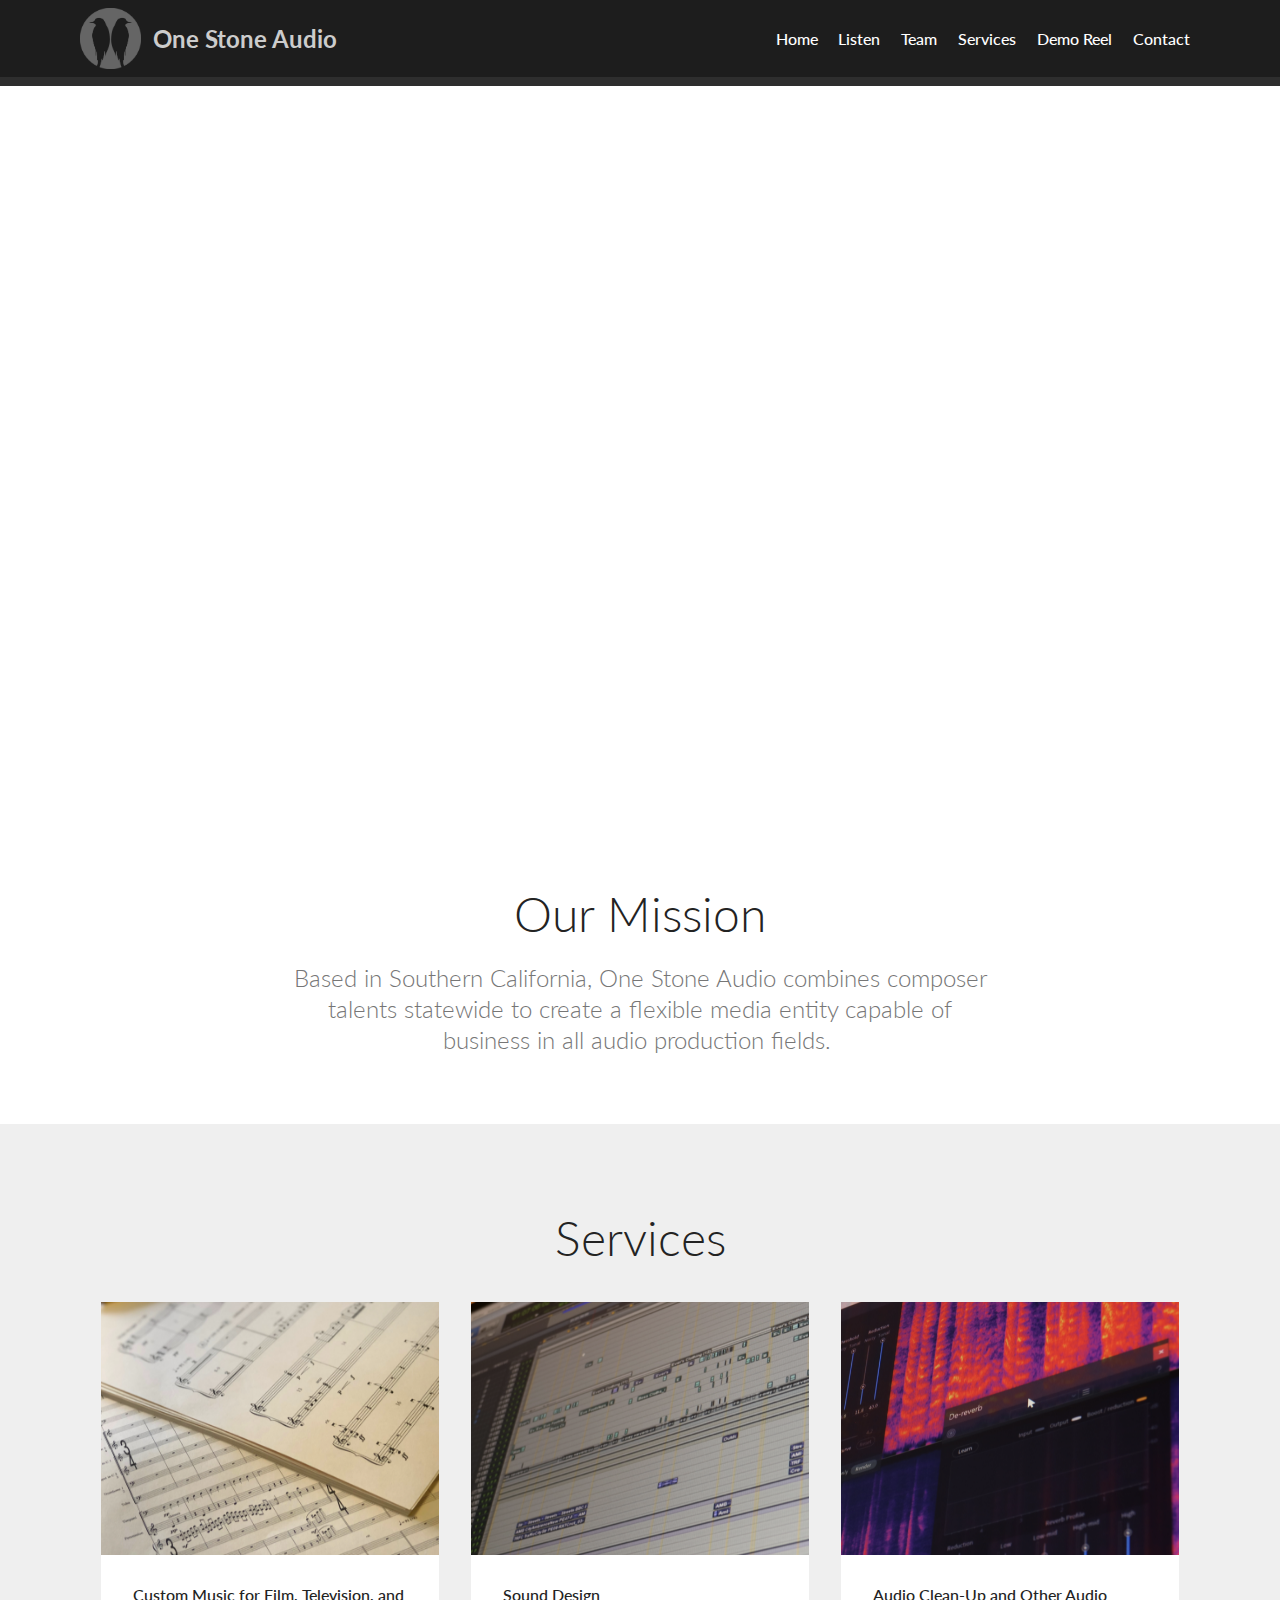
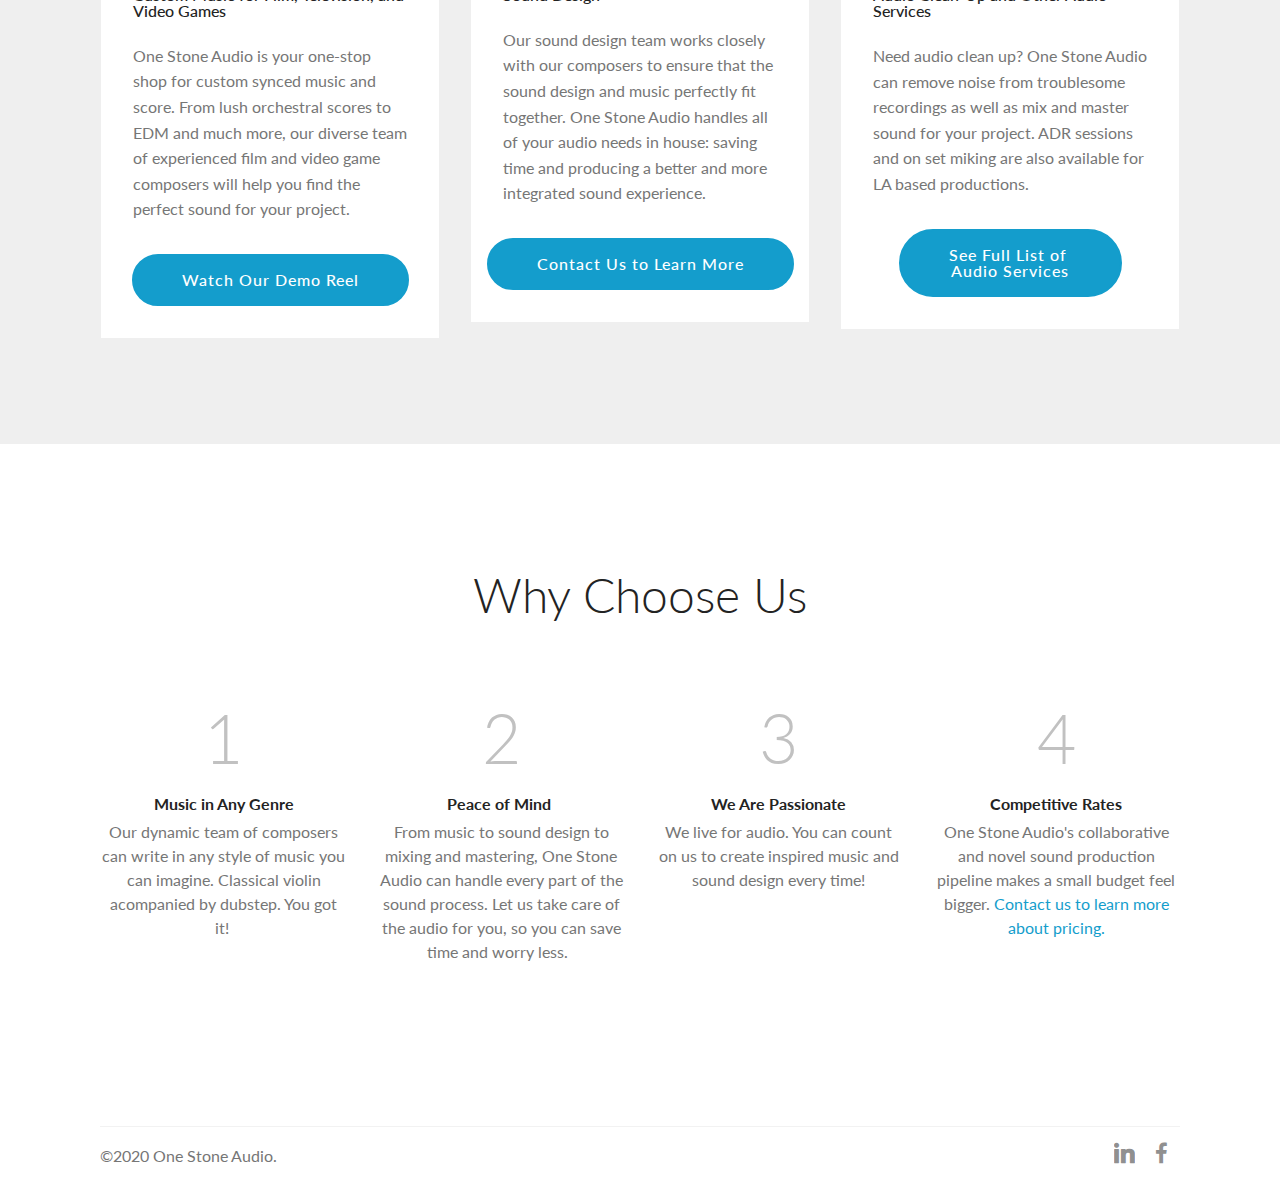
<file: index.html>
<!DOCTYPE html>
<html  >
<head>
  <!-- Site made with Mobirise Website Builder v4.12.4, https://mobirise.com -->
  <meta charset="UTF-8">
  <meta http-equiv="X-UA-Compatible" content="IE=edge">
  <meta name="generator" content="Mobirise v4.12.4, mobirise.com">
  <meta name="viewport" content="width=device-width, initial-scale=1, minimum-scale=1">
  <link rel="shortcut icon" href="assets/images/one-stone-logo.png" type="image/x-icon">
 
  <meta name="title" content="One Stone Audio Home - Music and Sound Design for Film and Video Games">
<meta name="description" content="One Stone Audio combines composer and sound designer talents to create a flexible media entity capable of business in all audio production fields. ">
<meta name="keywords" content="music, score, composer, film, video games, audio, sound design, composer">
<meta name="robots" content="index, follow">
<meta http-equiv="Content-Type" content="text/html; charset=utf-8">
<meta name="language" content="English">
<meta name="revisit-after" content="5 days">

  
  
  <title>Home</title>
  <link rel="stylesheet" href="assets/web/assets/mobirise-icons/mobirise-icons.css">
  <link rel="stylesheet" href="assets/bootstrap/css/bootstrap.min.css">
  <link rel="stylesheet" href="assets/bootstrap/css/bootstrap-grid.min.css">
  <link rel="stylesheet" href="assets/bootstrap/css/bootstrap-reboot.min.css">
  <link rel="stylesheet" href="assets/tether/tether.min.css">
  <link rel="stylesheet" href="assets/dropdown/css/style.css">
  <link rel="stylesheet" href="assets/socicon/css/styles.css">
  <link rel="stylesheet" href="assets/theme/css/style.css">
  <link rel="preload" as="style" href="assets/mobirise/css/mbr-additional.css"><link rel="stylesheet" href="assets/mobirise/css/mbr-additional.css" type="text/css">
  
  <!-- Global site tag (gtag.js) - Google Analytics -->
<script async src="https://www.googletagmanager.com/gtag/js?id=UA-174538775-1"></script>
<script>
  window.dataLayer = window.dataLayer || [];
  function gtag(){dataLayer.push(arguments);}
  gtag('js', new Date());

  gtag('config', 'UA-174538775-1');
</script>


  
</head>
<body>
  <section class="menu cid-s3xe0LIO3Q" once="menu" id="menu1-0">

    

    <nav class="navbar navbar-expand beta-menu navbar-dropdown align-items-center navbar-fixed-top navbar-toggleable-sm">
        <button class="navbar-toggler navbar-toggler-right" type="button" data-toggle="collapse" data-target="#navbarSupportedContent" aria-controls="navbarSupportedContent" aria-expanded="false" aria-label="Toggle navigation">
            <div class="hamburger">
                <span></span>
                <span></span>
                <span></span>
                <span></span>
            </div>
        </button>
        <div class="menu-logo">
            <div class="navbar-brand">
                <span class="navbar-logo">
                    <a href="index.html">
                         <img src="assets/images/one-stone-logo.png" alt="One Stone Audio" title="" style="height: 3.8rem;">
                    </a>
                </span>
                <span class="navbar-caption-wrap"><a class="navbar-caption text-danger display-5" href="index.html">
                        One Stone Audio</a></span>
            </div>
        </div>
        <div class="collapse navbar-collapse" id="navbarSupportedContent">
            <ul class="navbar-nav nav-dropdown nav-right" data-app-modern-menu="true"><li class="nav-item">
                    <a class="nav-link link text-white display-4" href="index.html">Home</a>
                </li><li class="nav-item"><a class="nav-link link text-white display-4" href="listen.html">Listen</a></li><li class="nav-item"><a class="nav-link link text-white display-4" href="team.html">Team</a></li>
                <li class="nav-item">
                    <a class="nav-link link text-white display-4" href="services.html">Services</a>
                </li>
              <li class="nav-item"><a class="nav-link link text-white display-4" href="demoreel.html">Demo Reel</a></li>
              <li class="nav-item"><a class="nav-link link text-white display-4" href="contact.html">Contact</a></li></ul>
            
        </div>
    </nav>
</section>

<section class="engine"><a href="">free css templates</a></section><section once="footers" class="cid-s3xeMlbqXs" id="footer6-1">

    

    

    <div class="container">
        <div class="media-container-row align-center mbr-white">
            <div class="col-12">
                <p class="mbr-text mb-0 mbr-fonts-style display-7">
                    one stone audio
                </p>
            </div>
        </div>
    </div>
</section>

<section class="cid-s4bJv3gTr4" id="video3-1o">

    
    
    <figure class="mbr-figure align-center container">
        <div class="video-block" style="width: 100%;">
            <div><iframe class="mbr-embedded-video" src="https://www.youtube.com/embed/HEeKEgPKRps?rel=0&amp;amp;showinfo=0&amp;autoplay=0&amp;loop=0" width="1280" height="720" frameborder="0" allowfullscreen></iframe></div>
        </div>
    </figure>
</section>

<section class="mbr-section content4 cid-s3xfy9XUdk" id="content4-3">

    

    <div class="container">
        <div class="media-container-row">
            <div class="title col-12 col-md-8">
                <h2 class="align-center pb-3 mbr-fonts-style display-2">
                    Our Mission</h2>
                <h3 class="mbr-section-subtitle align-center mbr-light mbr-fonts-style display-5">Based in Southern California, One Stone Audio combines composer talents statewide to create a flexible media entity capable of business in all audio production fields.&nbsp;</h3>
                
            </div>
        </div>
    </div>
</section>

<section class="features3 cid-s476IHUMYf" id="features3-1j">

    

    
    <div class="container">
            <h2 class="align-center pb-3 mbr-fonts-style display-2">
                    Services</h2>
        <div class="media-container-row">
            <div class="card p-3 col-12 col-md-6 col-lg-4">
                <div class="card-wrapper">
                    <div class="card-img">
                        <img src="assets/images/homephoto-3.png" alt="one stone audio" title="">
                    </div>
                    <div class="card-box">
                        <h4 class="card-title mbr-fonts-style display-7">Custom Music for Film, Television, and Video Games</h4>
                        <p class="mbr-text mbr-fonts-style display-7">
                            One Stone Audio is your one-stop shop for custom synced music and score. From lush orchestral scores to EDM and much more, our diverse team of experienced film and video game composers will help you find the perfect sound for your project.
                        </p>
                    </div>
                    <div class="mbr-section-btn text-center"><a href="demoreel.html" class="btn btn-primary display-4">
                            Watch Our Demo Reel</a></div>
                </div>
            </div>

            <div class="card p-3 col-12 col-md-6 col-lg-4">
                <div class="card-wrapper">
                    <div class="card-img">
                        <img src="assets/images/homephoto-4.png" alt="one stone audio" title="">
                    </div>
                    <div class="card-box">
                        <h4 class="card-title mbr-fonts-style display-7"><div><span style="color: inherit; font-size: 1rem;">Sound Design</span><br></div></h4>
                        <p class="mbr-text mbr-fonts-style display-7">
                            Our sound design team works closely with our composers to ensure that the sound design and music perfectly fit together. One Stone Audio handles all of your audio needs in house: saving time and producing a better and more integrated sound experience. 
                        </p>
                    </div>
                    <div class="mbr-section-btn text-center"><a href="contact.html" class="btn btn-primary display-4">Contact Us to Learn More
                        </a></div>
                </div>
            </div>

            <div class="card p-3 col-12 col-md-6 col-lg-4">
                <div class="card-wrapper">
                    <div class="card-img">
                        <img src="assets/images/homephoto-5.png" alt="one stone audio" title="">
                    </div>
                    <div class="card-box">
                        <h4 class="card-title mbr-fonts-style display-7"><div><span style="color: inherit; font-size: 1rem;">Audio Clean-Up and Other Audio Services</span><br></div></h4>
                        <p class="mbr-text mbr-fonts-style display-7">Need audio clean up? One Stone Audio can remove noise from troublesome recordings as well as mix and master sound for your project. ADR sessions and on set miking are also available for LA based productions.
                        </p>
                    </div>
                    <div class="mbr-section-btn text-center"><a href="services.html" class="btn btn-primary display-4">
                            See Full List of&nbsp;<br>Audio Services</a></div>
                </div>
            </div>

            
        </div>
    </div>
</section>

<section class="counters6 counters cid-s476b4HI2S" id="counters6-1h">

    

    

    <div class="container pt-4 mt-2">
        <h2 class="mbr-section-title pb-3 align-center mbr-fonts-style display-2">Why Choose Us</h2>
        <h3 class="mbr-section-subtitle pb-5 align-center mbr-fonts-style display-5"></h3>
        <div>
                <div class="cards-container">
                    <div class="card col-12 col-md-6 col-lg-3 pb-md-4">
                        <div class="panel-item align-center">
                            <div class="card-img pb-3">
                                <h3 class="img-text mbr-fonts-style display-1">1</h3>
                            </div>
                            <div class="card-text">
                                <h4 class="mbr-content-title mbr-bold mbr-fonts-style display-7">Music in Any Genre</h4>
                                <p class="mbr-content-text mbr-fonts-style display-7">
                                    Our dynamic team of composers can write in any style of music you can imagine. Classical violin acompanied by dubstep. You got it!&nbsp;</p>
                            </div>
                        </div>
                    </div>
                    <div class="card col-12 col-md-6 col-lg-3 pb-md-4">
                        <div class="panel-item align-center">
                            <div class="card-img pb-3">
                                <h3 class="img-text mbr-fonts-style display-1">2</h3>
                            </div>
                            <div class="card-text">
                                <h4 class="mbr-content-title mbr-bold mbr-fonts-style display-7">Peace of Mind&nbsp;</h4>
                                <p class="mbr-content-text mbr-fonts-style display-7">From music to sound design to mixing and mastering, One Stone Audio can handle every part of the sound process. Let us take care of the audio for you, so you can save time and worry less. &nbsp;</p>
                            </div>
                        </div>
                    </div>
                    <div class="card col-12 col-md-6 col-lg-3">
                        <div class="panel-item align-center">
                            <div class="card-img pb-3">
                                <h3 class="img-text mbr-fonts-style display-1">3</h3>
                            </div>
                            <div class="card-text">
                                <h4 class="mbr-content-title mbr-bold mbr-fonts-style display-7">We Are Passionate</h4>
                                <p class="mbr-content-text mbr-fonts-style display-7">
                                        We live for audio. You can count on us to create inspired music and sound design every time!</p>
                            </div>
                        </div>
                    </div>
                    <div class="card col-12 col-md-6 col-lg-3 last-child">
                        <div class="panel-item align-center">
                            <div class="card-img pb-3">
                                <h3 class="img-text mbr-fonts-style display-1">4</h3>
                            </div>
                            <div class="card-texts">
                                <h4 class="mbr-content-title mbr-bold mbr-fonts-style display-7">
                                    Competitive Rates</h4>
                                <p class="mbr-content-text mbr-fonts-style display-7">One Stone Audio's collaborative and novel sound production pipeline makes a small budget feel bigger. <a href="contact.html">Contact us to learn more about pricing.</a></p>
                            </div>
                        </div>
                    </div>
                </div>
            </div>
    </div>
</section>

<section class="cid-s3xeOrlrfE" id="footer5-2">

    

    

    <div class="container">
        <div class="media-container-row">
            <div class="col-md-3">
                
            </div>
            <div class="col-md-9">
                <p class="mbr-text align-right links mbr-fonts-style display-7"></p>
            </div>
        </div>
        <div class="footer-lower">
            <div class="media-container-row">
                <div class="col-md-12">
                    <hr>
                </div>
            </div>
            <div class="media-container-row mbr-white">
                <div class="col-md-6 copyright">
                    <p class="mbr-text mbr-fonts-style display-7">
                        ©2020 One Stone Audio.
                    </p>
                </div>
                <div class="col-md-6">
                    <div class="social-list align-right">
                        <div class="soc-item">
                            <a href="https://www.linkedin.com/company/one-stone-audio/" target="_blank">
                                <span class="mbr-iconfont mbr-iconfont-social socicon-linkedin socicon"></span>
                            </a>
                        </div>
                        <div class="soc-item">
                            <a href="https://www.facebook.com/onestoneaudio" target="_blank">
                                <span class="mbr-iconfont mbr-iconfont-social socicon-facebook socicon"></span>
                            </a>
                        </div>
                        
                        
                        
                        
                    </div>
                </div>
            </div>
        </div>
    </div>
</section>


  <script src="assets/web/assets/jquery/jquery.min.js"></script>
  <script src="assets/popper/popper.min.js"></script>
  <script src="assets/bootstrap/js/bootstrap.min.js"></script>
  <script src="assets/tether/tether.min.js"></script>
  <script src="assets/smoothscroll/smooth-scroll.js"></script>
  <script src="assets/dropdown/js/nav-dropdown.js"></script>
  <script src="assets/dropdown/js/navbar-dropdown.js"></script>
  <script src="assets/touchswipe/jquery.touch-swipe.min.js"></script>
  <script src="assets/theme/js/script.js"></script>
  
  
</body>
</html>
</file>
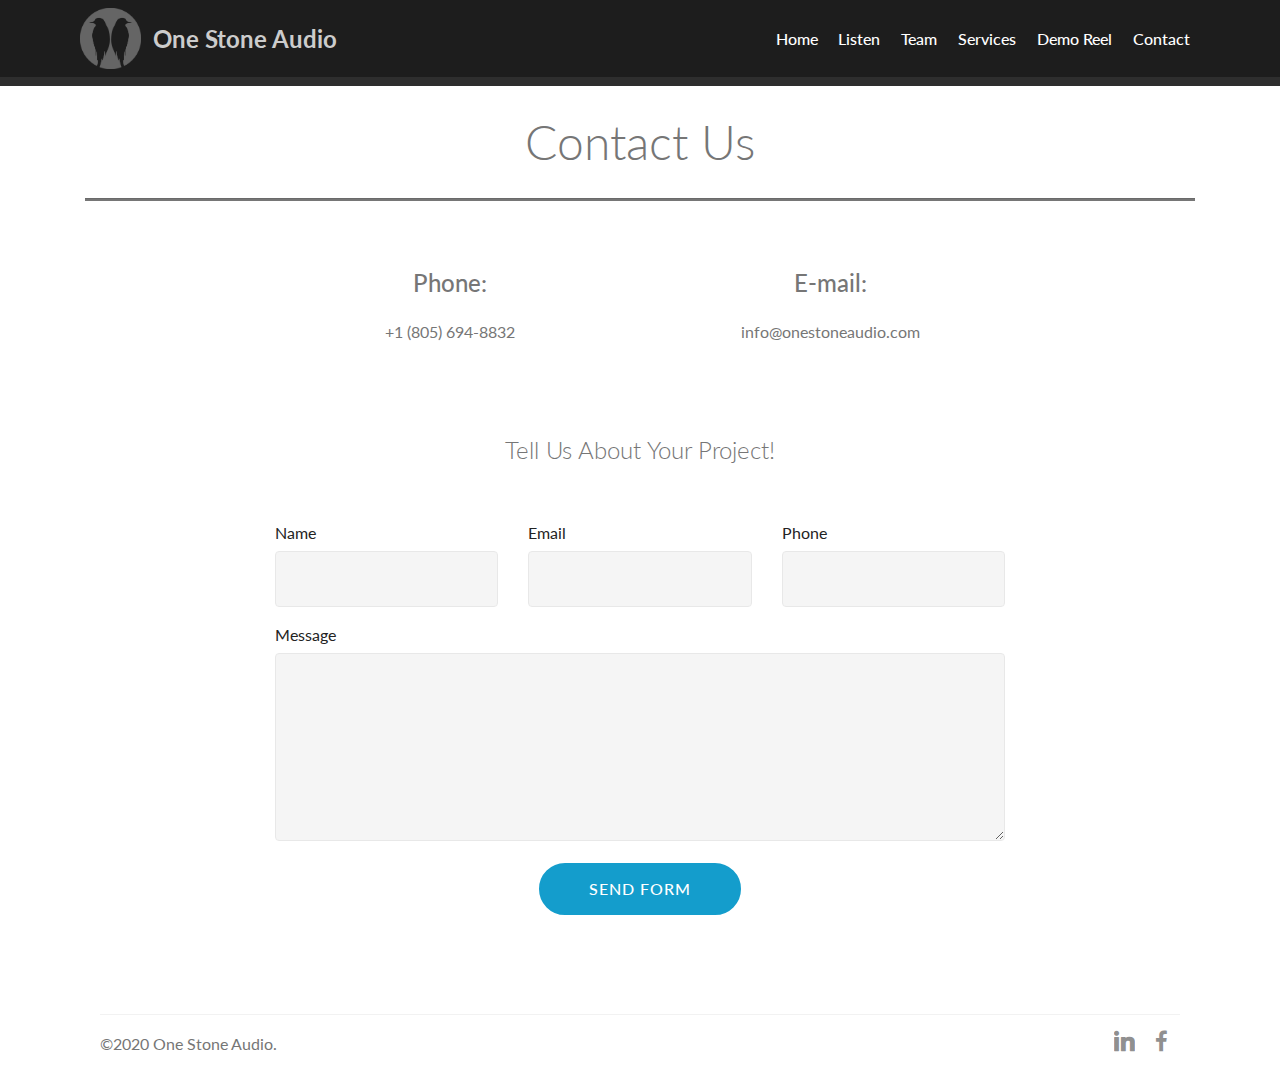
<file: contact.html>
<!DOCTYPE html>
<html  >
<head>
  <!-- Site made with Mobirise Website Builder v4.12.4, https://mobirise.com -->
  <meta charset="UTF-8">
  <meta http-equiv="X-UA-Compatible" content="IE=edge">
  <meta name="generator" content="Mobirise v4.12.4, mobirise.com">
  <meta name="viewport" content="width=device-width, initial-scale=1, minimum-scale=1">
  <link rel="shortcut icon" href="assets/images/one-stone-logo.png" type="image/x-icon">
  <meta name="description" content="Web Creator Description">
  
  
  <title>Contact</title>
  <link rel="stylesheet" href="assets/web/assets/mobirise-icons/mobirise-icons.css">
  <link rel="stylesheet" href="assets/bootstrap/css/bootstrap.min.css">
  <link rel="stylesheet" href="assets/bootstrap/css/bootstrap-grid.min.css">
  <link rel="stylesheet" href="assets/bootstrap/css/bootstrap-reboot.min.css">
  <link rel="stylesheet" href="assets/socicon/css/styles.css">
  <link rel="stylesheet" href="assets/dropdown/css/style.css">
  <link rel="stylesheet" href="assets/tether/tether.min.css">
  <link rel="stylesheet" href="assets/theme/css/style.css">
  <link rel="preload" as="style" href="assets/mobirise/css/mbr-additional.css"><link rel="stylesheet" href="assets/mobirise/css/mbr-additional.css" type="text/css">
  
  <!-- Global site tag (gtag.js) - Google Analytics -->
<script async src="https://www.googletagmanager.com/gtag/js?id=UA-174538775-1"></script>
<script>
  window.dataLayer = window.dataLayer || [];
  function gtag(){dataLayer.push(arguments);}
  gtag('js', new Date());

  gtag('config', 'UA-174538775-1');
</script>


  
</head>
<body>
  <section class="menu cid-s3CsjUuFHe" once="menu" id="menu1-i">

    

    <nav class="navbar navbar-expand beta-menu navbar-dropdown align-items-center navbar-fixed-top navbar-toggleable-sm">
        <button class="navbar-toggler navbar-toggler-right" type="button" data-toggle="collapse" data-target="#navbarSupportedContent" aria-controls="navbarSupportedContent" aria-expanded="false" aria-label="Toggle navigation">
            <div class="hamburger">
                <span></span>
                <span></span>
                <span></span>
                <span></span>
            </div>
        </button>
        <div class="menu-logo">
            <div class="navbar-brand">
                <span class="navbar-logo">
                    <a href="index.html">
                         <img src="assets/images/one-stone-logo.png" alt="One Stone Audio" title="" style="height: 3.8rem;">
                    </a>
                </span>
                <span class="navbar-caption-wrap"><a class="navbar-caption text-danger display-5" href="index.html">
                        One Stone Audio</a></span>
            </div>
        </div>
        <div class="collapse navbar-collapse" id="navbarSupportedContent">
            <ul class="navbar-nav nav-dropdown nav-right" data-app-modern-menu="true"><li class="nav-item">
                    <a class="nav-link link text-white display-4" href="index.html">Home</a>
                </li><li class="nav-item"><a class="nav-link link text-white display-4" href="listen.html">Listen</a></li><li class="nav-item"><a class="nav-link link text-white display-4" href="team.html">Team</a></li>
                <li class="nav-item">
                    <a class="nav-link link text-white display-4" href="services.html">Services</a>
                </li>
              <li class="nav-item"><a class="nav-link link text-white display-4" href="demoreel.html">Demo Reel</a></li>
              <li class="nav-item"><a class="nav-link link text-white display-4" href="contact.html">Contact</a></li></ul>
            
        </div>
    </nav>
</section>

<section class="engine"><a href="https://mobirise.info/x">free css templates</a></section><section once="footers" class="cid-s3xeMlbqXs" id="footer6-1">

    

    

    <div class="container">
        <div class="media-container-row align-center mbr-white">
            <div class="col-12">
                <p class="mbr-text mb-0 mbr-fonts-style display-7">
                    one stone audio
                </p>
            </div>
        </div>
    </div>
</section>

<section class="mbr-section article content9 cid-s3CElwEc18" id="content9-1d">
    
     

    <div class="container">
        <div class="inner-container" style="width: 100%;">
           
            <div class="section-text align-center mbr-fonts-style display-2">
                    Contact Us</div>
            <hr class="line" style="width: 100%;">
        </div>
        </div>
</section>

<section class="mbr-section contacts2 cid-s3CD25SFJi" id="contacts2-1b">
    <!---->
    
    <!---->
    <!--Overlay-->
    
    <!--Container-->
    <div class="container">
        <div class="row">
            <!--Titles-->
            <div class="title col-12">
                <h2 class="align-left mbr-fonts-style display-1"></h2>
                
            </div>
            <div class="col-12">
                <div class="row justify-content-center">
                    
                    <div class="col-12 col-md-4">
                        <div class="b b-phone">
                            <h5 class="align-left mbr-fonts-style m-0 display-5">
                                Phone:
                            </h5>
                            <p class="mbr-text align-left mbr-fonts-style display-7">
                                +1 (805)&nbsp;694-8832‬ </p>
                        </div>
                    </div>
                    <div class="col-12 col-md-4">
                        <div class="b b-mail">
                            <h5 class="align-left mbr-fonts-style m-0 display-5">
                                E-mail:
                            </h5>
                            <p class="mbr-text align-left mbr-fonts-style display-7">
                                info@onestoneaudio.com</p>
                        </div>
                    </div>
                </div>
            </div>
        </div>
    </div>
</section>

<section class="mbr-section form1 cid-s3CDkIY4MM" id="form1-1c">

    

    
    <div class="container">
        <div class="row justify-content-center">
            <div class="title col-12 col-lg-8">
               
                <h3 class="mbr-section-subtitle align-center mbr-light pb-3 mbr-fonts-style display-5">
                    Tell Us About Your Project!</h3>
            </div>
        </div>
    </div>
    <div class="container">
        <div class="row justify-content-center">
            <div class="media-container-column col-lg-8" data-form-type="formoid">
                <!---Formbuilder Form--->
                <form action="https://mobirise.com/" method="POST" class="mbr-form form-with-styler" data-form-title="Contact Form"><input type="hidden" name="email" data-form-email="true" value="bPii3XL6jHsGyL2GfAzNxYeBqKlLCXoi++2OzRmc9p4AAELZjzjegXC5SWPah8dfvHbnWX7i9bZkCqzILYYDKbL1pETbg/YksvIavgWlyQ9l59aos7IVVmhiFazzgCKn">
                    <div class="row">
                        <div hidden="hidden" data-form-alert="" class="alert alert-success col-12">Thanks for filling out the form!</div>
                        <div hidden="hidden" data-form-alert-danger="" class="alert alert-danger col-12">
                        </div>
                    </div>
                    <div class="dragArea row">
                        <div class="col-md-4  form-group" data-for="name">
                            <label for="name-form1-1c" class="form-control-label mbr-fonts-style display-7">Name</label>
                            <input type="text" name="name" data-form-field="Name" required="required" class="form-control display-7" id="name-form1-1c">
                        </div>
                        <div class="col-md-4  form-group" data-for="email">
                            <label for="email-form1-1c" class="form-control-label mbr-fonts-style display-7">Email</label>
                            <input type="email" name="email" data-form-field="Email" required="required" class="form-control display-7" id="email-form1-1c">
                        </div>
                        <div data-for="phone" class="col-md-4  form-group">
                            <label for="phone-form1-1c" class="form-control-label mbr-fonts-style display-7">Phone</label>
                            <input type="tel" name="phone" data-form-field="Phone" class="form-control display-7" id="phone-form1-1c">
                        </div>
                        <div data-for="message" class="col-md-12 form-group">
                            <label for="message-form1-1c" class="form-control-label mbr-fonts-style display-7">Message</label>
                            <textarea name="message" data-form-field="Message" class="form-control display-7" id="message-form1-1c"></textarea>
                        </div>
                        <div class="col-md-12 input-group-btn align-center">
                            <button type="submit" class="btn btn-primary btn-form display-4">SEND FORM</button>
                        </div>
                    </div>
                </form><!---Formbuilder Form--->
            </div>
        </div>
    </div>
</section>

<section class="cid-s3CsjVdwCB" id="footer5-l">

    

    

    <div class="container">
        <div class="media-container-row">
            <div class="col-md-3">
                
            </div>
            <div class="col-md-9">
                <p class="mbr-text align-right links mbr-fonts-style display-7"></p>
            </div>
        </div>
        <div class="footer-lower">
            <div class="media-container-row">
                <div class="col-md-12">
                    <hr>
                </div>
            </div>
            <div class="media-container-row mbr-white">
                <div class="col-md-6 copyright">
                    <p class="mbr-text mbr-fonts-style display-7">
                        ©2020 One Stone Audio.
                    </p>
                </div>
                <div class="col-md-6">
                    <div class="social-list align-right">
                        <div class="soc-item">
                            <a href="https://www.linkedin.com/company/one-stone-audio/" target="_blank">
                                <span class="mbr-iconfont mbr-iconfont-social socicon-linkedin socicon"></span>
                            </a>
                        </div>
                        <div class="soc-item">
                            <a href="https://www.facebook.com/onestoneaudio" target="_blank">
                                <span class="mbr-iconfont mbr-iconfont-social socicon-facebook socicon"></span>
                            </a>
                        </div>
                        
                        
                        
                        
                    </div>
                </div>
            </div>
        </div>
    </div>
</section>


  <script src="assets/web/assets/jquery/jquery.min.js"></script>
  <script src="assets/popper/popper.min.js"></script>
  <script src="assets/bootstrap/js/bootstrap.min.js"></script>
  <script src="assets/smoothscroll/smooth-scroll.js"></script>
  <script src="assets/dropdown/js/nav-dropdown.js"></script>
  <script src="assets/dropdown/js/navbar-dropdown.js"></script>
  <script src="assets/touchswipe/jquery.touch-swipe.min.js"></script>
  <script src="assets/tether/tether.min.js"></script>
  <script src="assets/theme/js/script.js"></script>
  <script src="assets/formoid/formoid.min.js"></script>
  
  
</body>
</html>
</file>
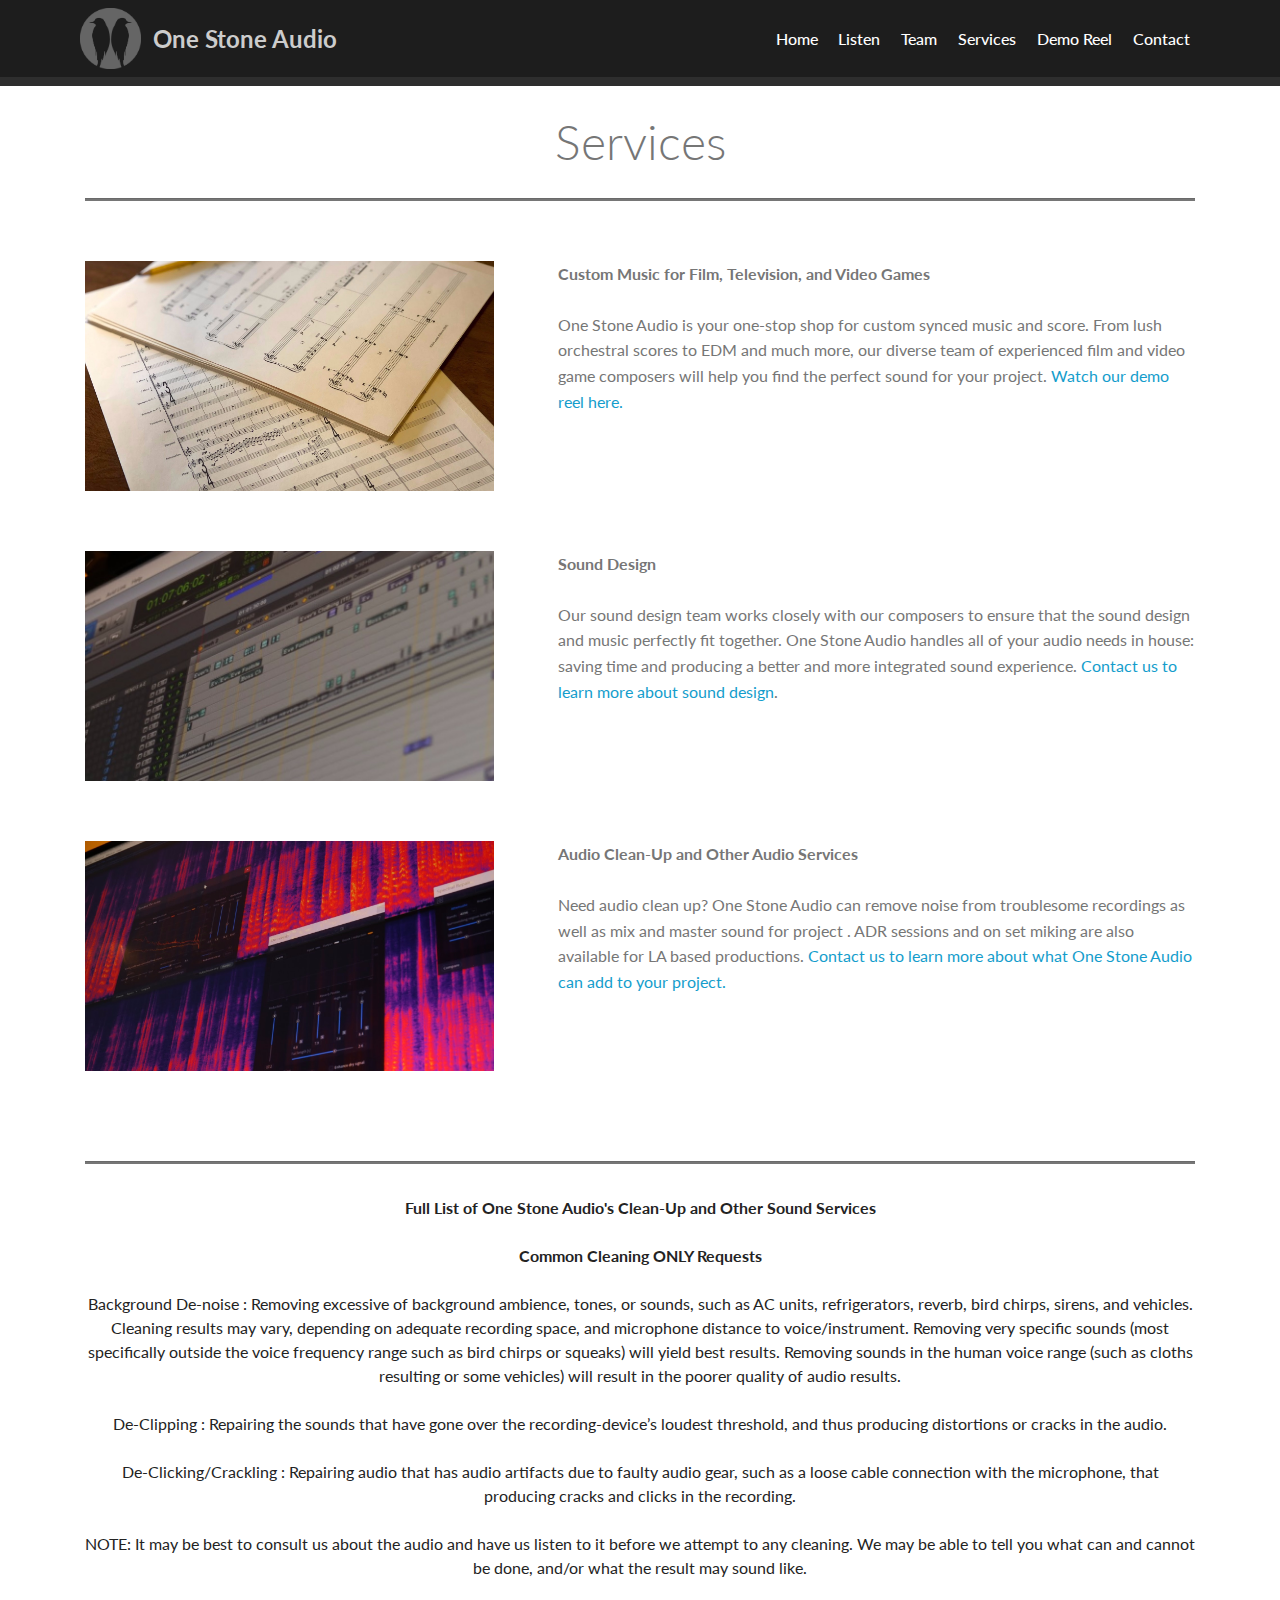
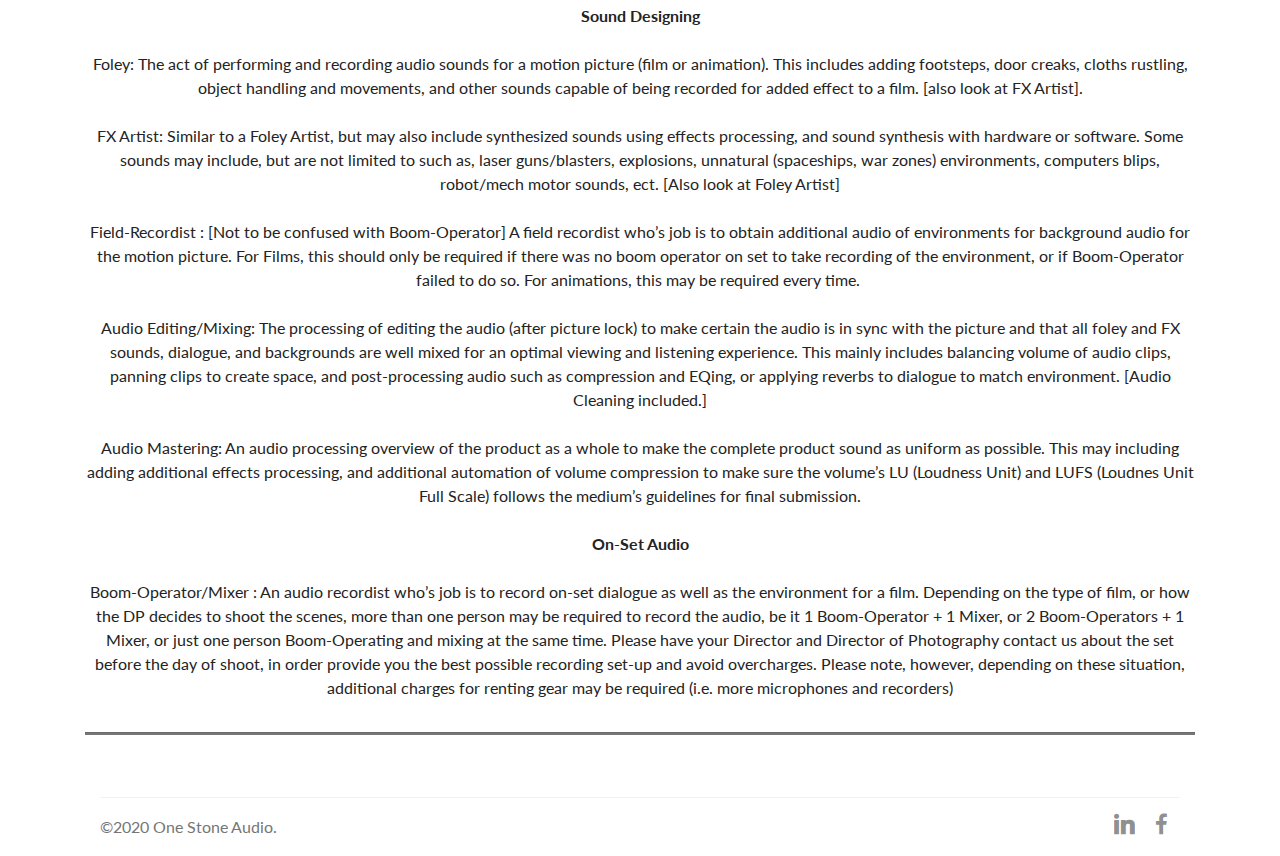
<file: services.html>
<!DOCTYPE html>
<html  >
<head>
  <!-- Site made with Mobirise Website Builder v4.12.4, https://mobirise.com -->
  <meta charset="UTF-8">
  <meta http-equiv="X-UA-Compatible" content="IE=edge">
  <meta name="generator" content="Mobirise v4.12.4, mobirise.com">
  <meta name="viewport" content="width=device-width, initial-scale=1, minimum-scale=1">
  <link rel="shortcut icon" href="assets/images/one-stone-logo.png" type="image/x-icon">
  <meta name="description" content="Web Creator Description">
  
  
  <title>Services</title>
  <link rel="stylesheet" href="assets/web/assets/mobirise-icons/mobirise-icons.css">
  <link rel="stylesheet" href="assets/bootstrap/css/bootstrap.min.css">
  <link rel="stylesheet" href="assets/bootstrap/css/bootstrap-grid.min.css">
  <link rel="stylesheet" href="assets/bootstrap/css/bootstrap-reboot.min.css">
  <link rel="stylesheet" href="assets/tether/tether.min.css">
  <link rel="stylesheet" href="assets/dropdown/css/style.css">
  <link rel="stylesheet" href="assets/socicon/css/styles.css">
  <link rel="stylesheet" href="assets/theme/css/style.css">
  <link rel="preload" as="style" href="assets/mobirise/css/mbr-additional.css"><link rel="stylesheet" href="assets/mobirise/css/mbr-additional.css" type="text/css">
  
  
  
</head>
<body>
  <section class="menu cid-s3CshxAkSa" once="menu" id="menu1-e">

    

    <nav class="navbar navbar-expand beta-menu navbar-dropdown align-items-center navbar-fixed-top navbar-toggleable-sm">
        <button class="navbar-toggler navbar-toggler-right" type="button" data-toggle="collapse" data-target="#navbarSupportedContent" aria-controls="navbarSupportedContent" aria-expanded="false" aria-label="Toggle navigation">
            <div class="hamburger">
                <span></span>
                <span></span>
                <span></span>
                <span></span>
            </div>
        </button>
        <div class="menu-logo">
            <div class="navbar-brand">
                <span class="navbar-logo">
                    <a href="index.html">
                         <img src="assets/images/one-stone-logo.png" alt="One Stone Audio" title="" style="height: 3.8rem;">
                    </a>
                </span>
                <span class="navbar-caption-wrap"><a class="navbar-caption text-danger display-5" href="index.html">
                        One Stone Audio</a></span>
            </div>
        </div>
        <div class="collapse navbar-collapse" id="navbarSupportedContent">
            <ul class="navbar-nav nav-dropdown nav-right" data-app-modern-menu="true"><li class="nav-item">
                    <a class="nav-link link text-white display-4" href="index.html">Home</a>
                </li><li class="nav-item"><a class="nav-link link text-white display-4" href="listen.html">Listen</a></li><li class="nav-item"><a class="nav-link link text-white display-4" href="team.html">Team</a></li>
                <li class="nav-item">
                    <a class="nav-link link text-white display-4" href="services.html">Services</a>
                </li>
              <li class="nav-item"><a class="nav-link link text-white display-4" href="demoreel.html">Demo Reel</a></li>
              <li class="nav-item"><a class="nav-link link text-white display-4" href="contact.html">Contact</a></li></ul>
            
        </div>
    </nav>
</section>

<section class="engine"><a href="https://mobirise.info/x">free css templates</a></section><section once="footers" class="cid-s3xeMlbqXs" id="footer6-1">

    

    

    <div class="container">
        <div class="media-container-row align-center mbr-white">
            <div class="col-12">
                <p class="mbr-text mb-0 mbr-fonts-style display-7">
                    one stone audio
                </p>
            </div>
        </div>
    </div>
</section>

<section class="mbr-section article content9 cid-s3CyHITXFV" id="content9-15">
    
     

    <div class="container">
        <div class="inner-container" style="width: 100%;">
            
            <div class="section-text align-center mbr-fonts-style display-2">
                    Services</div>
            <hr class="line" style="width: 100%;">
        </div>
        </div>
</section>

<section class="mbr-section content6 cid-s3CyLP4myx" id="content6-16">
    
     
    
    <div class="container">
        <div class="media-container-row">
            <div >
                <div class="media-container-row">
                    <div class="mbr-figure" style="width: 70%;">
                      <img src="assets/images/custommusci-1.jpeg" alt="One Stone Audio" title="">  
                    </div>
                    <div class="media-content">
                        <div class="mbr-section-text">
                            <p class="mbr-text mb-0 mbr-fonts-style display-7"><strong>Custom Music for Film, Television, and Video Games</strong><br><br>One Stone Audio is your one-stop shop for custom synced music and score. From lush orchestral scores to EDM and much more, our diverse team of experienced film and video game composers will help you find the perfect sound for your project. <a href="demoreel.html">Watch our demo reel here.</a><br></p>
                        </div>
                    </div>
                </div>
            </div>
        </div>
    </div>
</section>

<section class="mbr-section content6 cid-s3Czo460h4" id="content6-17">
    
     
    
    <div class="container">
        <div class="media-container-row">
            <div >
                <div class="media-container-row">
                    <div class="mbr-figure" style="width: 70%;">
                      <img src="assets/images/sounddesign.jpeg" alt="One Stone Audio" title="">  
                    </div>
                    <div class="media-content">
                        <div class="mbr-section-text">
                            <p class="mbr-text mb-0 mbr-fonts-style display-7"><strong>Sound Design</strong><br><br>Our sound design team works closely with our composers to ensure that the sound design and music perfectly fit together. One Stone Audio handles all of your audio needs in house: saving time and producing a better and more integrated sound experience. <a href="contact.html">Contact us to learn more about sound design</a>.<br></p>
                        </div>
                    </div>
                </div>
            </div>
        </div>
    </div>
</section>

<section class="mbr-section content6 cid-s3CAS7hpSb" id="content6-18">
    
     
    
    <div class="container">
        <div class="media-container-row">
            <div >
                <div class="media-container-row">
                    <div class="mbr-figure" style="width: 70%;">
                      <img src="assets/images/cleanup.jpeg" alt="One Stone Audio" title="">  
                    </div>
                    <div class="media-content">
                        <div class="mbr-section-text">
                            <p class="mbr-text mb-0 mbr-fonts-style display-7"><strong>Audio Clean-Up and Other Audio Services<br></strong><br>Need audio clean up? One Stone Audio can remove noise from troublesome recordings as well as mix and master sound for project . ADR sessions and on set miking are also available for LA based productions. <a href="contact.html">Contact us to learn more about what One Stone Audio can add to your project.</a><br></p>
                        </div>
                    </div>
                </div>
            </div>
        </div>
    </div>
</section>

<section class="mbr-section article content9 cid-s3CC6JAqcp" id="content9-1a">
    
     

    <div class="container">
        <div class="inner-container" style="width: 100%;">
            <hr class="line" style="width: 100%;">
            <div class="section-text align-center mbr-fonts-style display-7"><strong>Full List of One Stone Audio's Clean-Up and Other Sound Services</strong><div><strong><br></strong></div><div><strong>Common Cleaning ONLY Requests</strong></div><div><br></div><div>Background De-noise : Removing excessive of background ambience, tones, or sounds, such as AC units, refrigerators, reverb, bird chirps, sirens, and vehicles. Cleaning results may vary, depending on adequate recording space, and microphone distance to voice/instrument. Removing very specific sounds (most specifically outside the voice frequency range such as bird chirps or squeaks) will yield best results. Removing sounds in the human voice range (such as cloths resulting or some vehicles) will result in the poorer quality of audio results.</div><div><br></div><div>De-Clipping : Repairing the sounds that have gone over the recording-device’s loudest threshold, and thus producing distortions or cracks in the audio.</div><div><br></div><div>De-Clicking/Crackling : Repairing audio that has audio artifacts due to faulty audio gear, such as a loose cable connection with the microphone, that producing cracks and clicks in the recording.</div><div><br></div><div>NOTE: It may be best to consult us about the audio and have us listen to it before we attempt to any cleaning. We may be able to tell you what can and cannot be done, and/or what the result may sound like.</div><div><br></div><div><strong>Sound Designing</strong></div><div><br></div><div>Foley: The act of performing and recording audio sounds for a motion picture (film or animation). This includes adding footsteps, door creaks, cloths rustling, object handling and movements, and other sounds capable of being recorded for added effect to a film. [also look at FX Artist].</div><div><br></div><div>FX Artist: Similar to a Foley Artist, but may also include synthesized sounds using effects processing, and sound synthesis with hardware or software. Some sounds may include, but are not limited to such as, laser guns/blasters, explosions, unnatural (spaceships, war zones) environments, computers blips, robot/mech motor sounds, ect. [Also look at Foley Artist]</div><div><br></div><div>Field-Recordist : [Not to be confused with Boom-Operator] A field recordist who’s job is to obtain additional audio of environments for background audio for the motion picture. For Films, this should only be required if there was no boom operator on set to take recording of the environment, or if Boom-Operator failed to do so. For animations, this may be required every time.&nbsp;</div><div><br></div><div>Audio Editing/Mixing: The processing of editing the audio (after picture lock) to make certain the audio is in sync with the picture and that all foley and FX sounds, dialogue, and backgrounds are well mixed for an optimal viewing and listening experience. This mainly includes balancing volume of audio clips, panning clips to create space, and post-processing audio such as compression and EQing, or applying reverbs to dialogue to match environment. [Audio Cleaning included.]</div><div><br></div><div>Audio Mastering: An audio processing overview of the product as a whole to make the complete product sound as uniform as possible. This may including adding additional effects processing, and additional automation of volume compression to make sure the volume’s LU (Loudness Unit) and LUFS (Loudnes Unit Full Scale) follows the medium’s guidelines for final submission.</div><div><br></div><div><strong>On-Set Audio</strong></div><div><br></div><div>Boom-Operator/Mixer : An audio recordist who’s job is to record on-set dialogue as well as the environment for a film. Depending on the type of film, or how the DP decides to shoot the scenes, more than one person may be required to record the audio, be it 1 Boom-Operator + 1 Mixer, or 2 Boom-Operators + 1 Mixer, or just one person Boom-Operating and mixing at the same time. Please have your Director and Director of Photography contact us about the set before the day of shoot, in order provide you the best possible recording set-up and avoid overcharges. Please note, however, depending on these situation, additional charges for renting gear may be required (i.e. more microphones and recorders)</div></div>
            <hr class="line" style="width: 100%;">
        </div>
        </div>
</section>

<section class="cid-s3CshyfpnT" id="footer5-h">

    

    

    <div class="container">
        <div class="media-container-row">
            <div class="col-md-3">
                
            </div>
            <div class="col-md-9">
                <p class="mbr-text align-right links mbr-fonts-style display-7"></p>
            </div>
        </div>
        <div class="footer-lower">
            <div class="media-container-row">
                <div class="col-md-12">
                    <hr>
                </div>
            </div>
            <div class="media-container-row mbr-white">
                <div class="col-md-6 copyright">
                    <p class="mbr-text mbr-fonts-style display-7">
                        ©2020 One Stone Audio.
                    </p>
                </div>
                <div class="col-md-6">
                    <div class="social-list align-right">
                        <div class="soc-item">
                            <a href="https://www.linkedin.com/company/one-stone-audio/" target="_blank">
                                <span class="mbr-iconfont mbr-iconfont-social socicon-linkedin socicon"></span>
                            </a>
                        </div>
                        <div class="soc-item">
                            <a href="https://www.facebook.com/onestoneaudio" target="_blank">
                                <span class="mbr-iconfont mbr-iconfont-social socicon-facebook socicon"></span>
                            </a>
                        </div>
                        
                        
                        
                        
                    </div>
                </div>
            </div>
        </div>
    </div>
</section>


  <script src="assets/web/assets/jquery/jquery.min.js"></script>
  <script src="assets/popper/popper.min.js"></script>
  <script src="assets/bootstrap/js/bootstrap.min.js"></script>
  <script src="assets/tether/tether.min.js"></script>
  <script src="assets/smoothscroll/smooth-scroll.js"></script>
  <script src="assets/dropdown/js/nav-dropdown.js"></script>
  <script src="assets/dropdown/js/navbar-dropdown.js"></script>
  <script src="assets/touchswipe/jquery.touch-swipe.min.js"></script>
  <script src="assets/theme/js/script.js"></script>
  
  
</body>
</html>
</file>
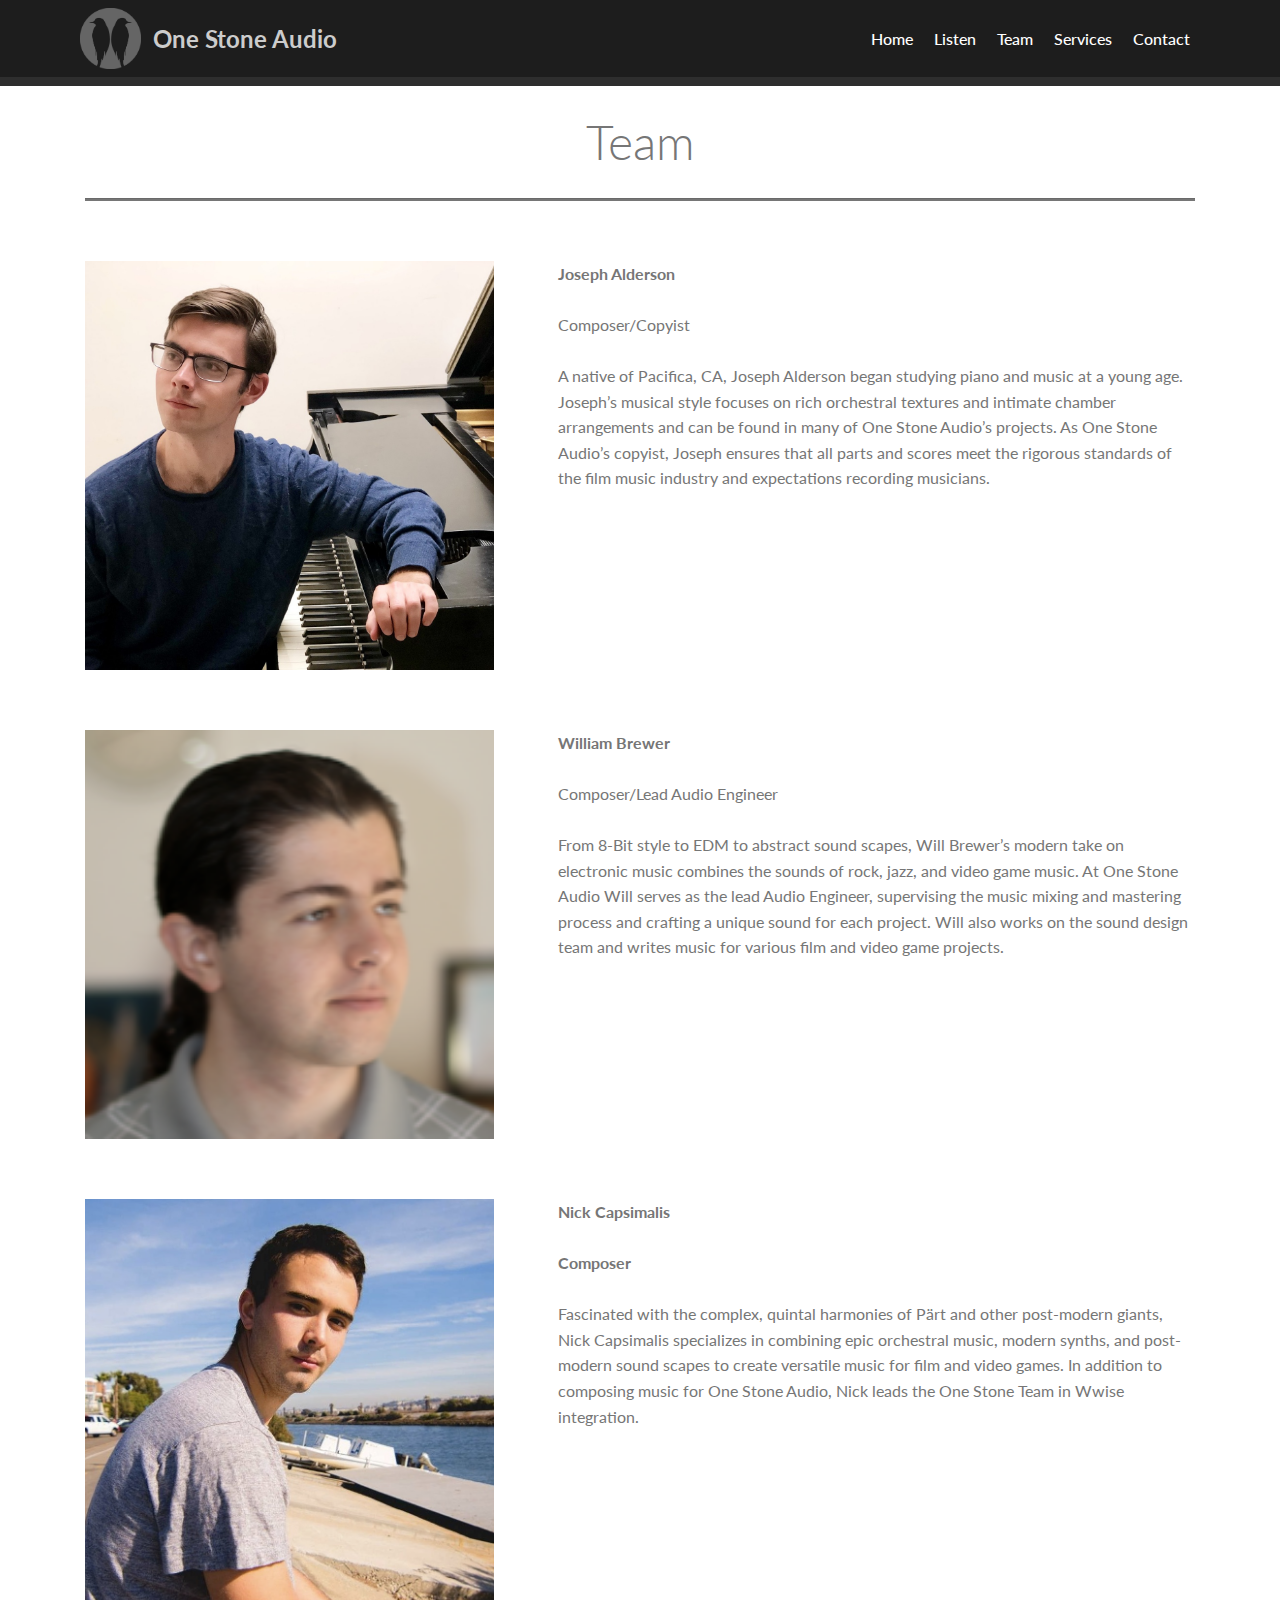
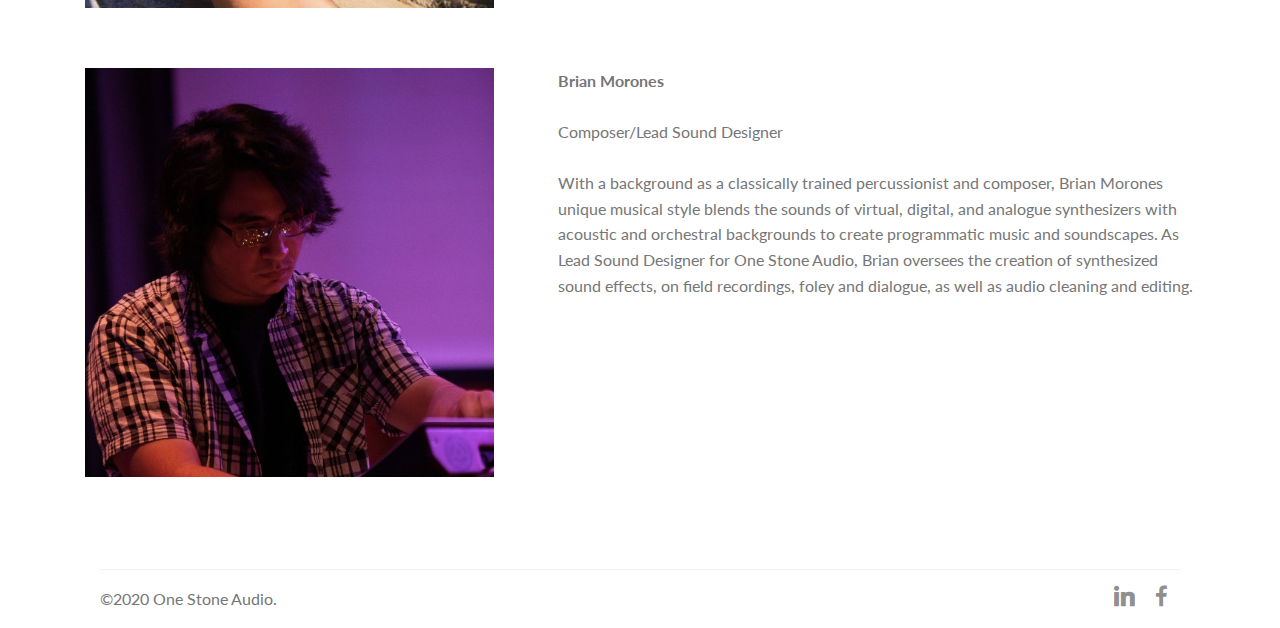
<file: Team.html>
<!DOCTYPE html>
<html  >
<head>
  <!-- Site made with Mobirise Website Builder v4.12.4, https://mobirise.com -->
  <meta charset="UTF-8">
  <meta http-equiv="X-UA-Compatible" content="IE=edge">
  <meta name="generator" content="Mobirise v4.12.4, mobirise.com">
  <meta name="viewport" content="width=device-width, initial-scale=1, minimum-scale=1">
  <link rel="shortcut icon" href="assets/images/one-stone-logo.png" type="image/x-icon">
  <meta name="description" content="Web Creator Description">
  
  
  
  <title>Team</title>
  <link rel="stylesheet" href="assets/web/assets/mobirise-icons/mobirise-icons.css">
  <link rel="stylesheet" href="assets/bootstrap/css/bootstrap.min.css">
  <link rel="stylesheet" href="assets/bootstrap/css/bootstrap-grid.min.css">
  <link rel="stylesheet" href="assets/bootstrap/css/bootstrap-reboot.min.css">
  <link rel="stylesheet" href="assets/tether/tether.min.css">
  <link rel="stylesheet" href="assets/dropdown/css/style.css">
  <link rel="stylesheet" href="assets/socicon/css/styles.css">
  <link rel="stylesheet" href="assets/theme/css/style.css">
  <link rel="preload" as="style" href="assets/mobirise/css/mbr-additional.css"><link rel="stylesheet" href="assets/mobirise/css/mbr-additional.css" type="text/css">
  
  
  
</head>
<body>
  <section class="menu cid-s3Csg70Oy6" once="menu" id="menu1-a">

    

    <nav class="navbar navbar-expand beta-menu navbar-dropdown align-items-center navbar-fixed-top navbar-toggleable-sm">
        <button class="navbar-toggler navbar-toggler-right" type="button" data-toggle="collapse" data-target="#navbarSupportedContent" aria-controls="navbarSupportedContent" aria-expanded="false" aria-label="Toggle navigation">
            <div class="hamburger">
                <span></span>
                <span></span>
                <span></span>
                <span></span>
            </div>
        </button>
        <div class="menu-logo">
            <div class="navbar-brand">
                <span class="navbar-logo">
                    <a href="index.html">
                         <img src="assets/images/one-stone-logo.png" alt="One Stone Audio" title="" style="height: 3.8rem;">
                    </a>
                </span>
                <span class="navbar-caption-wrap"><a class="navbar-caption text-danger display-5" href="index.html">
                        One Stone Audio</a></span>
            </div>
        </div>
        <div class="collapse navbar-collapse" id="navbarSupportedContent">
            <ul class="navbar-nav nav-dropdown nav-right" data-app-modern-menu="true"><li class="nav-item">
                    <a class="nav-link link text-white display-4" href="index.html">Home</a>
                </li><li class="nav-item"><a class="nav-link link text-white display-4" href="listen.html">Listen</a></li><li class="nav-item"><a class="nav-link link text-white display-4" href="team.html">Team</a></li>
                <li class="nav-item">
                    <a class="nav-link link text-white display-4" href="services.html">Services</a>
                </li><li class="nav-item"><a class="nav-link link text-white display-4" href="contact.html">Contact</a></li></ul>
            
        </div>
    </nav>
</section>

<section class="engine"><a href="https://mobirise.info/y">free html site templates</a></section><section once="footers" class="cid-s3Csg7sBmV" id="footer6-b">

    

    

    <div class="container">
        <div class="media-container-row align-center mbr-white">
            <div class="col-12">
                <p class="mbr-text mb-0 mbr-fonts-style display-7">
                    one stone audio
                </p>
            </div>
        </div>
    </div>
</section>

<section class="mbr-section article content9 cid-s3CxBncy62" id="content9-14">
    
     

    <div class="container">
        <div class="inner-container" style="width: 100%;">
            
            <div class="section-text align-center mbr-fonts-style display-2">
                    Team</div>
            <hr class="line" style="width: 100%;">
        </div>
        </div>
</section>

<section class="mbr-section content6 cid-s3CugPbCYm" id="content6-w">
    
     
    
    <div class="container">
        <div class="media-container-row">
            <div >
                <div class="media-container-row">
                    <div class="mbr-figure" style="width: 70%;">
                      <img src="assets/images/josephheadshot.jpeg" alt="One Stone Audio" title="">  
                    </div>
                    <div class="media-content">
                        <div class="mbr-section-text">
                            <p class="mbr-text mb-0 mbr-fonts-style display-7"><strong>Joseph Alderson</strong><br><br>Composer/Copyist<br><br>A native of Pacifica, CA, Joseph Alderson began studying piano and music at a young age. Joseph’s musical style focuses on rich orchestral textures and intimate chamber arrangements and can be found in many of One Stone Audio’s projects. As One Stone Audio’s copyist, Joseph ensures that all parts and scores meet the rigorous standards of the film music industry and expectations recording musicians.&nbsp;<br></p>
                        </div>
                    </div>
                </div>
            </div>
        </div>
    </div>
</section>

<section class="mbr-section content6 cid-s3CvsaIeHI" id="content6-x">
    
     
    
    <div class="container">
        <div class="media-container-row">
            <div >
                <div class="media-container-row">
                    <div class="mbr-figure" style="width: 70%;">
                      <img src="assets/images/willheadshot.png" alt="One Stone Audio" title="">  
                    </div>
                    <div class="media-content">
                        <div class="mbr-section-text">
                            <p class="mbr-text mb-0 mbr-fonts-style display-7"><strong>William Brewer</strong><br><br>Composer/Lead Audio Engineer<br><br>From 8-Bit style to EDM to abstract sound scapes, Will Brewer’s modern take on electronic music combines the sounds of rock, jazz, and video game music. At One Stone Audio Will serves as the lead Audio Engineer, supervising the music mixing and mastering process and crafting a unique sound for each project. Will also works on the sound design team and writes music for various film and video game projects.<br></p>
                        </div>
                    </div>
                </div>
            </div>
        </div>
    </div>
</section>

<section class="mbr-section content6 cid-s3CwqGkJWX" id="content6-y">
    
     
    
    <div class="container">
        <div class="media-container-row">
            <div >
                <div class="media-container-row">
                    <div class="mbr-figure" style="width: 70%;">
                      <img src="assets/images/nickheadshot.jpeg" alt="One Stone Audio" title="">  
                    </div>
                    <div class="media-content">
                        <div class="mbr-section-text">
                            <p class="mbr-text mb-0 mbr-fonts-style display-7"><strong>Nick Capsimalis</strong><br><br><strong>Composer<br></strong><br>Fascinated with the complex, quintal harmonies of Pärt and other post-modern giants, Nick Capsimalis specializes in combining epic orchestral music, modern synths, and post-modern sound scapes to create versatile music for film and video games. In addition to composing music for One Stone Audio, Nick leads the One Stone Team in Wwise integration.<br></p>
                        </div>
                    </div>
                </div>
            </div>
        </div>
    </div>
</section>

<section class="mbr-section content6 cid-s3CwqUMX7e" id="content6-z">
    
     
    
    <div class="container">
        <div class="media-container-row">
            <div >
                <div class="media-container-row">
                    <div class="mbr-figure" style="width: 70%;">
                      <img src="assets/images/brianheadshot.jpeg" alt="One Stone Audio" title="">  
                    </div>
                    <div class="media-content">
                        <div class="mbr-section-text">
                            <p class="mbr-text mb-0 mbr-fonts-style display-7"><strong>Brian Morones</strong><br><br>Composer/Lead Sound Designer<strong><br></strong><br>With a background as a classically trained percussionist and composer, Brian Morones unique musical style blends the sounds of virtual, digital, and analogue synthesizers with acoustic and orchestral backgrounds to create programmatic music and soundscapes. As Lead Sound Designer for One Stone Audio, Brian oversees the creation of synthesized sound effects, on field recordings, foley and dialogue, as well as audio cleaning and editing.<br></p>
                        </div>
                    </div>
                </div>
            </div>
        </div>
    </div>
</section>

<section class="cid-s3Csg7XyEd" id="footer5-d">

    

    

    <div class="container">
        <div class="media-container-row">
            <div class="col-md-3">
                
            </div>
            <div class="col-md-9">
                <p class="mbr-text align-right links mbr-fonts-style display-7"></p>
            </div>
        </div>
        <div class="footer-lower">
            <div class="media-container-row">
                <div class="col-md-12">
                    <hr>
                </div>
            </div>
            <div class="media-container-row mbr-white">
                <div class="col-md-6 copyright">
                    <p class="mbr-text mbr-fonts-style display-7">
                        ©2020 One Stone Audio.
                    </p>
                </div>
                <div class="col-md-6">
                    <div class="social-list align-right">
                        <div class="soc-item">
                            <a href="https://www.linkedin.com/company/one-stone-audio/" target="_blank">
                                <span class="mbr-iconfont mbr-iconfont-social socicon-linkedin socicon"></span>
                            </a>
                        </div>
                        <div class="soc-item">
                            <a href="https://www.facebook.com/onestoneaudio" target="_blank">
                                <span class="mbr-iconfont mbr-iconfont-social socicon-facebook socicon"></span>
                            </a>
                        </div>
                        
                        
                        
                        
                    </div>
                </div>
            </div>
        </div>
    </div>
</section>


  <script src="assets/web/assets/jquery/jquery.min.js"></script>
  <script src="assets/popper/popper.min.js"></script>
  <script src="assets/bootstrap/js/bootstrap.min.js"></script>
  <script src="assets/tether/tether.min.js"></script>
  <script src="assets/smoothscroll/smooth-scroll.js"></script>
  <script src="assets/dropdown/js/nav-dropdown.js"></script>
  <script src="assets/dropdown/js/navbar-dropdown.js"></script>
  <script src="assets/touchswipe/jquery.touch-swipe.min.js"></script>
  <script src="assets/theme/js/script.js"></script>
  
  
</body>
</html>
</file>
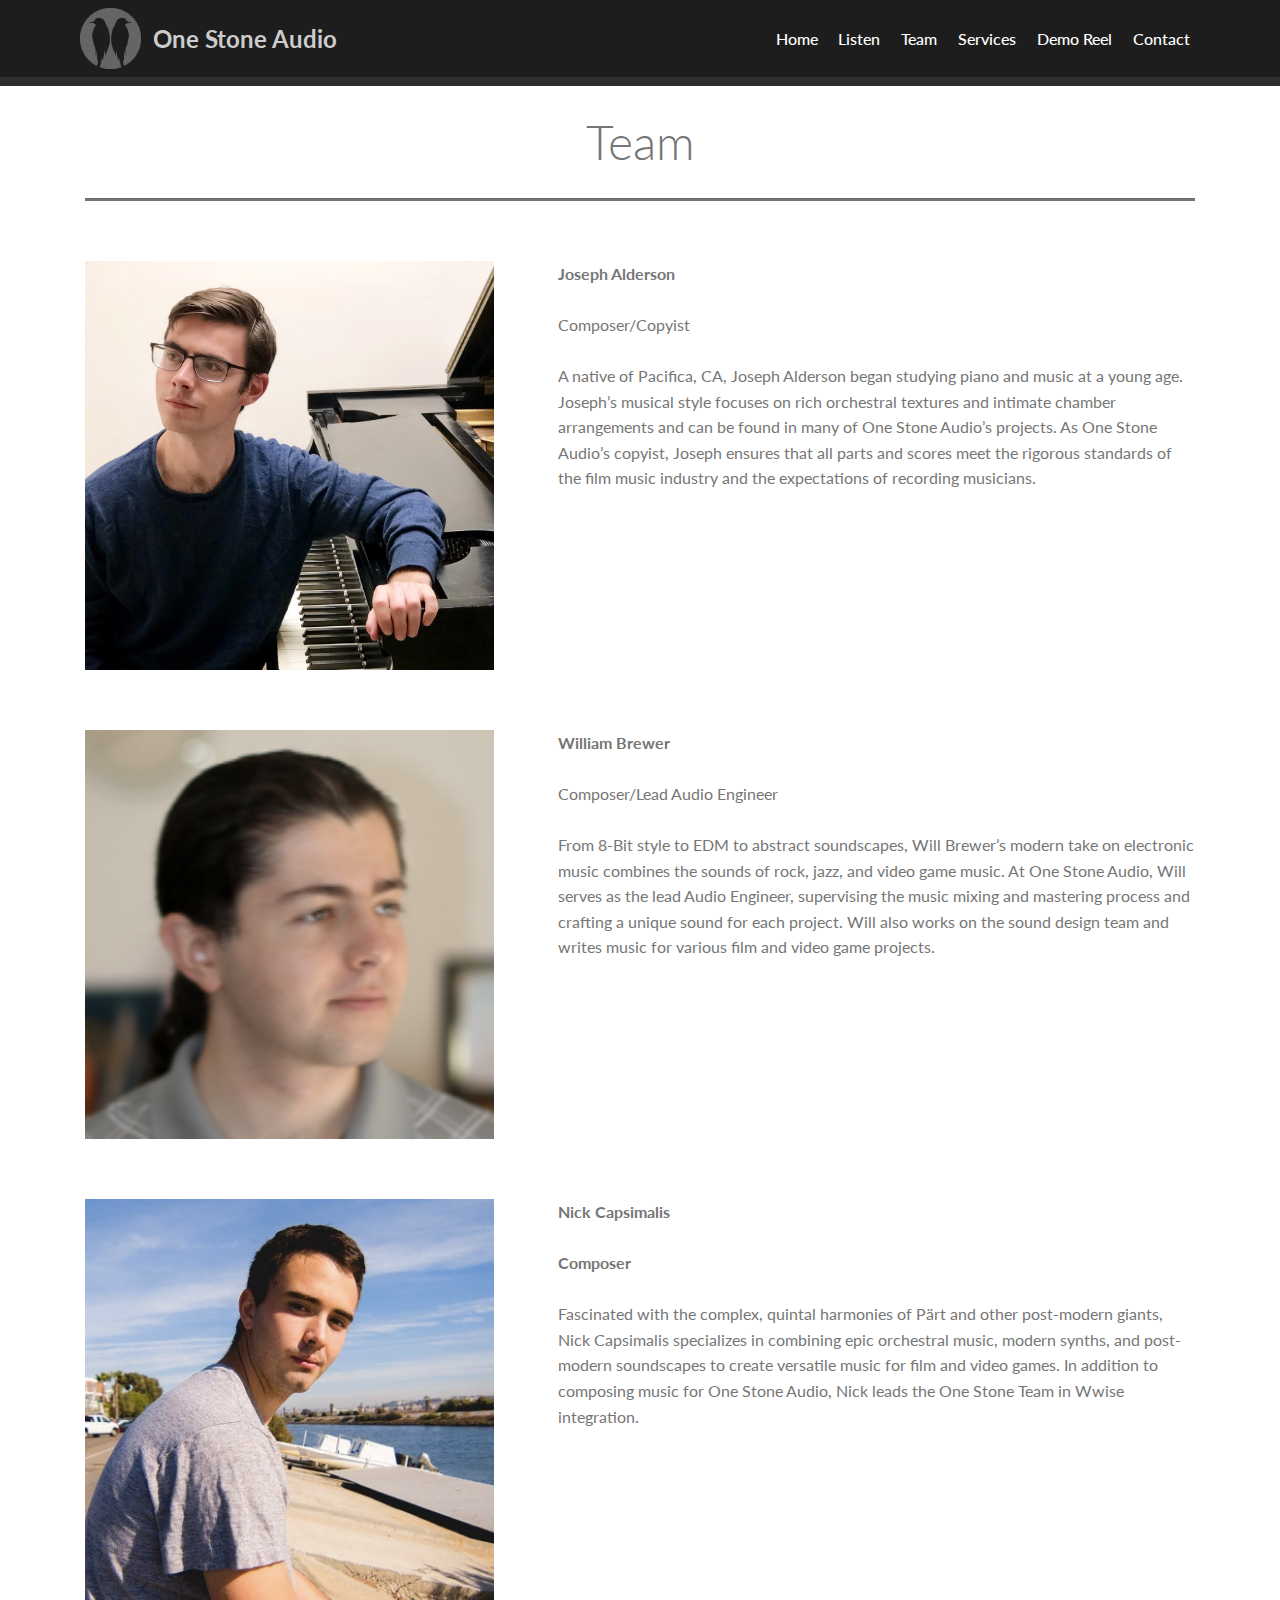
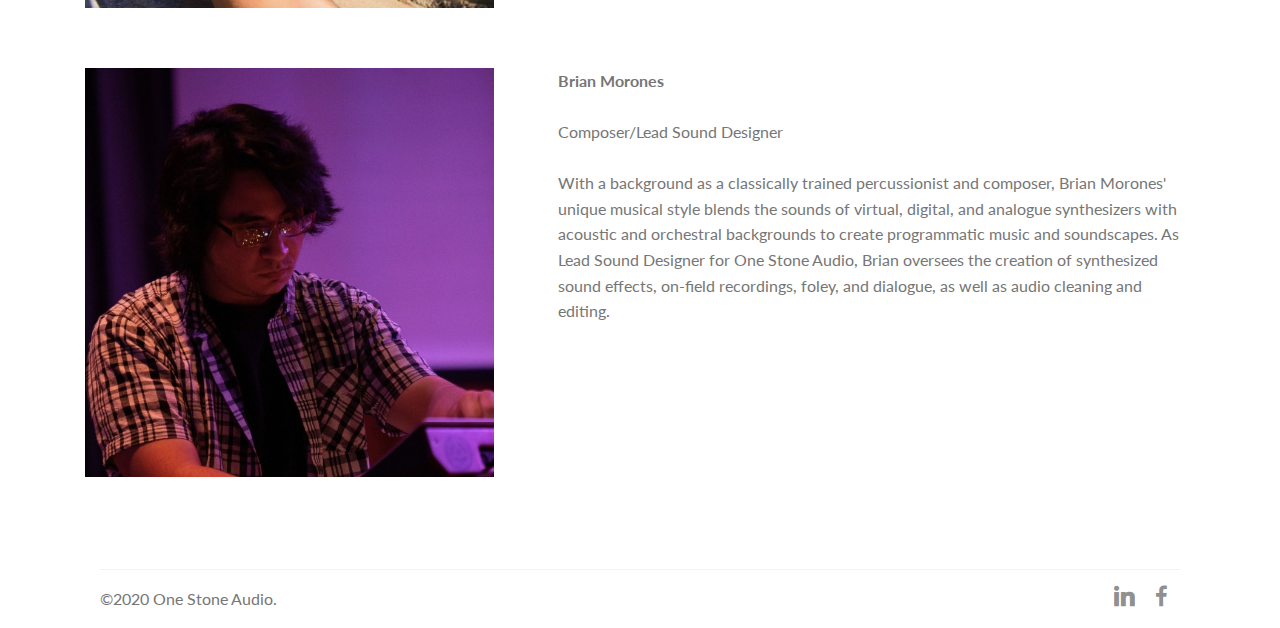
<file: team.html>
<!DOCTYPE html>
<html  >
<head>
  <!-- Site made with Mobirise Website Builder v4.12.4, https://mobirise.com -->
  <meta charset="UTF-8">
  <meta http-equiv="X-UA-Compatible" content="IE=edge">
  <meta name="generator" content="Mobirise v4.12.4, mobirise.com">
  <meta name="viewport" content="width=device-width, initial-scale=1, minimum-scale=1">
  <link rel="shortcut icon" href="assets/images/one-stone-logo.png" type="image/x-icon">
  <meta name="description" content="Web Creator Description">
  
  
  
  <title>Team</title>
  <link rel="stylesheet" href="assets/web/assets/mobirise-icons/mobirise-icons.css">
  <link rel="stylesheet" href="assets/bootstrap/css/bootstrap.min.css">
  <link rel="stylesheet" href="assets/bootstrap/css/bootstrap-grid.min.css">
  <link rel="stylesheet" href="assets/bootstrap/css/bootstrap-reboot.min.css">
  <link rel="stylesheet" href="assets/tether/tether.min.css">
  <link rel="stylesheet" href="assets/dropdown/css/style.css">
  <link rel="stylesheet" href="assets/socicon/css/styles.css">
  <link rel="stylesheet" href="assets/theme/css/style.css">
  <link rel="preload" as="style" href="assets/mobirise/css/mbr-additional.css"><link rel="stylesheet" href="assets/mobirise/css/mbr-additional.css" type="text/css">
  
  <!-- Global site tag (gtag.js) - Google Analytics -->
<script async src="https://www.googletagmanager.com/gtag/js?id=UA-174538775-1"></script>
<script>
  window.dataLayer = window.dataLayer || [];
  function gtag(){dataLayer.push(arguments);}
  gtag('js', new Date());

  gtag('config', 'UA-174538775-1');
</script>


  
</head>
<body>
  <section class="menu cid-s3Csg70Oy6" once="menu" id="menu1-a">

    

    <nav class="navbar navbar-expand beta-menu navbar-dropdown align-items-center navbar-fixed-top navbar-toggleable-sm">
        <button class="navbar-toggler navbar-toggler-right" type="button" data-toggle="collapse" data-target="#navbarSupportedContent" aria-controls="navbarSupportedContent" aria-expanded="false" aria-label="Toggle navigation">
            <div class="hamburger">
                <span></span>
                <span></span>
                <span></span>
                <span></span>
            </div>
        </button>
        <div class="menu-logo">
            <div class="navbar-brand">
                <span class="navbar-logo">
                    <a href="index.html">
                         <img src="assets/images/one-stone-logo.png" alt="One Stone Audio" title="" style="height: 3.8rem;">
                    </a>
                </span>
                <span class="navbar-caption-wrap"><a class="navbar-caption text-danger display-5" href="index.html">
                        One Stone Audio</a></span>
            </div>
        </div>
        <div class="collapse navbar-collapse" id="navbarSupportedContent">
            <ul class="navbar-nav nav-dropdown nav-right" data-app-modern-menu="true"><li class="nav-item">
                    <a class="nav-link link text-white display-4" href="index.html">Home</a>
                </li><li class="nav-item"><a class="nav-link link text-white display-4" href="listen.html">Listen</a></li><li class="nav-item"><a class="nav-link link text-white display-4" href="team.html">Team</a></li>
                <li class="nav-item">
                    <a class="nav-link link text-white display-4" href="services.html">Services</a>
                </li>
               <li class="nav-item"><a class="nav-link link text-white display-4" href="demoreel.html">Demo Reel</a></li>
              <li class="nav-item"><a class="nav-link link text-white display-4" href="contact.html">Contact</a></li></ul>
            
        </div>
    </nav>
</section>

<section class="engine"><a href="https://mobirise.info/y">free html site templates</a></section><section once="footers" class="cid-s3Csg7sBmV" id="footer6-b">

    

    

    <div class="container">
        <div class="media-container-row align-center mbr-white">
            <div class="col-12">
                <p class="mbr-text mb-0 mbr-fonts-style display-7">
                    one stone audio
                </p>
            </div>
        </div>
    </div>
</section>

<section class="mbr-section article content9 cid-s3CxBncy62" id="content9-14">
    
     

    <div class="container">
        <div class="inner-container" style="width: 100%;">
            
            <div class="section-text align-center mbr-fonts-style display-2">
                    Team</div>
            <hr class="line" style="width: 100%;">
        </div>
        </div>
</section>

<section class="mbr-section content6 cid-s3CugPbCYm" id="content6-w">
    
     
    
    <div class="container">
        <div class="media-container-row">
            <div >
                <div class="media-container-row">
                    <div class="mbr-figure" style="width: 70%;">
                      <img src="assets/images/josephheadshot.jpeg" alt="One Stone Audio" title="">  
                    </div>
                    <div class="media-content">
                        <div class="mbr-section-text">
                            <p class="mbr-text mb-0 mbr-fonts-style display-7"><strong>Joseph Alderson</strong><br><br>Composer/Copyist<br><br>A native of Pacifica, CA, Joseph Alderson began studying piano and music at a young age. Joseph’s musical style focuses on rich orchestral textures and intimate chamber arrangements and can be found in many of One Stone Audio’s projects. As One Stone Audio’s copyist, Joseph ensures that all parts and scores meet the rigorous standards of the film music industry and the expectations of recording musicians.&nbsp;<br></p>
                        </div>
                    </div>
                </div>
            </div>
        </div>
    </div>
</section>

<section class="mbr-section content6 cid-s3CvsaIeHI" id="content6-x">
    
     
    
    <div class="container">
        <div class="media-container-row">
            <div >
                <div class="media-container-row">
                    <div class="mbr-figure" style="width: 70%;">
                      <img src="assets/images/willheadshot.png" alt="One Stone Audio" title="">  
                    </div>
                    <div class="media-content">
                        <div class="mbr-section-text">
                            <p class="mbr-text mb-0 mbr-fonts-style display-7"><strong>William Brewer</strong><br><br>Composer/Lead Audio Engineer<br><br>From 8-Bit style to EDM to abstract soundscapes, Will Brewer’s modern take on electronic music combines the sounds of rock, jazz, and video game music. At One Stone Audio, Will serves as the lead Audio Engineer, supervising the music mixing and mastering process and crafting a unique sound for each project. Will also works on the sound design team and writes music for various film and video game projects.<br></p>
                        </div>
                    </div>
                </div>
            </div>
        </div>
    </div>
</section>

<section class="mbr-section content6 cid-s3CwqGkJWX" id="content6-y">
    
     
    
    <div class="container">
        <div class="media-container-row">
            <div >
                <div class="media-container-row">
                    <div class="mbr-figure" style="width: 70%;">
                      <img src="assets/images/nickheadshot.jpeg" alt="One Stone Audio" title="">  
                    </div>
                    <div class="media-content">
                        <div class="mbr-section-text">
                            <p class="mbr-text mb-0 mbr-fonts-style display-7"><strong>Nick Capsimalis</strong><br><br><strong>Composer<br></strong><br>Fascinated with the complex, quintal harmonies of Pärt and other post-modern giants, Nick Capsimalis specializes in combining epic orchestral music, modern synths, and post-modern soundscapes to create versatile music for film and video games. In addition to composing music for One Stone Audio, Nick leads the One Stone Team in Wwise integration.<br></p>
                        </div>
                    </div>
                </div>
            </div>
        </div>
    </div>
</section>

<section class="mbr-section content6 cid-s3CwqUMX7e" id="content6-z">
    
     
    
    <div class="container">
        <div class="media-container-row">
            <div >
                <div class="media-container-row">
                    <div class="mbr-figure" style="width: 70%;">
                      <img src="assets/images/brianheadshot.jpeg" alt="One Stone Audio" title="">  
                    </div>
                    <div class="media-content">
                        <div class="mbr-section-text">
                            <p class="mbr-text mb-0 mbr-fonts-style display-7"><strong>Brian Morones</strong><br><br>Composer/Lead Sound Designer<strong><br></strong><br>With a background as a classically trained percussionist and composer, Brian Morones' unique musical style blends the sounds of virtual, digital, and analogue synthesizers with acoustic and orchestral backgrounds to create programmatic music and soundscapes. As Lead Sound Designer for One Stone Audio, Brian oversees the creation of synthesized sound effects, on-field recordings, foley, and dialogue, as well as audio cleaning and editing.<br></p>
                        </div>
                    </div>
                </div>
            </div>
        </div>
    </div>
</section>

<section class="cid-s3Csg7XyEd" id="footer5-d">

    

    

    <div class="container">
        <div class="media-container-row">
            <div class="col-md-3">
                
            </div>
            <div class="col-md-9">
                <p class="mbr-text align-right links mbr-fonts-style display-7"></p>
            </div>
        </div>
        <div class="footer-lower">
            <div class="media-container-row">
                <div class="col-md-12">
                    <hr>
                </div>
            </div>
            <div class="media-container-row mbr-white">
                <div class="col-md-6 copyright">
                    <p class="mbr-text mbr-fonts-style display-7">
                        ©2020 One Stone Audio.
                    </p>
                </div>
                <div class="col-md-6">
                    <div class="social-list align-right">
                        <div class="soc-item">
                            <a href="https://www.linkedin.com/company/one-stone-audio/" target="_blank">
                                <span class="mbr-iconfont mbr-iconfont-social socicon-linkedin socicon"></span>
                            </a>
                        </div>
                        <div class="soc-item">
                            <a href="https://www.facebook.com/onestoneaudio" target="_blank">
                                <span class="mbr-iconfont mbr-iconfont-social socicon-facebook socicon"></span>
                            </a>
                        </div>
                        
                        
                        
                        
                    </div>
                </div>
            </div>
        </div>
    </div>
</section>


  <script src="assets/web/assets/jquery/jquery.min.js"></script>
  <script src="assets/popper/popper.min.js"></script>
  <script src="assets/bootstrap/js/bootstrap.min.js"></script>
  <script src="assets/tether/tether.min.js"></script>
  <script src="assets/smoothscroll/smooth-scroll.js"></script>
  <script src="assets/dropdown/js/nav-dropdown.js"></script>
  <script src="assets/dropdown/js/navbar-dropdown.js"></script>
  <script src="assets/touchswipe/jquery.touch-swipe.min.js"></script>
  <script src="assets/theme/js/script.js"></script>
  
  
</body>
</html>
</file>
<file: assets/web/assets/mobirise-icons/mobirise-icons.css>
@font-face {
  font-family: 'MobiriseIcons';
  src:  url('mobirise-icons.eot?spat4u');
  src:  url('mobirise-icons.eot?spat4u#iefix') format('embedded-opentype'),
    url('mobirise-icons.ttf?spat4u') format('truetype'),
    url('mobirise-icons.woff?spat4u') format('woff'),
    url('mobirise-icons.svg?spat4u#MobiriseIcons') format('svg');
  font-weight: normal;
  font-style: normal;
  font-display: swap;
}

[class^="mbri-"], [class*=" mbri-"] {
  /* use !important to prevent issues with browser extensions that change fonts */
  font-family: MobiriseIcons !important;
  speak: none;
  font-style: normal;
  font-weight: normal;
  font-variant: normal;
  text-transform: none;
  line-height: 1;

  /* Better Font Rendering =========== */
  -webkit-font-smoothing: antialiased;
  -moz-osx-font-smoothing: grayscale;
}

.mbri-add-submenu:before {
  content: "\e900";
}
.mbri-alert:before {
  content: "\e901";
}
.mbri-align-center:before {
  content: "\e902";
}
.mbri-align-justify:before {
  content: "\e903";
}
.mbri-align-left:before {
  content: "\e904";
}
.mbri-align-right:before {
  content: "\e905";
}
.mbri-android:before {
  content: "\e906";
}
.mbri-apple:before {
  content: "\e907";
}
.mbri-arrow-down:before {
  content: "\e908";
}
.mbri-arrow-next:before {
  content: "\e909";
}
.mbri-arrow-prev:before {
  content: "\e90a";
}
.mbri-arrow-up:before {
  content: "\e90b";
}
.mbri-bold:before {
  content: "\e90c";
}
.mbri-bookmark:before {
  content: "\e90d";
}
.mbri-bootstrap:before {
  content: "\e90e";
}
.mbri-briefcase:before {
  content: "\e90f";
}
.mbri-browse:before {
  content: "\e910";
}
.mbri-bulleted-list:before {
  content: "\e911";
}
.mbri-calendar:before {
  content: "\e912";
}
.mbri-camera:before {
  content: "\e913";
}
.mbri-cart-add:before {
  content: "\e914";
}
.mbri-cart-full:before {
  content: "\e915";
}
.mbri-cash:before {
  content: "\e916";
}
.mbri-change-style:before {
  content: "\e917";
}
.mbri-chat:before {
  content: "\e918";
}
.mbri-clock:before {
  content: "\e919";
}
.mbri-close:before {
  content: "\e91a";
}
.mbri-cloud:before {
  content: "\e91b";
}
.mbri-code:before {
  content: "\e91c";
}
.mbri-contact-form:before {
  content: "\e91d";
}
.mbri-credit-card:before {
  content: "\e91e";
}
.mbri-cursor-click:before {
  content: "\e91f";
}
.mbri-cust-feedback:before {
  content: "\e920";
}
.mbri-database:before {
  content: "\e921";
}
.mbri-delivery:before {
  content: "\e922";
}
.mbri-desktop:before {
  content: "\e923";
}
.mbri-devices:before {
  content: "\e924";
}
.mbri-down:before {
  content: "\e925";
}
.mbri-download:before {
  content: "\e989";
}
.mbri-drag-n-drop:before {
  content: "\e927";
}
.mbri-drag-n-drop2:before {
  content: "\e928";
}
.mbri-edit:before {
  content: "\e929";
}
.mbri-edit2:before {
  content: "\e92a";
}
.mbri-error:before {
  content: "\e92b";
}
.mbri-extension:before {
  content: "\e92c";
}
.mbri-features:before {
  content: "\e92d";
}
.mbri-file:before {
  content: "\e92e";
}
.mbri-flag:before {
  content: "\e92f";
}
.mbri-folder:before {
  content: "\e930";
}
.mbri-gift:before {
  content: "\e931";
}
.mbri-github:before {
  content: "\e932";
}
.mbri-globe:before {
  content: "\e933";
}
.mbri-globe-2:before {
  content: "\e934";
}
.mbri-growing-chart:before {
  content: "\e935";
}
.mbri-hearth:before {
  content: "\e936";
}
.mbri-help:before {
  content: "\e937";
}
.mbri-home:before {
  content: "\e938";
}
.mbri-hot-cup:before {
  content: "\e939";
}
.mbri-idea:before {
  content: "\e93a";
}
.mbri-image-gallery:before {
  content: "\e93b";
}
.mbri-image-slider:before {
  content: "\e93c";
}
.mbri-info:before {
  content: "\e93d";
}
.mbri-italic:before {
  content: "\e93e";
}
.mbri-key:before {
  content: "\e93f";
}
.mbri-laptop:before {
  content: "\e940";
}
.mbri-layers:before {
  content: "\e941";
}
.mbri-left-right:before {
  content: "\e942";
}
.mbri-left:before {
  content: "\e943";
}
.mbri-letter:before {
  content: "\e944";
}
.mbri-like:before {
  content: "\e945";
}
.mbri-link:before {
  content: "\e946";
}
.mbri-lock:before {
  content: "\e947";
}
.mbri-login:before {
  content: "\e948";
}
.mbri-logout:before {
  content: "\e949";
}
.mbri-magic-stick:before {
  content: "\e94a";
}
.mbri-map-pin:before {
  content: "\e94b";
}
.mbri-menu:before {
  content: "\e94c";
}
.mbri-mobile:before {
  content: "\e94d";
}
.mbri-mobile2:before {
  content: "\e94e";
}
.mbri-mobirise:before {
  content: "\e94f";
}
.mbri-more-horizontal:before {
  content: "\e950";
}
.mbri-more-vertical:before {
  content: "\e951";
}
.mbri-music:before {
  content: "\e952";
}
.mbri-new-file:before {
  content: "\e953";
}
.mbri-numbered-list:before {
  content: "\e954";
}
.mbri-opened-folder:before {
  content: "\e955";
}
.mbri-pages:before {
  content: "\e956";
}
.mbri-paper-plane:before {
  content: "\e957";
}
.mbri-paperclip:before {
  content: "\e958";
}
.mbri-photo:before {
  content: "\e959";
}
.mbri-photos:before {
  content: "\e95a";
}
.mbri-pin:before {
  content: "\e95b";
}
.mbri-play:before {
  content: "\e95c";
}
.mbri-plus:before {
  content: "\e95d";
}
.mbri-preview:before {
  content: "\e95e";
}
.mbri-print:before {
  content: "\e95f";
}
.mbri-protect:before {
  content: "\e960";
}
.mbri-question:before {
  content: "\e961";
}
.mbri-quote-left:before {
  content: "\e962";
}
.mbri-quote-right:before {
  content: "\e963";
}
.mbri-refresh:before {
  content: "\e964";
}
.mbri-responsive:before {
  content: "\e965";
}
.mbri-right:before {
  content: "\e966";
}
.mbri-rocket:before {
  content: "\e967";
}
.mbri-sad-face:before {
  content: "\e968";
}
.mbri-sale:before {
  content: "\e969";
}
.mbri-save:before {
  content: "\e96a";
}
.mbri-search:before {
  content: "\e96b";
}
.mbri-setting:before {
  content: "\e96c";
}
.mbri-setting2:before {
  content: "\e96d";
}
.mbri-setting3:before {
  content: "\e96e";
}
.mbri-share:before {
  content: "\e96f";
}
.mbri-shopping-bag:before {
  content: "\e970";
}
.mbri-shopping-basket:before {
  content: "\e971";
}
.mbri-shopping-cart:before {
  content: "\e972";
}
.mbri-sites:before {
  content: "\e973";
}
.mbri-smile-face:before {
  content: "\e974";
}
.mbri-speed:before {
  content: "\e975";
}
.mbri-star:before {
  content: "\e976";
}
.mbri-success:before {
  content: "\e977";
}
.mbri-sun:before {
  content: "\e978";
}
.mbri-sun2:before {
  content: "\e979";
}
.mbri-tablet:before {
  content: "\e97a";
}
.mbri-tablet-vertical:before {
  content: "\e97b";
}
.mbri-target:before {
  content: "\e97c";
}
.mbri-timer:before {
  content: "\e97d";
}
.mbri-to-ftp:before {
  content: "\e97e";
}
.mbri-to-local-drive:before {
  content: "\e97f";
}
.mbri-touch-swipe:before {
  content: "\e980";
}
.mbri-touch:before {
  content: "\e981";
}
.mbri-trash:before {
  content: "\e982";
}
.mbri-underline:before {
  content: "\e983";
}
.mbri-unlink:before {
  content: "\e984";
}
.mbri-unlock:before {
  content: "\e985";
}
.mbri-up-down:before {
  content: "\e986";
}
.mbri-up:before {
  content: "\e987";
}
.mbri-update:before {
  content: "\e988";
}
.mbri-upload:before {
 content: "\e926"; 
}
.mbri-user:before {
  content: "\e98a";
}
.mbri-user2:before {
  content: "\e98b";
}
.mbri-users:before {
  content: "\e98c";
}
.mbri-video:before {
  content: "\e98d";
}
.mbri-video-play:before {
  content: "\e98e";
}
.mbri-watch:before {
  content: "\e98f";
}
.mbri-website-theme:before {
  content: "\e990";
}
.mbri-wifi:before {
  content: "\e991";
}
.mbri-windows:before {
  content: "\e992";
}
.mbri-zoom-out:before {
  content: "\e993";
}
.mbri-redo:before {
  content: "\e994";
}
.mbri-undo:before {
  content: "\e995";
}
</file>
<file: assets/dropdown/css/style.css>
.navbar-dropdown {
  left: 0;
  padding: 0;
  position: absolute;
  right: 0;
  top: 0;
  transition: all 0.45s ease;
  z-index: 1030;
  background: #282828; }
  .navbar-dropdown .navbar-logo {
    margin-right: 0.8rem;
    transition: margin 0.3s ease-in-out;
    vertical-align: middle; }
    .navbar-dropdown .navbar-logo img {
      height: 3.125rem;
      transition: all 0.3s ease-in-out; }
    .navbar-dropdown .navbar-logo.mbr-iconfont {
      font-size: 3.125rem;
      line-height: 3.125rem; }
  .navbar-dropdown .navbar-caption {
    font-weight: 700;
    white-space: normal;
    vertical-align: -4px;
    line-height: 3.125rem !important; }
    .navbar-dropdown .navbar-caption, .navbar-dropdown .navbar-caption:hover {
      color: inherit;
      text-decoration: none; }
  .navbar-dropdown .mbr-iconfont + .navbar-caption {
    vertical-align: -1px; }
  .navbar-dropdown.navbar-fixed-top {
    position: fixed; }
  .navbar-dropdown .navbar-brand span {
    vertical-align: -4px; }
  .navbar-dropdown.bg-color.transparent {
    background: none; }
  .navbar-dropdown.navbar-short .navbar-brand {
    padding: 0.625rem 0; }
    .navbar-dropdown.navbar-short .navbar-brand span {
      vertical-align: -1px; }
  .navbar-dropdown.navbar-short .navbar-caption {
    line-height: 2.375rem !important;
    vertical-align: -2px; }
  .navbar-dropdown.navbar-short .navbar-logo {
    margin-right: 0.5rem; }
    .navbar-dropdown.navbar-short .navbar-logo img {
      height: 2.375rem; }
    .navbar-dropdown.navbar-short .navbar-logo.mbr-iconfont {
      font-size: 2.375rem;
      line-height: 2.375rem; }
  .navbar-dropdown.navbar-short .mbr-table-cell {
    height: 3.625rem; }
  .navbar-dropdown .navbar-close {
    left: 0.6875rem;
    position: fixed;
    top: 0.75rem;
    z-index: 1000; }
  .navbar-dropdown .hamburger-icon {
    content: "";
    display: inline-block;
    vertical-align: middle;
    width: 16px;
    -webkit-box-shadow: 0 -6px 0 1px #282828,0 0 0 1px #282828,0 6px 0 1px #282828;
    -moz-box-shadow: 0 -6px 0 1px #282828,0 0 0 1px #282828,0 6px 0 1px #282828;
    box-shadow: 0 -6px 0 1px #282828,0 0 0 1px #282828,0 6px 0 1px #282828; }

.dropdown-menu .dropdown-toggle[data-toggle="dropdown-submenu"]::after {
  border-bottom: 0.35em solid transparent;
  border-left: 0.35em solid;
  border-right: 0;
  border-top: 0.35em solid transparent;
  margin-left: 0.3rem; }

.dropdown-menu .dropdown-item:focus {
  outline: 0; }

.nav-dropdown {
  font-size: 0.75rem;
  font-weight: 500;
  height: auto !important; }
  .nav-dropdown .nav-btn {
    padding-left: 1rem; }
  .nav-dropdown .link {
    margin: .667em 1.667em;
    font-weight: 500;
    padding: 0;
    transition: color .2s ease-in-out; }
    .nav-dropdown .link.dropdown-toggle {
      margin-right: 2.583em; }
      .nav-dropdown .link.dropdown-toggle::after {
        margin-left: .25rem;
        border-top: 0.35em solid;
        border-right: 0.35em solid transparent;
        border-left: 0.35em solid transparent;
        border-bottom: 0; }
      .nav-dropdown .link.dropdown-toggle[aria-expanded="true"] {
        margin: 0;
        padding: 0.667em 3.263em  0.667em 1.667em; }
  .nav-dropdown .link::after,
  .nav-dropdown .dropdown-item::after {
    color: inherit; }
  .nav-dropdown .btn {
    font-size: 0.75rem;
    font-weight: 700;
    letter-spacing: 0;
    margin-bottom: 0;
    padding-left: 1.25rem;
    padding-right: 1.25rem; }
  .nav-dropdown .dropdown-menu {
    border-radius: 0;
    border: 0;
    left: 0;
    margin: 0;
    padding-bottom: 1.25rem;
    padding-top: 1.25rem;
    position: relative; }
  .nav-dropdown .dropdown-submenu {
    margin-left: 0.125rem;
    top: 0; }
  .nav-dropdown .dropdown-item {
    font-weight: 500;
    line-height: 2;
    padding: 0.3846em 4.615em 0.3846em 1.5385em;
    position: relative;
    transition: color .2s ease-in-out, background-color .2s ease-in-out; }
    .nav-dropdown .dropdown-item::after {
      margin-top: -0.3077em;
      position: absolute;
      right: 1.1538em;
      top: 50%; }
    .nav-dropdown .dropdown-item:focus, .nav-dropdown .dropdown-item:hover {
      background: none; }

@media (max-width: 767px) {
  .nav-dropdown.navbar-toggleable-sm {
    bottom: 0;
    display: none;
    left: 0;
    overflow-x: hidden;
    position: fixed;
    top: 0;
    transform: translateX(-100%);
    -ms-transform: translateX(-100%);
    -webkit-transform: translateX(-100%);
    width: 18.75rem;
    z-index: 999; } }
.nav-dropdown.navbar-toggleable-xl {
  bottom: 0;
  display: none;
  left: 0;
  overflow-x: hidden;
  position: fixed;
  top: 0;
  transform: translateX(-100%);
  -ms-transform: translateX(-100%);
  -webkit-transform: translateX(-100%);
  width: 18.75rem;
  z-index: 999; }

.nav-dropdown-sm {
  display: block !important;
  overflow-x: hidden;
  overflow: auto;
  padding-top: 3.875rem; }
  .nav-dropdown-sm::after {
    content: "";
    display: block;
    height: 3rem;
    width: 100%; }
  .nav-dropdown-sm.collapse.in ~ .navbar-close {
    display: block !important; }
  .nav-dropdown-sm.collapsing, .nav-dropdown-sm.collapse.in {
    transform: translateX(0);
    -ms-transform: translateX(0);
    -webkit-transform: translateX(0);
    transition: all 0.25s ease-out;
    -webkit-transition: all 0.25s ease-out;
    background: #282828; }
  .nav-dropdown-sm.collapsing[aria-expanded="false"] {
    transform: translateX(-100%);
    -ms-transform: translateX(-100%);
    -webkit-transform: translateX(-100%); }
  .nav-dropdown-sm .nav-item {
    display: block;
    margin-left: 0 !important;
    padding-left: 0; }
  .nav-dropdown-sm .link,
  .nav-dropdown-sm .dropdown-item {
    border-top: 1px dotted rgba(255, 255, 255, 0.1);
    font-size: 0.8125rem;
    line-height: 1.6;
    margin: 0 !important;
    padding: 0.875rem 2.4rem 0.875rem 1.5625rem !important;
    position: relative;
    white-space: normal; }
    .nav-dropdown-sm .link:focus, .nav-dropdown-sm .link:hover,
    .nav-dropdown-sm .dropdown-item:focus,
    .nav-dropdown-sm .dropdown-item:hover {
      background: rgba(0, 0, 0, 0.2) !important;
      color: #c0a375; }
  .nav-dropdown-sm .nav-btn {
    position: relative;
    padding: 1.5625rem 1.5625rem 0 1.5625rem; }
    .nav-dropdown-sm .nav-btn::before {
      border-top: 1px dotted rgba(255, 255, 255, 0.1);
      content: "";
      left: 0;
      position: absolute;
      top: 0;
      width: 100%; }
    .nav-dropdown-sm .nav-btn + .nav-btn {
      padding-top: 0.625rem; }
      .nav-dropdown-sm .nav-btn + .nav-btn::before {
        display: none; }
  .nav-dropdown-sm .btn {
    padding: 0.625rem 0; }
  .nav-dropdown-sm .dropdown-toggle[data-toggle="dropdown-submenu"]::after {
    margin-left: .25rem;
    border-top: 0.35em solid;
    border-right: 0.35em solid transparent;
    border-left: 0.35em solid transparent;
    border-bottom: 0; }
  .nav-dropdown-sm .dropdown-toggle[data-toggle="dropdown-submenu"][aria-expanded="true"]::after {
    border-top: 0;
    border-right: 0.35em solid transparent;
    border-left: 0.35em solid transparent;
    border-bottom: 0.35em solid; }
  .nav-dropdown-sm .dropdown-menu {
    margin: 0;
    padding: 0;
    position: relative;
    top: 0;
    left: 0;
    width: 100%;
    border: 0;
    float: none;
    border-radius: 0;
    background: none; }
  .nav-dropdown-sm .dropdown-submenu {
    left: 100%;
    margin-left: 0.125rem;
    margin-top: -1.25rem;
    top: 0; }

.navbar-toggleable-sm .nav-dropdown .dropdown-menu {
  position: absolute; }

.navbar-toggleable-sm .nav-dropdown .dropdown-submenu {
  left: 100%;
  margin-left: 0.125rem;
  margin-top: -1.25rem;
  top: 0; }

.navbar-toggleable-sm.opened .nav-dropdown .dropdown-menu {
  position: relative; }

.navbar-toggleable-sm.opened .nav-dropdown .dropdown-submenu {
  left: 0;
  margin-left: 00rem;
  margin-top: 0rem;
  top: 0; }

.is-builder .nav-dropdown.collapsing {
  transition: none !important; }

/*# sourceMappingURL=style.css.map */
</file>
<file: assets/socicon/css/styles.css>
@charset "UTF-8";

@font-face {
  font-family: 'Socicon';
  src:  url('../fonts/socicon.eot');
  src:  url('../fonts/socicon.eot?#iefix') format('embedded-opentype'),
    url('../fonts/socicon.woff2') format('woff2'),
    url('../fonts/socicon.ttf') format('truetype'),
    url('../fonts/socicon.woff') format('woff'),
    url('../fonts/socicon.svg#socicon') format('svg');
  font-weight: normal;
  font-style: normal;
}

[data-icon]:before {
  font-family: "socicon" !important;
  content: attr(data-icon);
  font-style: normal !important;
  font-weight: normal !important;
  font-variant: normal !important;
  text-transform: none !important;
  speak: none;
  line-height: 1;
  -webkit-font-smoothing: antialiased;
  -moz-osx-font-smoothing: grayscale;
}

[class^="socicon-"], [class*=" socicon-"] {
  /* use !important to prevent issues with browser extensions that change fonts */
  font-family: 'Socicon' !important;
  speak: none;
  font-style: normal;
  font-weight: normal;
  font-variant: normal;
  text-transform: none;
  line-height: 1;

  /* Better Font Rendering =========== */
  -webkit-font-smoothing: antialiased;
  -moz-osx-font-smoothing: grayscale;
}

.socicon-eitaa:before {
  content: "\e97c";
}
.socicon-soroush:before {
  content: "\e97d";
}
.socicon-bale:before {
  content: "\e97e";
}
.socicon-zazzle:before {
  content: "\e97b";
}
.socicon-society6:before {
  content: "\e97a";
}
.socicon-redbubble:before {
  content: "\e979";
}
.socicon-avvo:before {
  content: "\e978";
}
.socicon-stitcher:before {
  content: "\e977";
}
.socicon-googlehangouts:before {
  content: "\e974";
}
.socicon-dlive:before {
  content: "\e975";
}
.socicon-vsco:before {
  content: "\e976";
}
.socicon-flipboard:before {
  content: "\e973";
}
.socicon-ubuntu:before {
  content: "\e958";
}
.socicon-artstation:before {
  content: "\e959";
}
.socicon-invision:before {
  content: "\e95a";
}
.socicon-torial:before {
  content: "\e95b";
}
.socicon-collectorz:before {
  content: "\e95c";
}
.socicon-seenthis:before {
  content: "\e95d";
}
.socicon-googleplaymusic:before {
  content: "\e95e";
}
.socicon-debian:before {
  content: "\e95f";
}
.socicon-filmfreeway:before {
  content: "\e960";
}
.socicon-gnome:before {
  content: "\e961";
}
.socicon-itchio:before {
  content: "\e962";
}
.socicon-jamendo:before {
  content: "\e963";
}
.socicon-mix:before {
  content: "\e964";
}
.socicon-sharepoint:before {
  content: "\e965";
}
.socicon-tinder:before {
  content: "\e966";
}
.socicon-windguru:before {
  content: "\e967";
}
.socicon-cdbaby:before {
  content: "\e968";
}
.socicon-elementaryos:before {
  content: "\e969";
}
.socicon-stage32:before {
  content: "\e96a";
}
.socicon-tiktok:before {
  content: "\e96b";
}
.socicon-gitter:before {
  content: "\e96c";
}
.socicon-letterboxd:before {
  content: "\e96d";
}
.socicon-threema:before {
  content: "\e96e";
}
.socicon-splice:before {
  content: "\e96f";
}
.socicon-metapop:before {
  content: "\e970";
}
.socicon-naver:before {
  content: "\e971";
}
.socicon-remote:before {
  content: "\e972";
}
.socicon-internet:before {
  content: "\e957";
}
.socicon-moddb:before {
  content: "\e94b";
}
.socicon-indiedb:before {
  content: "\e94c";
}
.socicon-traxsource:before {
  content: "\e94d";
}
.socicon-gamefor:before {
  content: "\e94e";
}
.socicon-pixiv:before {
  content: "\e94f";
}
.socicon-myanimelist:before {
  content: "\e950";
}
.socicon-blackberry:before {
  content: "\e951";
}
.socicon-wickr:before {
  content: "\e952";
}
.socicon-spip:before {
  content: "\e953";
}
.socicon-napster:before {
  content: "\e954";
}
.socicon-beatport:before {
  content: "\e955";
}
.socicon-hackerone:before {
  content: "\e956";
}
.socicon-hackernews:before {
  content: "\e946";
}
.socicon-smashwords:before {
  content: "\e947";
}
.socicon-kobo:before {
  content: "\e948";
}
.socicon-bookbub:before {
  content: "\e949";
}
.socicon-mailru:before {
  content: "\e94a";
}
.socicon-gitlab:before {
  content: "\e945";
}
.socicon-instructables:before {
  content: "\e944";
}
.socicon-portfolio:before {
  content: "\e943";
}
.socicon-codered:before {
  content: "\e940";
}
.socicon-origin:before {
  content: "\e941";
}
.socicon-nextdoor:before {
  content: "\e942";
}
.socicon-udemy:before {
  content: "\e93f";
}
.socicon-livemaster:before {
  content: "\e93e";
}
.socicon-crunchbase:before {
  content: "\e93b";
}
.socicon-homefy:before {
  content: "\e93c";
}
.socicon-calendly:before {
  content: "\e93d";
}
.socicon-realtor:before {
  content: "\e90f";
}
.socicon-tidal:before {
  content: "\e910";
}
.socicon-qobuz:before {
  content: "\e911";
}
.socicon-natgeo:before {
  content: "\e912";
}
.socicon-mastodon:before {
  content: "\e913";
}
.socicon-unsplash:before {
  content: "\e914";
}
.socicon-homeadvisor:before {
  content: "\e915";
}
.socicon-angieslist:before {
  content: "\e916";
}
.socicon-codepen:before {
  content: "\e917";
}
.socicon-slack:before {
  content: "\e918";
}
.socicon-openaigym:before {
  content: "\e919";
}
.socicon-logmein:before {
  content: "\e91a";
}
.socicon-fiverr:before {
  content: "\e91b";
}
.socicon-gotomeeting:before {
  content: "\e91c";
}
.socicon-aliexpress:before {
  content: "\e91d";
}
.socicon-guru:before {
  content: "\e91e";
}
.socicon-appstore:before {
  content: "\e91f";
}
.socicon-homes:before {
  content: "\e920";
}
.socicon-zoom:before {
  content: "\e921";
}
.socicon-alibaba:before {
  content: "\e922";
}
.socicon-craigslist:before {
  content: "\e923";
}
.socicon-wix:before {
  content: "\e924";
}
.socicon-redfin:before {
  content: "\e925";
}
.socicon-googlecalendar:before {
  content: "\e926";
}
.socicon-shopify:before {
  content: "\e927";
}
.socicon-freelancer:before {
  content: "\e928";
}
.socicon-seedrs:before {
  content: "\e929";
}
.socicon-bing:before {
  content: "\e92a";
}
.socicon-doodle:before {
  content: "\e92b";
}
.socicon-bonanza:before {
  content: "\e92c";
}
.socicon-squarespace:before {
  content: "\e92d";
}
.socicon-toptal:before {
  content: "\e92e";
}
.socicon-gust:before {
  content: "\e92f";
}
.socicon-ask:before {
  content: "\e930";
}
.socicon-trulia:before {
  content: "\e931";
}
.socicon-loomly:before {
  content: "\e932";
}
.socicon-ghost:before {
  content: "\e933";
}
.socicon-upwork:before {
  content: "\e934";
}
.socicon-fundable:before {
  content: "\e935";
}
.socicon-booking:before {
  content: "\e936";
}
.socicon-googlemaps:before {
  content: "\e937";
}
.socicon-zillow:before {
  content: "\e938";
}
.socicon-niconico:before {
  content: "\e939";
}
.socicon-toneden:before {
  content: "\e93a";
}
.socicon-augment:before {
  content: "\e908";
}
.socicon-bitbucket:before {
  content: "\e909";
}
.socicon-fyuse:before {
  content: "\e90a";
}
.socicon-yt-gaming:before {
  content: "\e90b";
}
.socicon-sketchfab:before {
  content: "\e90c";
}
.socicon-mobcrush:before {
  content: "\e90d";
}
.socicon-microsoft:before {
  content: "\e90e";
}
.socicon-pandora:before {
  content: "\e907";
}
.socicon-messenger:before {
  content: "\e906";
}
.socicon-gamewisp:before {
  content: "\e905";
}
.socicon-bloglovin:before {
  content: "\e904";
}
.socicon-tunein:before {
  content: "\e903";
}
.socicon-gamejolt:before {
  content: "\e901";
}
.socicon-trello:before {
  content: "\e902";
}
.socicon-spreadshirt:before {
  content: "\e900";
}
.socicon-500px:before {
  content: "\e000";
}
.socicon-8tracks:before {
  content: "\e001";
}
.socicon-airbnb:before {
  content: "\e002";
}
.socicon-alliance:before {
  content: "\e003";
}
.socicon-amazon:before {
  content: "\e004";
}
.socicon-amplement:before {
  content: "\e005";
}
.socicon-android:before {
  content: "\e006";
}
.socicon-angellist:before {
  content: "\e007";
}
.socicon-apple:before {
  content: "\e008";
}
.socicon-appnet:before {
  content: "\e009";
}
.socicon-baidu:before {
  content: "\e00a";
}
.socicon-bandcamp:before {
  content: "\e00b";
}
.socicon-battlenet:before {
  content: "\e00c";
}
.socicon-mixer:before {
  content: "\e00d";
}
.socicon-bebee:before {
  content: "\e00e";
}
.socicon-bebo:before {
  content: "\e00f";
}
.socicon-behance:before {
  content: "\e010";
}
.socicon-blizzard:before {
  content: "\e011";
}
.socicon-blogger:before {
  content: "\e012";
}
.socicon-buffer:before {
  content: "\e013";
}
.socicon-chrome:before {
  content: "\e014";
}
.socicon-coderwall:before {
  content: "\e015";
}
.socicon-curse:before {
  content: "\e016";
}
.socicon-dailymotion:before {
  content: "\e017";
}
.socicon-deezer:before {
  content: "\e018";
}
.socicon-delicious:before {
  content: "\e019";
}
.socicon-deviantart:before {
  content: "\e01a";
}
.socicon-diablo:before {
  content: "\e01b";
}
.socicon-digg:before {
  content: "\e01c";
}
.socicon-discord:before {
  content: "\e01d";
}
.socicon-disqus:before {
  content: "\e01e";
}
.socicon-douban:before {
  content: "\e01f";
}
.socicon-draugiem:before {
  content: "\e020";
}
.socicon-dribbble:before {
  content: "\e021";
}
.socicon-drupal:before {
  content: "\e022";
}
.socicon-ebay:before {
  content: "\e023";
}
.socicon-ello:before {
  content: "\e024";
}
.socicon-endomodo:before {
  content: "\e025";
}
.socicon-envato:before {
  content: "\e026";
}
.socicon-etsy:before {
  content: "\e027";
}
.socicon-facebook:before {
  content: "\e028";
}
.socicon-feedburner:before {
  content: "\e029";
}
.socicon-filmweb:before {
  content: "\e02a";
}
.socicon-firefox:before {
  content: "\e02b";
}
.socicon-flattr:before {
  content: "\e02c";
}
.socicon-flickr:before {
  content: "\e02d";
}
.socicon-formulr:before {
  content: "\e02e";
}
.socicon-forrst:before {
  content: "\e02f";
}
.socicon-foursquare:before {
  content: "\e030";
}
.socicon-friendfeed:before {
  content: "\e031";
}
.socicon-github:before {
  content: "\e032";
}
.socicon-goodreads:before {
  content: "\e033";
}
.socicon-google:before {
  content: "\e034";
}
.socicon-googlescholar:before {
  content: "\e035";
}
.socicon-googlegroups:before {
  content: "\e036";
}
.socicon-googlephotos:before {
  content: "\e037";
}
.socicon-googleplus:before {
  content: "\e038";
}
.socicon-grooveshark:before {
  content: "\e039";
}
.socicon-hackerrank:before {
  content: "\e03a";
}
.socicon-hearthstone:before {
  content: "\e03b";
}
.socicon-hellocoton:before {
  content: "\e03c";
}
.socicon-heroes:before {
  content: "\e03d";
}
.socicon-smashcast:before {
  content: "\e03e";
}
.socicon-horde:before {
  content: "\e03f";
}
.socicon-houzz:before {
  content: "\e040";
}
.socicon-icq:before {
  content: "\e041";
}
.socicon-identica:before {
  content: "\e042";
}
.socicon-imdb:before {
  content: "\e043";
}
.socicon-instagram:before {
  content: "\e044";
}
.socicon-issuu:before {
  content: "\e045";
}
.socicon-istock:before {
  content: "\e046";
}
.socicon-itunes:before {
  content: "\e047";
}
.socicon-keybase:before {
  content: "\e048";
}
.socicon-lanyrd:before {
  content: "\e049";
}
.socicon-lastfm:before {
  content: "\e04a";
}
.socicon-line:before {
  content: "\e04b";
}
.socicon-linkedin:before {
  content: "\e04c";
}
.socicon-livejournal:before {
  content: "\e04d";
}
.socicon-lyft:before {
  content: "\e04e";
}
.socicon-macos:before {
  content: "\e04f";
}
.socicon-mail:before {
  content: "\e050";
}
.socicon-medium:before {
  content: "\e051";
}
.socicon-meetup:before {
  content: "\e052";
}
.socicon-mixcloud:before {
  content: "\e053";
}
.socicon-modelmayhem:before {
  content: "\e054";
}
.socicon-mumble:before {
  content: "\e055";
}
.socicon-myspace:before {
  content: "\e056";
}
.socicon-newsvine:before {
  content: "\e057";
}
.socicon-nintendo:before {
  content: "\e058";
}
.socicon-npm:before {
  content: "\e059";
}
.socicon-odnoklassniki:before {
  content: "\e05a";
}
.socicon-openid:before {
  content: "\e05b";
}
.socicon-opera:before {
  content: "\e05c";
}
.socicon-outlook:before {
  content: "\e05d";
}
.socicon-overwatch:before {
  content: "\e05e";
}
.socicon-patreon:before {
  content: "\e05f";
}
.socicon-paypal:before {
  content: "\e060";
}
.socicon-periscope:before {
  content: "\e061";
}
.socicon-persona:before {
  content: "\e062";
}
.socicon-pinterest:before {
  content: "\e063";
}
.socicon-play:before {
  content: "\e064";
}
.socicon-player:before {
  content: "\e065";
}
.socicon-playstation:before {
  content: "\e066";
}
.socicon-pocket:before {
  content: "\e067";
}
.socicon-qq:before {
  content: "\e068";
}
.socicon-quora:before {
  content: "\e069";
}
.socicon-raidcall:before {
  content: "\e06a";
}
.socicon-ravelry:before {
  content: "\e06b";
}
.socicon-reddit:before {
  content: "\e06c";
}
.socicon-renren:before {
  content: "\e06d";
}
.socicon-researchgate:before {
  content: "\e06e";
}
.socicon-residentadvisor:before {
  content: "\e06f";
}
.socicon-reverbnation:before {
  content: "\e070";
}
.socicon-rss:before {
  content: "\e071";
}
.socicon-sharethis:before {
  content: "\e072";
}
.socicon-skype:before {
  content: "\e073";
}
.socicon-slideshare:before {
  content: "\e074";
}
.socicon-smugmug:before {
  content: "\e075";
}
.socicon-snapchat:before {
  content: "\e076";
}
.socicon-songkick:before {
  content: "\e077";
}
.socicon-soundcloud:before {
  content: "\e078";
}
.socicon-spotify:before {
  content: "\e079";
}
.socicon-stackexchange:before {
  content: "\e07a";
}
.socicon-stackoverflow:before {
  content: "\e07b";
}
.socicon-starcraft:before {
  content: "\e07c";
}
.socicon-stayfriends:before {
  content: "\e07d";
}
.socicon-steam:before {
  content: "\e07e";
}
.socicon-storehouse:before {
  content: "\e07f";
}
.socicon-strava:before {
  content: "\e080";
}
.socicon-streamjar:before {
  content: "\e081";
}
.socicon-stumbleupon:before {
  content: "\e082";
}
.socicon-swarm:before {
  content: "\e083";
}
.socicon-teamspeak:before {
  content: "\e084";
}
.socicon-teamviewer:before {
  content: "\e085";
}
.socicon-technorati:before {
  content: "\e086";
}
.socicon-telegram:before {
  content: "\e087";
}
.socicon-tripadvisor:before {
  content: "\e088";
}
.socicon-tripit:before {
  content: "\e089";
}
.socicon-triplej:before {
  content: "\e08a";
}
.socicon-tumblr:before {
  content: "\e08b";
}
.socicon-twitch:before {
  content: "\e08c";
}
.socicon-twitter:before {
  content: "\e08d";
}
.socicon-uber:before {
  content: "\e08e";
}
.socicon-ventrilo:before {
  content: "\e08f";
}
.socicon-viadeo:before {
  content: "\e090";
}
.socicon-viber:before {
  content: "\e091";
}
.socicon-viewbug:before {
  content: "\e092";
}
.socicon-vimeo:before {
  content: "\e093";
}
.socicon-vine:before {
  content: "\e094";
}
.socicon-vkontakte:before {
  content: "\e095";
}
.socicon-warcraft:before {
  content: "\e096";
}
.socicon-wechat:before {
  content: "\e097";
}
.socicon-weibo:before {
  content: "\e098";
}
.socicon-whatsapp:before {
  content: "\e099";
}
.socicon-wikipedia:before {
  content: "\e09a";
}
.socicon-windows:before {
  content: "\e09b";
}
.socicon-wordpress:before {
  content: "\e09c";
}
.socicon-wykop:before {
  content: "\e09d";
}
.socicon-xbox:before {
  content: "\e09e";
}
.socicon-xing:before {
  content: "\e09f";
}
.socicon-yahoo:before {
  content: "\e0a0";
}
.socicon-yammer:before {
  content: "\e0a1";
}
.socicon-yandex:before {
  content: "\e0a2";
}
.socicon-yelp:before {
  content: "\e0a3";
}
.socicon-younow:before {
  content: "\e0a4";
}
.socicon-youtube:before {
  content: "\e0a5";
}
.socicon-zapier:before {
  content: "\e0a6";
}
.socicon-zerply:before {
  content: "\e0a7";
}
.socicon-zomato:before {
  content: "\e0a8";
}
.socicon-zynga:before {
  content: "\e0a9";
}
</file>
<file: assets/theme/css/style.css>
/*!
 * Mobirise v4 theme (https://mobirise.com/)
 * Copyright 2017 Mobirise
 */
section {
  background-color: #eeeeee;
}

.form-control:focus {
  box-shadow: none;
}

:focus {
  outline: none;
}

body {
  font-style: normal;
  line-height: 1.5;
}

section,
.container,
.container-fluid {
  position: relative;
  word-wrap: break-word;
}

a.mbr-iconfont:hover {
  text-decoration: none;
}

.article .lead p,
.article .lead ul,
.article .lead ol,
.article .lead pre,
.article .lead blockquote {
  margin-bottom: 0;
}

ul,
ol,
pre,
blockquote {
  margin-bottom: 2.3125rem;
}

pre {
  background: #f4f4f4;
  padding: 10px 24px;
  white-space: pre-wrap;
}

.inactive {
  -webkit-user-select: none;
  -moz-user-select: none;
  -ms-user-select: none;
  user-select: none;
  pointer-events: none;
  -webkit-user-drag: none;
  user-drag: none;
}

.mbr-section__comments .row {
  justify-content: center;
  -webkit-justify-content: center;
}

a {
  font-style: normal;
  font-weight: 400;
  cursor: pointer;
}

a, a:hover {
  text-decoration: none;
}

figure {
  margin-bottom: 0;
}

body {
  color: #232323;
}

h1,
h2,
h3,
h4,
h5,
h6,
.h1,
.h2,
.h3,
.h4,
.h5,
.h6,
.display-1,
.display-2,
.display-3,
.display-4 {
  line-height: 1;
  word-break: break-word;
  word-wrap: break-word;
}

.mbr-section-title {
  font-style: normal;
  line-height: 1.2;
}

.mbr-section-subtitle {
  line-height: 1.3;
}

.mbr-text {
  font-style: normal;
  line-height: 1.6;
}

b,
strong {
  font-weight: bold;
}

blockquote {
  padding: 10px 0 10px 20px;
  position: relative;
  border-left: 2px solid;
  border-color: #ff3366;
}

input:-webkit-autofill, input:-webkit-autofill:hover, input:-webkit-autofill:focus, input:-webkit-autofill:active {
  transition-delay: 9999s;
  transition-property: background-color, color;
}

textarea[type='hidden'] {
  display: none;
}

body {
  position: relative;
}

section {
  background-position: 50% 50%;
  background-repeat: no-repeat;
  background-size: cover;
}

section .mbr-background-video,
section .mbr-background-video-preview {
  position: absolute;
  bottom: 0;
  left: 0;
  right: 0;
  top: 0;
}

.hidden {
  visibility: hidden;
}

.mbr-z-index20 {
  z-index: 20;
}

/*! Base colors */
.mbr-white {
  color: #ffffff;
}

.mbr-black {
  color: #000000;
}

.mbr-bg-white {
  background-color: #ffffff;
}

.mbr-bg-black {
  background-color: #000000;
}

/*! Text-aligns */
.align-left {
  text-align: left;
}

.align-center {
  text-align: center;
}

.align-right {
  text-align: right;
}

@media (max-width: 767px) {
  .align-left,
  .align-center,
  .align-right,
  .mbr-section-btn,
  .mbr-section-title {
    text-align: center;
  }
}

/*! Font-weight  */
.mbr-light {
  font-weight: 300;
}

.mbr-regular {
  font-weight: 400;
}

.mbr-semibold {
  font-weight: 500;
}

.mbr-bold {
  font-weight: 700;
}

/*! Media  */
.media-size-item {
  -moz-flex: 1 1 auto;
  -o-flex: 1 1 auto;
  flex: 1 1 auto;
}

.media-content {
  flex-basis: 100%;
}

.media-container-row {
  display: flex;
  flex-direction: row;
  flex-wrap: wrap;
  justify-content: center;
  align-content: center;
  align-items: start;
}

.media-container-row .media-size-item {
  width: 400px;
}

.media-container-column {
  display: flex;
  flex-direction: column;
  flex-wrap: wrap;
  justify-content: center;
  align-content: center;
  align-items: stretch;
}

.media-container-column > * {
  width: 100%;
}

@media (min-width: 992px) {
  .media-container-row {
    flex-wrap: nowrap;
  }
}

figure {
  overflow: hidden;
}

figure[mbr-media-size] {
  transition: width 0.1s;
}

.mbr-figure img,
.mbr-figure iframe {
  display: block;
  width: 100%;
}

.card {
  background-color: transparent;
  border: none;
}

.card-box {
  width: 100%;
}

.card-img {
  text-align: center;
  flex-shrink: 0;
  -webkit-flex-shrink: 0;
}

.media {
  max-width: 100%;
  margin: 0 auto;
}

.mbr-figure {
  -ms-grid-row-align: center;
  align-self: center;
}

.media-container > div {
  max-width: 100%;
}

.mbr-figure img,
.card-img img {
  width: 100%;
}

@media (max-width: 991px) {
  .media-size-item {
    width: auto !important;
  }
  .media {
    width: auto;
  }
  .mbr-figure {
    width: 100% !important;
  }
}

/*! Buttons */
.btn {
  font-weight: 500;
  border-width: 2px;
  font-style: normal;
  letter-spacing: 1px;
  margin: .4rem .8rem;
  white-space: normal;
  transition: all .3s ease-in-out;
  display: inline-flex;
  align-items: center;
  justify-content: center;
  word-break: break-word;
  -webkit-align-items: center;
  -webkit-justify-content: center;
  display: -webkit-inline-flex;
}

.btn-sm {
  font-weight: 500;
  letter-spacing: 1px;
  transition: all .3s ease-in-out;
}

.btn-md {
  font-weight: 500;
  letter-spacing: 1px;
  margin: .4rem .8rem !important;
  transition: all .3s ease-in-out;
}

.btn-lg {
  font-weight: 500;
  letter-spacing: 1px;
  margin: .4rem .8rem !important;
  transition: all .3s ease-in-out;
}

.mbr-section-btn {
  margin-left: -0.25rem;
  margin-right: -0.25rem;
  font-size: 0;
}

nav .mbr-section-btn {
  margin-left: 0rem;
  margin-right: 0rem;
}

.btn-form {
  border-radius: 0;
}

.btn-form:hover {
  cursor: pointer;
}

/*! Btn icon margin */
.btn .mbr-iconfont,
.btn.btn-sm .mbr-iconfont {
  cursor: pointer;
  margin-right: 0.5rem;
}

.btn.btn-md .mbr-iconfont,
.btn.btn-md .mbr-iconfont {
  margin-right: 0.8rem;
}

.mbr-regular {
  font-weight: 400;
}

.mbr-semibold {
  font-weight: 500;
}

.mbr-bold {
  font-weight: 700;
}

[type='submit'] {
  -webkit-appearance: none;
}

/*! Full-screen */
.mbr-fullscreen .mbr-overlay {
  min-height: 100vh;
}

.mbr-fullscreen {
  display: flex;
  display: -moz-flex;
  display: -ms-flex;
  display: -o-flex;
  align-items: center;
  -webkit-align-items: center;
  min-height: 100vh;
  padding-top: 3rem;
  padding-bottom: 3rem;
}

/*! Map */
.map {
  height: 25rem;
  position: relative;
}

.map iframe {
  width: 100%;
  height: 100%;
}

.mbr-overlay {
  background-color: #000;
  bottom: 0;
  left: 0;
  opacity: .5;
  position: absolute;
  right: 0;
  top: 0;
  z-index: 0;
  pointer-events: none;
}

/* Form */
blockquote {
  font-style: italic;
  padding: 10px 0 10px 20px;
  font-size: 1.09rem;
  position: relative;
  border-width: 3px;
}

.form-control {
  background-color: #f5f5f5;
  box-shadow: none;
  color: #565656;
  line-height: 1.43;
  min-height: 3.5em;
  padding: 1.07em .5em;
}

.form-control, .form-control:focus {
  border: 1px solid #e8e8e8;
}

.form-active .form-control:invalid {
  border-color: red;
}

.form-control-label {
  position: relative;
  cursor: pointer;
  margin-bottom: .357em;
  padding: 0;
}

.alert {
  color: #ffffff;
  border-radius: 0;
  border: 0;
  font-size: .875rem;
  line-height: 1.5;
  margin-bottom: 1.875rem;
  padding: 1.25rem;
  position: relative;
}

.alert.alert-form::after {
  background-color: inherit;
  bottom: -7px;
  content: "";
  display: block;
  height: 14px;
  left: 50%;
  margin-left: -7px;
  position: absolute;
  transform: rotate(45deg);
  width: 14px;
  -webkit-transform: rotate(45deg);
}

.form-asterisk {
  font-family: initial;
  position: absolute;
  top: -2px;
  font-weight: normal;
}

/*! Scroll to top arrow */
#scrollToTop a i:before {
  content: '';
  position: absolute;
  height: 40%;
  top: 25%;
  background: #fff;
  width: 2px;
  left: calc(50% - 1px);
}

#scrollToTop a i:after {
  content: '';
  position: absolute;
  display: block;
  border-top: 2px solid #fff;
  border-right: 2px solid #fff;
  width: 40%;
  height: 40%;
  left: 30%;
  bottom: 30%;
  transform: rotate(135deg);
  -webkit-transform: rotate(135deg);
}

.mbr-arrow-up {
  bottom: 25px;
  right: 90px;
  position: fixed;
  text-align: right;
  z-index: 5000;
  color: #ffffff;
  font-size: 32px;
  transform: rotate(180deg);
  -webkit-transform: rotate(180deg);
}

.mbr-arrow-up a {
  background: rgba(0, 0, 0, 0.2);
  border-radius: 3px;
  color: #fff;
  display: inline-block;
  height: 60px;
  width: 60px;
  outline-style: none !important;
  position: relative;
  text-decoration: none;
  transition: all 0.3s ease-in-out;
  cursor: pointer;
  text-align: center;
}

.mbr-arrow-up a:hover {
  background-color: rgba(0, 0, 0, 0.4);
}

.mbr-arrow-up a i {
  line-height: 60px;
}

.mbr-arrow-up-icon {
  display: block;
  color: #fff;
}

.mbr-arrow-up-icon::before {
  content: '\203a';
  display: inline-block;
  font-family: serif;
  font-size: 32px;
  line-height: 1;
  font-style: normal;
  position: relative;
  top: 6px;
  left: -4px;
  -webkit-transform: rotate(-90deg);
  transform: rotate(-90deg);
}

/*! Arrow Down */
.mbr-arrow {
  position: absolute;
  bottom: 45px;
  left: 50%;
  width: 60px;
  height: 60px;
  cursor: pointer;
  background-color: rgba(80, 80, 80, 0.5);
  border-radius: 50%;
  -webkit-transform: translateX(-50%);
  transform: translateX(-50%);
}

.mbr-arrow > a {
  display: inline-block;
  text-decoration: none;
  outline-style: none;
  -webkit-animation: arrowdown 1.7s ease-in-out infinite;
  animation: arrowdown 1.7s ease-in-out infinite;
}

.mbr-arrow > a > i {
  position: absolute;
  top: -2px;
  left: 15px;
  font-size: 2rem;
}

@keyframes arrowdown {
  0% {
    transform: translateY(0px);
    -webkit-transform: translateY(0px);
  }
  50% {
    transform: translateY(-5px);
    -webkit-transform: translateY(-5px);
  }
  100% {
    transform: translateY(0px);
    -webkit-transform: translateY(0px);
  }
}

@-webkit-keyframes arrowdown {
  0% {
    transform: translateY(0px);
    -webkit-transform: translateY(0px);
  }
  50% {
    transform: translateY(-5px);
    -webkit-transform: translateY(-5px);
  }
  100% {
    transform: translateY(0px);
    -webkit-transform: translateY(0px);
  }
}

@media (max-width: 500px) {
  .mbr-arrow-up {
    left: 50%;
    right: auto;
    transform: translateX(-50%) rotate(180deg);
    -webkit-transform: translateX(-50%) rotate(180deg);
  }
}

/*Gradients animation*/
@keyframes gradient-animation {
  from {
    background-position: 0% 100%;
    -webkit-animation-timing-function: ease-in-out;
            animation-timing-function: ease-in-out;
  }
  to {
    background-position: 100% 0%;
    -webkit-animation-timing-function: ease-in-out;
            animation-timing-function: ease-in-out;
  }
}

@-webkit-keyframes gradient-animation {
  from {
    background-position: 0% 100%;
    -webkit-animation-timing-function: ease-in-out;
            animation-timing-function: ease-in-out;
  }
  to {
    background-position: 100% 0%;
    -webkit-animation-timing-function: ease-in-out;
            animation-timing-function: ease-in-out;
  }
}

.bg-gradient {
  background-size: 200% 200%;
  animation: gradient-animation 5s infinite alternate;
  -webkit-animation: gradient-animation 5s infinite alternate;
}

.menu .navbar-brand {
  display: -webkit-flex;
}

.menu .navbar-brand span {
  display: flex;
  display: -webkit-flex;
}

.menu .navbar-brand .navbar-caption-wrap {
  display: -webkit-flex;
}

.menu .navbar-brand .navbar-logo img {
  display: -webkit-flex;
}

@media (min-width: 768px) and (max-width: 1023px) {
  .menu .navbar-toggleable-sm .navbar-nav {
    display: -ms-flexbox;
  }
}

@media (max-width: 1023px) {
  .menu .navbar-collapse {
    max-height: 93.5vh;
  }
  .menu .navbar-collapse.show {
    overflow: auto;
  }
}

@media (min-width: 1024px) {
  .menu .navbar-nav.nav-dropdown {
    display: -webkit-flex;
  }
  .menu .navbar-toggleable-sm .navbar-collapse {
    display: -webkit-flex !important;
  }
  .menu .collapsed .navbar-collapse {
    max-height: 93.5vh;
  }
  .menu .collapsed .navbar-collapse.show {
    overflow: auto;
  }
}

@media (max-width: 767px) {
  .menu .navbar-collapse {
    max-height: 80vh;
  }
}

/* Others*/
.note-check a[data-value=Rubik] {
  font-style: normal;
}

.mbr-arrow a {
  color: #ffffff;
}

@media (max-width: 767px) {
  .mbr-arrow {
    display: none;
  }
}

.navbar {
  display: -webkit-flex;
  -webkit-flex-wrap: wrap;
  -webkit-align-items: center;
  -webkit-justify-content: space-between;
}

.navbar-collapse {
  -webkit-flex-basis: 100%;
  -webkit-flex-grow: 1;
  -webkit-align-items: center;
}

.nav-dropdown .link {
  padding: 0.667em 1.667em !important;
  margin: 0 !important;
}

.nav {
  display: -webkit-flex;
  -webkit-flex-wrap: wrap;
}

.row {
  display: -webkit-flex;
  -webkit-flex-wrap: wrap;
}

.justify-content-center {
  -webkit-justify-content: center;
}

.form-inline {
  display: -webkit-flex;
  -webkit-align-items: center;
}

.card-wrapper {
  -webkit-flex: 1;
}

.carousel-control {
  z-index: 10;
  display: -webkit-flex;
  -webkit-align-items: center;
  -webkit-justify-content: center;
}

.carousel-controls {
  display: -webkit-flex;
}

.media {
  display: -webkit-flex;
}

.form-group:focus {
  outline: none;
}

.jq-selectbox__select {
  padding: 1.07em 0.5em;
  position: absolute;
  top: 0;
  left: 0;
  width: 100%;
}

.jq-selectbox__dropdown {
  position: absolute;
  top: 100%;
  left: 0 !important;
  width: 100% !important;
}

.jq-selectbox__trigger-arrow {
  -webkit-transform: translateY(-50%);
          transform: translateY(-50%);
}

.jq-selectbox li {
  padding: 1.07em 0.5em;
}

input[type='range'] {
  padding-left: 0 !important;
  padding-right: 0 !important;
}

.modal-dialog,
.modal-content {
  height: 100%;
}

.modal-dialog .carousel-inner {
  height: calc(100vh - 1.75rem);
}

@media (max-width: 575px) {
  .modal-dialog .carousel-inner {
    height: calc(100vh - 1rem);
  }
}

.carousel-item {
  text-align: center;
}

.carousel-item img {
  margin: auto;
}

.navbar-toggler {
  align-self: flex-start;
  padding: 0.25rem 0.75rem;
  font-size: 1.25rem;
  line-height: 1;
  background: transparent;
  border: 1px solid transparent;
  border-radius: 0.25rem;
}

.navbar-toggler:focus,
.navbar-toggler:hover {
  text-decoration: none;
}

.navbar-toggler-icon {
  display: inline-block;
  width: 1.5em;
  height: 1.5em;
  vertical-align: middle;
  content: '';
  background: no-repeat center center;
  background-size: 100% 100%;
}

.navbar-toggler-left {
  position: absolute;
  left: 1rem;
}

.navbar-toggler-right {
  position: absolute;
  right: 1rem;
}

@media (max-width: 575px) {
  .navbar-toggleable .navbar-nav .dropdown-menu {
    position: static;
    float: none;
  }
  .navbar-toggleable > .container {
    padding-right: 0;
    padding-left: 0;
  }
}

@media (min-width: 576px) {
  .navbar-toggleable {
    flex-direction: row;
    flex-wrap: nowrap;
    align-items: center;
  }
  .navbar-toggleable .navbar-nav {
    flex-direction: row;
  }
  .navbar-toggleable .navbar-nav .nav-link {
    padding-right: 0.5rem;
    padding-left: 0.5rem;
  }
  .navbar-toggleable > .container {
    display: flex;
    flex-wrap: nowrap;
    align-items: center;
  }
  .navbar-toggleable .navbar-collapse {
    display: flex !important;
    width: 100%;
  }
  .navbar-toggleable .navbar-toggler {
    display: none;
  }
}

@media (max-width: 767px) {
  .navbar-toggleable-sm .navbar-nav .dropdown-menu {
    position: static;
    float: none;
  }
  .navbar-toggleable-sm > .container {
    padding-right: 0;
    padding-left: 0;
  }
}

@media (min-width: 768px) {
  .navbar-toggleable-sm {
    flex-direction: row;
    flex-wrap: nowrap;
    align-items: center;
  }
  .navbar-toggleable-sm .navbar-nav {
    flex-direction: row;
  }
  .navbar-toggleable-sm .navbar-nav .nav-link {
    padding-right: 0.5rem;
    padding-left: 0.5rem;
  }
  .navbar-toggleable-sm > .container {
    display: flex;
    flex-wrap: nowrap;
    align-items: center;
  }
  .navbar-toggleable-sm .navbar-collapse {
    display: none;
    width: 100%;
  }
  .navbar-toggleable-sm .navbar-toggler {
    display: none;
  }
}

@media (max-width: 1023px) {
  .navbar-toggleable-md .navbar-nav .dropdown-menu {
    position: static;
    float: none;
  }
  .navbar-toggleable-md > .container {
    padding-right: 0;
    padding-left: 0;
  }
}

@media (min-width: 1024px) {
  .navbar-toggleable-md {
    flex-direction: row;
    flex-wrap: nowrap;
    align-items: center;
  }
  .navbar-toggleable-md .navbar-nav {
    flex-direction: row;
  }
  .navbar-toggleable-md .navbar-nav .nav-link {
    padding-right: 0.5rem;
    padding-left: 0.5rem;
  }
  .navbar-toggleable-md > .container {
    display: flex;
    flex-wrap: nowrap;
    align-items: center;
  }
  .navbar-toggleable-md .navbar-collapse {
    display: flex !important;
    width: 100%;
  }
  .navbar-toggleable-md .navbar-toggler {
    display: none;
  }
}

@media (max-width: 1199px) {
  .navbar-toggleable-lg .navbar-nav .dropdown-menu {
    position: static;
    float: none;
  }
  .navbar-toggleable-lg > .container {
    padding-right: 0;
    padding-left: 0;
  }
}

@media (min-width: 1200px) {
  .navbar-toggleable-lg {
    flex-direction: row;
    flex-wrap: nowrap;
    align-items: center;
  }
  .navbar-toggleable-lg .navbar-nav {
    flex-direction: row;
  }
  .navbar-toggleable-lg .navbar-nav .nav-link {
    padding-right: 0.5rem;
    padding-left: 0.5rem;
  }
  .navbar-toggleable-lg > .container {
    display: flex;
    flex-wrap: nowrap;
    align-items: center;
  }
  .navbar-toggleable-lg .navbar-collapse {
    display: flex !important;
    width: 100%;
  }
  .navbar-toggleable-lg .navbar-toggler {
    display: none;
  }
}

.navbar-toggleable-xl {
  flex-direction: row;
  flex-wrap: nowrap;
  align-items: center;
}

.navbar-toggleable-xl .navbar-nav .dropdown-menu {
  position: static;
  float: none;
}

.navbar-toggleable-xl > .container {
  padding-right: 0;
  padding-left: 0;
}

.navbar-toggleable-xl .navbar-nav {
  flex-direction: row;
}

.navbar-toggleable-xl .navbar-nav .nav-link {
  padding-right: 0.5rem;
  padding-left: 0.5rem;
}

.navbar-toggleable-xl > .container {
  display: flex;
  flex-wrap: nowrap;
  align-items: center;
}

.navbar-toggleable-xl .navbar-collapse {
  display: flex !important;
  width: 100%;
}

.navbar-toggleable-xl .navbar-toggler {
  display: none;
}

.card-img {
  width: auto;
}

.menu .navbar.collapsed:not(.beta-menu) {
  flex-direction: column;
}

.carousel-item.active,
.carousel-item-next,
.carousel-item-prev {
  display: flex;
}

.note-air-layout .dropup .dropdown-menu,
.note-air-layout .navbar-fixed-bottom .dropdown .dropdown-menu {
  bottom: initial !important;
}

html,
body {
  height: auto;
  min-height: 100vh;
}

.dropup .dropdown-toggle::after {
  display: none;
}
.engine {
	position: absolute;
	text-indent: -2400px;
	text-align: center;
	padding: 0;
	top: 0;
	left: -2400px;
}
</file>
<file: assets/mobirise/css/mbr-additional.css>
@import url(https://fonts.googleapis.com/css?family=Lato:100,100i,300,300i,400,400i,700,700i,900,900i&display=swap);





body {
  font-family: Rubik;
}
.display-1 {
  font-family: 'Lato', sans-serif;
  font-size: 4.25rem;
  font-display: swap;
}
.display-1 > .mbr-iconfont {
  font-size: 6.8rem;
}
.display-2 {
  font-family: 'Lato', sans-serif;
  font-size: 3rem;
  font-display: swap;
}
.display-2 > .mbr-iconfont {
  font-size: 4.8rem;
}
.display-4 {
  font-family: 'Lato', sans-serif;
  font-size: 1rem;
  font-display: swap;
}
.display-4 > .mbr-iconfont {
  font-size: 1.6rem;
}
.display-5 {
  font-family: 'Lato', sans-serif;
  font-size: 1.5rem;
  font-display: swap;
}
.display-5 > .mbr-iconfont {
  font-size: 2.4rem;
}
.display-7 {
  font-family: 'Lato', sans-serif;
  font-size: 1rem;
  font-display: swap;
}
.display-7 > .mbr-iconfont {
  font-size: 1.6rem;
}
/* ---- Fluid typography for mobile devices ---- */
/* 1.4 - font scale ratio ( bootstrap == 1.42857 ) */
/* 100vw - current viewport width */
/* (48 - 20)  48 == 48rem == 768px, 20 == 20rem == 320px(minimal supported viewport) */
/* 0.65 - min scale variable, may vary */
@media (max-width: 768px) {
  .display-1 {
    font-size: 3.4rem;
    font-size: calc( 2.1374999999999997rem + (4.25 - 2.1374999999999997) * ((100vw - 20rem) / (48 - 20)));
    line-height: calc( 1.4 * (2.1374999999999997rem + (4.25 - 2.1374999999999997) * ((100vw - 20rem) / (48 - 20))));
  }
  .display-2 {
    font-size: 2.4rem;
    font-size: calc( 1.7rem + (3 - 1.7) * ((100vw - 20rem) / (48 - 20)));
    line-height: calc( 1.4 * (1.7rem + (3 - 1.7) * ((100vw - 20rem) / (48 - 20))));
  }
  .display-4 {
    font-size: 0.8rem;
    font-size: calc( 1rem + (1 - 1) * ((100vw - 20rem) / (48 - 20)));
    line-height: calc( 1.4 * (1rem + (1 - 1) * ((100vw - 20rem) / (48 - 20))));
  }
  .display-5 {
    font-size: 1.2rem;
    font-size: calc( 1.175rem + (1.5 - 1.175) * ((100vw - 20rem) / (48 - 20)));
    line-height: calc( 1.4 * (1.175rem + (1.5 - 1.175) * ((100vw - 20rem) / (48 - 20))));
  }
}
/* Buttons */
.btn {
  padding: 1rem 3rem;
  border-radius: 3px;
}
.btn-sm {
  padding: 0.6rem 1.5rem;
  border-radius: 3px;
}
.btn-md {
  padding: 1rem 3rem;
  border-radius: 3px;
}
.btn-lg {
  padding: 1.2rem 3.2rem;
  border-radius: 3px;
}
.bg-primary {
  background-color: #149dcc !important;
}
.bg-success {
  background-color: #55b4d4 !important;
}
.bg-info {
  background-color: #55b4d4 !important;
}
.bg-warning {
  background-color: #55b4d4 !important;
}
.bg-danger {
  background-color: #cccccc !important;
}
.btn-primary,
.btn-primary:active {
  background-color: #149dcc !important;
  border-color: #149dcc !important;
  color: #ffffff !important;
}
.btn-primary:hover,
.btn-primary:focus,
.btn-primary.focus,
.btn-primary.active {
  color: #ffffff !important;
  background-color: #0d6786 !important;
  border-color: #0d6786 !important;
}
.btn-primary.disabled,
.btn-primary:disabled {
  color: #ffffff !important;
  background-color: #0d6786 !important;
  border-color: #0d6786 !important;
}
.btn-secondary,
.btn-secondary:active {
  background-color: #55b4d4 !important;
  border-color: #55b4d4 !important;
  color: #ffffff !important;
}
.btn-secondary:hover,
.btn-secondary:focus,
.btn-secondary.focus,
.btn-secondary.active {
  color: #ffffff !important;
  background-color: #2d8fb0 !important;
  border-color: #2d8fb0 !important;
}
.btn-secondary.disabled,
.btn-secondary:disabled {
  color: #ffffff !important;
  background-color: #2d8fb0 !important;
  border-color: #2d8fb0 !important;
}
.btn-info,
.btn-info:active {
  background-color: #55b4d4 !important;
  border-color: #55b4d4 !important;
  color: #ffffff !important;
}
.btn-info:hover,
.btn-info:focus,
.btn-info.focus,
.btn-info.active {
  color: #ffffff !important;
  background-color: #2d8fb0 !important;
  border-color: #2d8fb0 !important;
}
.btn-info.disabled,
.btn-info:disabled {
  color: #ffffff !important;
  background-color: #2d8fb0 !important;
  border-color: #2d8fb0 !important;
}
.btn-success,
.btn-success:active {
  background-color: #55b4d4 !important;
  border-color: #55b4d4 !important;
  color: #ffffff !important;
}
.btn-success:hover,
.btn-success:focus,
.btn-success.focus,
.btn-success.active {
  color: #ffffff !important;
  background-color: #2d8fb0 !important;
  border-color: #2d8fb0 !important;
}
.btn-success.disabled,
.btn-success:disabled {
  color: #ffffff !important;
  background-color: #2d8fb0 !important;
  border-color: #2d8fb0 !important;
}
.btn-warning,
.btn-warning:active {
  background-color: #55b4d4 !important;
  border-color: #55b4d4 !important;
  color: #ffffff !important;
}
.btn-warning:hover,
.btn-warning:focus,
.btn-warning.focus,
.btn-warning.active {
  color: #ffffff !important;
  background-color: #2d8fb0 !important;
  border-color: #2d8fb0 !important;
}
.btn-warning.disabled,
.btn-warning:disabled {
  color: #ffffff !important;
  background-color: #2d8fb0 !important;
  border-color: #2d8fb0 !important;
}
.btn-danger,
.btn-danger:active {
  background-color: #cccccc !important;
  border-color: #cccccc !important;
  color: #4d4d4d !important;
}
.btn-danger:hover,
.btn-danger:focus,
.btn-danger.focus,
.btn-danger.active {
  color: #4d4d4d !important;
  background-color: #a6a6a6 !important;
  border-color: #a6a6a6 !important;
}
.btn-danger.disabled,
.btn-danger:disabled {
  color: #4d4d4d !important;
  background-color: #a6a6a6 !important;
  border-color: #a6a6a6 !important;
}
.btn-white {
  color: #333333 !important;
}
.btn-white,
.btn-white:active {
  background-color: #ffffff !important;
  border-color: #ffffff !important;
  color: #808080 !important;
}
.btn-white:hover,
.btn-white:focus,
.btn-white.focus,
.btn-white.active {
  color: #808080 !important;
  background-color: #d9d9d9 !important;
  border-color: #d9d9d9 !important;
}
.btn-white.disabled,
.btn-white:disabled {
  color: #808080 !important;
  background-color: #d9d9d9 !important;
  border-color: #d9d9d9 !important;
}
.btn-black,
.btn-black:active {
  background-color: #333333 !important;
  border-color: #333333 !important;
  color: #ffffff !important;
}
.btn-black:hover,
.btn-black:focus,
.btn-black.focus,
.btn-black.active {
  color: #ffffff !important;
  background-color: #0d0d0d !important;
  border-color: #0d0d0d !important;
}
.btn-black.disabled,
.btn-black:disabled {
  color: #ffffff !important;
  background-color: #0d0d0d !important;
  border-color: #0d0d0d !important;
}
.btn-primary-outline,
.btn-primary-outline:active {
  background: none;
  border-color: #0b566f;
  color: #0b566f;
}
.btn-primary-outline:hover,
.btn-primary-outline:focus,
.btn-primary-outline.focus,
.btn-primary-outline.active {
  color: #ffffff;
  background-color: #149dcc;
  border-color: #149dcc;
}
.btn-primary-outline.disabled,
.btn-primary-outline:disabled {
  color: #ffffff !important;
  background-color: #149dcc !important;
  border-color: #149dcc !important;
}
.btn-secondary-outline,
.btn-secondary-outline:active {
  background: none;
  border-color: #277e9c;
  color: #277e9c;
}
.btn-secondary-outline:hover,
.btn-secondary-outline:focus,
.btn-secondary-outline.focus,
.btn-secondary-outline.active {
  color: #ffffff;
  background-color: #55b4d4;
  border-color: #55b4d4;
}
.btn-secondary-outline.disabled,
.btn-secondary-outline:disabled {
  color: #ffffff !important;
  background-color: #55b4d4 !important;
  border-color: #55b4d4 !important;
}
.btn-info-outline,
.btn-info-outline:active {
  background: none;
  border-color: #277e9c;
  color: #277e9c;
}
.btn-info-outline:hover,
.btn-info-outline:focus,
.btn-info-outline.focus,
.btn-info-outline.active {
  color: #ffffff;
  background-color: #55b4d4;
  border-color: #55b4d4;
}
.btn-info-outline.disabled,
.btn-info-outline:disabled {
  color: #ffffff !important;
  background-color: #55b4d4 !important;
  border-color: #55b4d4 !important;
}
.btn-success-outline,
.btn-success-outline:active {
  background: none;
  border-color: #277e9c;
  color: #277e9c;
}
.btn-success-outline:hover,
.btn-success-outline:focus,
.btn-success-outline.focus,
.btn-success-outline.active {
  color: #ffffff;
  background-color: #55b4d4;
  border-color: #55b4d4;
}
.btn-success-outline.disabled,
.btn-success-outline:disabled {
  color: #ffffff !important;
  background-color: #55b4d4 !important;
  border-color: #55b4d4 !important;
}
.btn-warning-outline,
.btn-warning-outline:active {
  background: none;
  border-color: #277e9c;
  color: #277e9c;
}
.btn-warning-outline:hover,
.btn-warning-outline:focus,
.btn-warning-outline.focus,
.btn-warning-outline.active {
  color: #ffffff;
  background-color: #55b4d4;
  border-color: #55b4d4;
}
.btn-warning-outline.disabled,
.btn-warning-outline:disabled {
  color: #ffffff !important;
  background-color: #55b4d4 !important;
  border-color: #55b4d4 !important;
}
.btn-danger-outline,
.btn-danger-outline:active {
  background: none;
  border-color: #999999;
  color: #999999;
}
.btn-danger-outline:hover,
.btn-danger-outline:focus,
.btn-danger-outline.focus,
.btn-danger-outline.active {
  color: #4d4d4d;
  background-color: #cccccc;
  border-color: #cccccc;
}
.btn-danger-outline.disabled,
.btn-danger-outline:disabled {
  color: #4d4d4d !important;
  background-color: #cccccc !important;
  border-color: #cccccc !important;
}
.btn-black-outline,
.btn-black-outline:active {
  background: none;
  border-color: #000000;
  color: #000000;
}
.btn-black-outline:hover,
.btn-black-outline:focus,
.btn-black-outline.focus,
.btn-black-outline.active {
  color: #ffffff;
  background-color: #333333;
  border-color: #333333;
}
.btn-black-outline.disabled,
.btn-black-outline:disabled {
  color: #ffffff !important;
  background-color: #333333 !important;
  border-color: #333333 !important;
}
.btn-white-outline,
.btn-white-outline:active,
.btn-white-outline.active {
  background: none;
  border-color: #ffffff;
  color: #ffffff;
}
.btn-white-outline:hover,
.btn-white-outline:focus,
.btn-white-outline.focus {
  color: #333333;
  background-color: #ffffff;
  border-color: #ffffff;
}
.text-primary {
  color: #149dcc !important;
}
.text-secondary {
  color: #55b4d4 !important;
}
.text-success {
  color: #55b4d4 !important;
}
.text-info {
  color: #55b4d4 !important;
}
.text-warning {
  color: #55b4d4 !important;
}
.text-danger {
  color: #cccccc !important;
}
.text-white {
  color: #ffffff !important;
}
.text-black {
  color: #000000 !important;
}
a.text-primary:hover,
a.text-primary:focus {
  color: #0b566f !important;
}
a.text-secondary:hover,
a.text-secondary:focus {
  color: #277e9c !important;
}
a.text-success:hover,
a.text-success:focus {
  color: #277e9c !important;
}
a.text-info:hover,
a.text-info:focus {
  color: #277e9c !important;
}
a.text-warning:hover,
a.text-warning:focus {
  color: #277e9c !important;
}
a.text-danger:hover,
a.text-danger:focus {
  color: #999999 !important;
}
a.text-white:hover,
a.text-white:focus {
  color: #b3b3b3 !important;
}
a.text-black:hover,
a.text-black:focus {
  color: #4d4d4d !important;
}
.alert-success {
  background-color: #70c770;
}
.alert-info {
  background-color: #55b4d4;
}
.alert-warning {
  background-color: #55b4d4;
}
.alert-danger {
  background-color: #cccccc;
}
.mbr-section-btn a.btn:not(.btn-form) {
  border-radius: 100px;
}
.mbr-section-btn a.btn:not(.btn-form):hover,
.mbr-section-btn a.btn:not(.btn-form):focus {
  box-shadow: none !important;
}
.mbr-section-btn a.btn:not(.btn-form):hover,
.mbr-section-btn a.btn:not(.btn-form):focus {
  box-shadow: 0 10px 40px 0 rgba(0, 0, 0, 0.2) !important;
  -webkit-box-shadow: 0 10px 40px 0 rgba(0, 0, 0, 0.2) !important;
}
.mbr-gallery-filter li a {
  border-radius: 100px !important;
}
.mbr-gallery-filter li.active .btn {
  background-color: #149dcc;
  border-color: #149dcc;
  color: #ffffff;
}
.mbr-gallery-filter li.active .btn:focus {
  box-shadow: none;
}
.nav-tabs .nav-link {
  border-radius: 100px !important;
}
a,
a:hover {
  color: #149dcc;
}
.mbr-plan-header.bg-primary .mbr-plan-subtitle,
.mbr-plan-header.bg-primary .mbr-plan-price-desc {
  color: #b4e6f8;
}
.mbr-plan-header.bg-success .mbr-plan-subtitle,
.mbr-plan-header.bg-success .mbr-plan-price-desc {
  color: #f8fcfd;
}
.mbr-plan-header.bg-info .mbr-plan-subtitle,
.mbr-plan-header.bg-info .mbr-plan-price-desc {
  color: #f8fcfd;
}
.mbr-plan-header.bg-warning .mbr-plan-subtitle,
.mbr-plan-header.bg-warning .mbr-plan-price-desc {
  color: #f8fcfd;
}
.mbr-plan-header.bg-danger .mbr-plan-subtitle,
.mbr-plan-header.bg-danger .mbr-plan-price-desc {
  color: #ffffff;
}
/* Scroll to top button*/
.scrollToTop_wraper {
  display: none;
}
.form-control {
  font-family: 'Lato', sans-serif;
  font-size: 1rem;
  font-display: swap;
}
.form-control > .mbr-iconfont {
  font-size: 1.6rem;
}
blockquote {
  border-color: #149dcc;
}
/* Forms */
.mbr-form .btn {
  margin: .4rem 0;
}
.mbr-form .input-group-btn a.btn {
  border-radius: 100px !important;
}
.mbr-form .input-group-btn a.btn:hover {
  box-shadow: 0 10px 40px 0 rgba(0, 0, 0, 0.2);
}
.mbr-form .input-group-btn button[type="submit"] {
  border-radius: 100px !important;
  padding: 1rem 3rem;
}
.mbr-form .input-group-btn button[type="submit"]:hover {
  box-shadow: 0 10px 40px 0 rgba(0, 0, 0, 0.2);
}
.form2 .form-control {
  border-top-left-radius: 100px;
  border-bottom-left-radius: 100px;
}
.form2 .input-group-btn a.btn {
  border-top-left-radius: 0 !important;
  border-bottom-left-radius: 0 !important;
}
.form2 .input-group-btn button[type="submit"] {
  border-top-left-radius: 0 !important;
  border-bottom-left-radius: 0 !important;
}
.form3 input[type="email"] {
  border-radius: 100px !important;
}
@media (max-width: 349px) {
  .form2 input[type="email"] {
    border-radius: 100px !important;
  }
  .form2 .input-group-btn a.btn {
    border-radius: 100px !important;
  }
  .form2 .input-group-btn button[type="submit"] {
    border-radius: 100px !important;
  }
}
@media (max-width: 767px) {
  .btn {
    font-size: .75rem !important;
  }
  .btn .mbr-iconfont {
    font-size: 1rem !important;
  }
}
/* Footer */
.mbr-footer-content li::before,
.mbr-footer .mbr-contacts li::before {
  background: #149dcc;
}
.mbr-footer-content li a:hover,
.mbr-footer .mbr-contacts li a:hover {
  color: #149dcc;
}
.footer3 input[type="email"],
.footer4 input[type="email"] {
  border-radius: 100px !important;
}
.footer3 .input-group-btn a.btn,
.footer4 .input-group-btn a.btn {
  border-radius: 100px !important;
}
.footer3 .input-group-btn button[type="submit"],
.footer4 .input-group-btn button[type="submit"] {
  border-radius: 100px !important;
}
/* Headers*/
.header13 .form-inline input[type="email"],
.header14 .form-inline input[type="email"] {
  border-radius: 100px;
}
.header13 .form-inline input[type="text"],
.header14 .form-inline input[type="text"] {
  border-radius: 100px;
}
.header13 .form-inline input[type="tel"],
.header14 .form-inline input[type="tel"] {
  border-radius: 100px;
}
.header13 .form-inline a.btn,
.header14 .form-inline a.btn {
  border-radius: 100px;
}
.header13 .form-inline button,
.header14 .form-inline button {
  border-radius: 100px !important;
}
@media screen and (-ms-high-contrast: active), (-ms-high-contrast: none) {
  .card-wrapper {
    flex: auto !important;
  }
}
.jq-selectbox li:hover,
.jq-selectbox li.selected {
  background-color: #149dcc;
  color: #ffffff;
}
.jq-selectbox .jq-selectbox__trigger-arrow,
.jq-number__spin.minus:after,
.jq-number__spin.plus:after {
  transition: 0.4s;
  border-top-color: currentColor;
  border-bottom-color: currentColor;
}
.jq-selectbox:hover .jq-selectbox__trigger-arrow,
.jq-number__spin.minus:hover:after,
.jq-number__spin.plus:hover:after {
  border-top-color: #149dcc;
  border-bottom-color: #149dcc;
}
.xdsoft_datetimepicker .xdsoft_calendar td.xdsoft_default,
.xdsoft_datetimepicker .xdsoft_calendar td.xdsoft_current,
.xdsoft_datetimepicker .xdsoft_timepicker .xdsoft_time_box > div > div.xdsoft_current {
  color: #ffffff !important;
  background-color: #149dcc !important;
  box-shadow: none !important;
}
.xdsoft_datetimepicker .xdsoft_calendar td:hover,
.xdsoft_datetimepicker .xdsoft_timepicker .xdsoft_time_box > div > div:hover {
  color: #000000 !important;
  background: #55b4d4 !important;
  box-shadow: none !important;
}
.lazy-bg {
  background-image: none !important;
}
.lazy-placeholder:not(section),
.lazy-none {
  display: block;
  position: relative;
  padding-bottom: 56.25%;
}
iframe.lazy-placeholder,
.lazy-placeholder:after {
  content: '';
  position: absolute;
  width: 100px;
  height: 100px;
  background: transparent no-repeat center;
  background-size: contain;
  top: 50%;
  left: 50%;
  transform: translateX(-50%) translateY(-50%);
  background-image: url("data:image/svg+xml;charset=UTF-8,%3csvg width='32' height='32' viewBox='0 0 64 64' xmlns='http://www.w3.org/2000/svg' stroke='%23149dcc' %3e%3cg fill='none' fill-rule='evenodd'%3e%3cg transform='translate(16 16)' stroke-width='2'%3e%3ccircle stroke-opacity='.5' cx='16' cy='16' r='16'/%3e%3cpath d='M32 16c0-9.94-8.06-16-16-16'%3e%3canimateTransform attributeName='transform' type='rotate' from='0 16 16' to='360 16 16' dur='1s' repeatCount='indefinite'/%3e%3c/path%3e%3c/g%3e%3c/g%3e%3c/svg%3e");
}
section.lazy-placeholder:after {
  opacity: 0.3;
}
.cid-s3xe0LIO3Q .navbar {
  padding: .5rem 0;
  background: #1d1d1d;
  transition: none;
  min-height: 77px;
}
.cid-s3xe0LIO3Q .navbar-dropdown.bg-color.transparent.opened {
  background: #1d1d1d;
}
.cid-s3xe0LIO3Q a {
  font-style: normal;
}
.cid-s3xe0LIO3Q .nav-item span {
  padding-right: 0.4em;
  line-height: 0.5em;
  vertical-align: text-bottom;
  position: relative;
  text-decoration: none;
}
.cid-s3xe0LIO3Q .nav-item a {
  display: -webkit-flex;
  align-items: center;
  justify-content: center;
  padding: 0.7rem 0 !important;
  margin: 0rem .65rem !important;
  -webkit-align-items: center;
  -webkit-justify-content: center;
}
.cid-s3xe0LIO3Q .nav-item:focus,
.cid-s3xe0LIO3Q .nav-link:focus {
  outline: none;
}
.cid-s3xe0LIO3Q .btn {
  padding: 0.4rem 1.5rem;
  display: -webkit-inline-flex;
  align-items: center;
  -webkit-align-items: center;
}
.cid-s3xe0LIO3Q .btn .mbr-iconfont {
  font-size: 1.6rem;
}
.cid-s3xe0LIO3Q .menu-logo {
  margin-right: auto;
}
.cid-s3xe0LIO3Q .menu-logo .navbar-brand {
  display: flex;
  margin-left: 5rem;
  padding: 0;
  transition: padding .2s;
  min-height: 3.8rem;
  -webkit-align-items: center;
  align-items: center;
}
.cid-s3xe0LIO3Q .menu-logo .navbar-brand .navbar-caption-wrap {
  display: flex;
  -webkit-align-items: center;
  align-items: center;
  word-break: break-word;
  min-width: 7rem;
  margin: .3rem 0;
}
.cid-s3xe0LIO3Q .menu-logo .navbar-brand .navbar-caption-wrap .navbar-caption {
  line-height: 1.2rem !important;
  padding-right: 2rem;
}
.cid-s3xe0LIO3Q .menu-logo .navbar-brand .navbar-logo {
  font-size: 4rem;
  transition: font-size 0.25s;
}
.cid-s3xe0LIO3Q .menu-logo .navbar-brand .navbar-logo img {
  display: flex;
}
.cid-s3xe0LIO3Q .menu-logo .navbar-brand .navbar-logo .mbr-iconfont {
  transition: font-size 0.25s;
}
.cid-s3xe0LIO3Q .menu-logo .navbar-brand .navbar-logo a {
  display: inline-flex;
}
.cid-s3xe0LIO3Q .navbar-toggleable-sm .navbar-collapse {
  justify-content: flex-end;
  -webkit-justify-content: flex-end;
  padding-right: 5rem;
  width: auto;
}
.cid-s3xe0LIO3Q .navbar-toggleable-sm .navbar-collapse .navbar-nav {
  flex-wrap: wrap;
  -webkit-flex-wrap: wrap;
  padding-left: 0;
}
.cid-s3xe0LIO3Q .navbar-toggleable-sm .navbar-collapse .navbar-nav .nav-item {
  -webkit-align-self: center;
  align-self: center;
}
.cid-s3xe0LIO3Q .navbar-toggleable-sm .navbar-collapse .navbar-buttons {
  padding-left: 0;
  padding-bottom: 0;
}
.cid-s3xe0LIO3Q .dropdown .dropdown-menu {
  background: #1d1d1d;
  visibility: hidden;
  display: block;
  position: absolute;
  min-width: 5rem;
  padding-top: 1.4rem;
  padding-bottom: 1.4rem;
  text-align: left;
}
.cid-s3xe0LIO3Q .dropdown .dropdown-menu .dropdown-item {
  width: auto;
  padding: 0.235em 1.5385em 0.235em 1.5385em !important;
}
.cid-s3xe0LIO3Q .dropdown .dropdown-menu .dropdown-item::after {
  right: 0.5rem;
}
.cid-s3xe0LIO3Q .dropdown .dropdown-menu .dropdown-submenu {
  margin: 0;
}
.cid-s3xe0LIO3Q .dropdown.open > .dropdown-menu {
  visibility: visible;
}
.cid-s3xe0LIO3Q .navbar-toggleable-sm.opened:after {
  position: absolute;
  width: 100vw;
  height: 100vh;
  content: '';
  background-color: rgba(0, 0, 0, 0.1);
  left: 0;
  bottom: 0;
  transform: translateY(100%);
  -webkit-transform: translateY(100%);
  z-index: 1000;
}
.cid-s3xe0LIO3Q .navbar.navbar-short {
  min-height: 60px;
  transition: all .2s;
}
.cid-s3xe0LIO3Q .navbar.navbar-short .navbar-toggler-right {
  top: 20px;
}
.cid-s3xe0LIO3Q .navbar.navbar-short .navbar-logo a {
  font-size: 2.5rem !important;
  line-height: 2.5rem;
  transition: font-size 0.25s;
}
.cid-s3xe0LIO3Q .navbar.navbar-short .navbar-logo a .mbr-iconfont {
  font-size: 2.5rem !important;
}
.cid-s3xe0LIO3Q .navbar.navbar-short .navbar-logo a img {
  height: 3rem !important;
}
.cid-s3xe0LIO3Q .navbar.navbar-short .navbar-brand {
  min-height: 3rem;
}
.cid-s3xe0LIO3Q button.navbar-toggler {
  width: 31px;
  height: 18px;
  cursor: pointer;
  transition: all .2s;
  top: 1.5rem;
  right: 1rem;
}
.cid-s3xe0LIO3Q button.navbar-toggler:focus {
  outline: none;
}
.cid-s3xe0LIO3Q button.navbar-toggler .hamburger span {
  position: absolute;
  right: 0;
  width: 30px;
  height: 2px;
  border-right: 5px;
  background-color: #ffffff;
}
.cid-s3xe0LIO3Q button.navbar-toggler .hamburger span:nth-child(1) {
  top: 0;
  transition: all .2s;
}
.cid-s3xe0LIO3Q button.navbar-toggler .hamburger span:nth-child(2) {
  top: 8px;
  transition: all .15s;
}
.cid-s3xe0LIO3Q button.navbar-toggler .hamburger span:nth-child(3) {
  top: 8px;
  transition: all .15s;
}
.cid-s3xe0LIO3Q button.navbar-toggler .hamburger span:nth-child(4) {
  top: 16px;
  transition: all .2s;
}
.cid-s3xe0LIO3Q nav.opened .hamburger span:nth-child(1) {
  top: 8px;
  width: 0;
  opacity: 0;
  right: 50%;
  transition: all .2s;
}
.cid-s3xe0LIO3Q nav.opened .hamburger span:nth-child(2) {
  -webkit-transform: rotate(45deg);
  transform: rotate(45deg);
  transition: all .25s;
}
.cid-s3xe0LIO3Q nav.opened .hamburger span:nth-child(3) {
  -webkit-transform: rotate(-45deg);
  transform: rotate(-45deg);
  transition: all .25s;
}
.cid-s3xe0LIO3Q nav.opened .hamburger span:nth-child(4) {
  top: 8px;
  width: 0;
  opacity: 0;
  right: 50%;
  transition: all .2s;
}
.cid-s3xe0LIO3Q .collapsed.navbar-expand {
  flex-direction: column;
  -webkit-flex-direction: column;
}
.cid-s3xe0LIO3Q .collapsed .btn {
  display: -webkit-flex;
}
.cid-s3xe0LIO3Q .collapsed .navbar-collapse {
  display: none !important;
  padding-right: 0 !important;
}
.cid-s3xe0LIO3Q .collapsed .navbar-collapse.collapsing,
.cid-s3xe0LIO3Q .collapsed .navbar-collapse.show {
  display: block !important;
}
.cid-s3xe0LIO3Q .collapsed .navbar-collapse.collapsing .navbar-nav,
.cid-s3xe0LIO3Q .collapsed .navbar-collapse.show .navbar-nav {
  display: block;
  text-align: center;
}
.cid-s3xe0LIO3Q .collapsed .navbar-collapse.collapsing .navbar-nav .nav-item,
.cid-s3xe0LIO3Q .collapsed .navbar-collapse.show .navbar-nav .nav-item {
  clear: both;
}
.cid-s3xe0LIO3Q .collapsed .navbar-collapse.collapsing .navbar-nav .nav-item:last-child,
.cid-s3xe0LIO3Q .collapsed .navbar-collapse.show .navbar-nav .nav-item:last-child {
  margin-bottom: 1rem;
}
.cid-s3xe0LIO3Q .collapsed .navbar-collapse.collapsing .navbar-buttons,
.cid-s3xe0LIO3Q .collapsed .navbar-collapse.show .navbar-buttons {
  text-align: center;
}
.cid-s3xe0LIO3Q .collapsed .navbar-collapse.collapsing .navbar-buttons:last-child,
.cid-s3xe0LIO3Q .collapsed .navbar-collapse.show .navbar-buttons:last-child {
  margin-bottom: 1rem;
}
@media (min-width: 1024px) {
  .cid-s3xe0LIO3Q .collapsed:not(.navbar-short) .navbar-collapse {
    max-height: calc(98.5vh - 3.8rem);
  }
}
.cid-s3xe0LIO3Q .collapsed button.navbar-toggler {
  display: block;
}
.cid-s3xe0LIO3Q .collapsed .navbar-brand {
  margin-left: 1rem !important;
}
.cid-s3xe0LIO3Q .collapsed .navbar-toggleable-sm {
  flex-direction: column;
  -webkit-flex-direction: column;
}
.cid-s3xe0LIO3Q .collapsed .dropdown .dropdown-menu {
  width: 100%;
  text-align: center;
  position: relative;
  opacity: 0;
  overflow: hidden;
  display: block;
  height: 0;
  visibility: hidden;
  padding: 0;
  transition-duration: .5s;
  transition-property: opacity,padding,height;
}
.cid-s3xe0LIO3Q .collapsed .dropdown.open > .dropdown-menu {
  position: relative;
  opacity: 1;
  height: auto;
  padding: 1.4rem 0;
  visibility: visible;
}
.cid-s3xe0LIO3Q .collapsed .dropdown .dropdown-submenu {
  left: 0;
  text-align: center;
  width: 100%;
}
.cid-s3xe0LIO3Q .collapsed .dropdown .dropdown-toggle[data-toggle="dropdown-submenu"]::after {
  margin-top: 0;
  position: inherit;
  right: 0;
  top: 50%;
  display: inline-block;
  width: 0;
  height: 0;
  margin-left: .3em;
  vertical-align: middle;
  content: "";
  border-top: .30em solid;
  border-right: .30em solid transparent;
  border-left: .30em solid transparent;
}
@media (max-width: 1023px) {
  .cid-s3xe0LIO3Q .navbar-expand {
    flex-direction: column;
    -webkit-flex-direction: column;
  }
  .cid-s3xe0LIO3Q img {
    height: 3.8rem !important;
  }
  .cid-s3xe0LIO3Q .btn {
    display: -webkit-flex;
  }
  .cid-s3xe0LIO3Q button.navbar-toggler {
    display: block;
  }
  .cid-s3xe0LIO3Q .navbar-brand {
    margin-left: 1rem !important;
  }
  .cid-s3xe0LIO3Q .navbar-toggleable-sm {
    flex-direction: column;
    -webkit-flex-direction: column;
  }
  .cid-s3xe0LIO3Q .navbar-collapse {
    display: none !important;
    padding-right: 0 !important;
  }
  .cid-s3xe0LIO3Q .navbar-collapse.collapsing,
  .cid-s3xe0LIO3Q .navbar-collapse.show {
    display: block !important;
  }
  .cid-s3xe0LIO3Q .navbar-collapse.collapsing .navbar-nav,
  .cid-s3xe0LIO3Q .navbar-collapse.show .navbar-nav {
    display: block;
    text-align: center;
  }
  .cid-s3xe0LIO3Q .navbar-collapse.collapsing .navbar-nav .nav-item,
  .cid-s3xe0LIO3Q .navbar-collapse.show .navbar-nav .nav-item {
    clear: both;
  }
  .cid-s3xe0LIO3Q .navbar-collapse.collapsing .navbar-nav .nav-item:last-child,
  .cid-s3xe0LIO3Q .navbar-collapse.show .navbar-nav .nav-item:last-child {
    margin-bottom: 1rem;
  }
  .cid-s3xe0LIO3Q .navbar-collapse.collapsing .navbar-buttons,
  .cid-s3xe0LIO3Q .navbar-collapse.show .navbar-buttons {
    text-align: center;
  }
  .cid-s3xe0LIO3Q .navbar-collapse.collapsing .navbar-buttons:last-child,
  .cid-s3xe0LIO3Q .navbar-collapse.show .navbar-buttons:last-child {
    margin-bottom: 1rem;
  }
  .cid-s3xe0LIO3Q .dropdown .dropdown-menu {
    width: 100%;
    text-align: center;
    position: relative;
    opacity: 0;
    overflow: hidden;
    display: block;
    height: 0;
    visibility: hidden;
    padding: 0;
    transition-duration: .5s;
    transition-property: opacity,padding,height;
  }
  .cid-s3xe0LIO3Q .dropdown.open > .dropdown-menu {
    position: relative;
    opacity: 1;
    height: auto;
    padding: 1.4rem 0;
    visibility: visible;
  }
  .cid-s3xe0LIO3Q .dropdown .dropdown-submenu {
    left: 0;
    text-align: center;
    width: 100%;
  }
  .cid-s3xe0LIO3Q .dropdown .dropdown-toggle[data-toggle="dropdown-submenu"]::after {
    margin-top: 0;
    position: inherit;
    right: 0;
    top: 50%;
    display: inline-block;
    width: 0;
    height: 0;
    margin-left: .3em;
    vertical-align: middle;
    content: "";
    border-top: .30em solid;
    border-right: .30em solid transparent;
    border-left: .30em solid transparent;
  }
}
@media (min-width: 767px) {
  .cid-s3xe0LIO3Q .menu-logo {
    flex-shrink: 0;
    -webkit-flex-shrink: 0;
  }
}
.cid-s3xe0LIO3Q .navbar-collapse {
  flex-basis: auto;
  -webkit-flex-basis: auto;
}
.cid-s3xe0LIO3Q .nav-link:hover,
.cid-s3xe0LIO3Q .dropdown-item:hover {
  color: #55b4d4 !important;
}
.cid-s3xeMlbqXs {
  padding-top: 30px;
  padding-bottom: 30px;
  background-color: #2e2e2e;
}
.cid-s4bJv3gTr4 {
  background: #ffffff;
  padding-top: 60px;
  padding-bottom: 60px;
}
.cid-s4bJv3gTr4 .video-block {
  margin: auto;
}
@media (max-width: 768px) {
  .cid-s4bJv3gTr4 .video-block {
    width: 100% !important;
  }
}
.cid-s3xfy9XUdk {
  padding-top: 60px;
  padding-bottom: 60px;
  background-color: #ffffff;
}
.cid-s3xfy9XUdk .mbr-section-subtitle {
  color: #767676;
}
.cid-s476IHUMYf {
  padding-top: 90px;
  padding-bottom: 90px;
  background-color: #efefef;
}
.cid-s476IHUMYf .card-box {
  padding: 0 2rem;
}
.cid-s476IHUMYf .mbr-section-btn {
  padding-top: 1rem;
}
.cid-s476IHUMYf .mbr-section-btn a {
  margin-top: 1rem;
  margin-bottom: 0;
}
.cid-s476IHUMYf h4 {
  font-weight: 500;
  margin-bottom: 0;
  text-align: left;
  padding-top: 2rem;
}
.cid-s476IHUMYf p {
  margin-bottom: 0;
  text-align: left;
  padding-top: 1.5rem;
}
.cid-s476IHUMYf .mbr-text {
  color: #767676;
}
.cid-s476IHUMYf .card-wrapper {
  height: 100%;
  padding-bottom: 2rem;
  background: #ffffff;
  box-shadow: 0px 0px 0px 0px rgba(0, 0, 0, 0);
  transition: box-shadow 0.3s;
}
.cid-s476IHUMYf .card-wrapper:hover {
  box-shadow: 0px 0px 30px 0px rgba(0, 0, 0, 0.05);
  transition: box-shadow 0.3s;
}
.cid-s476b4HI2S {
  padding-top: 90px;
  padding-bottom: 90px;
  background-color: #ffffff;
}
.cid-s476b4HI2S .mbr-section-subtitle {
  color: #767676;
  font-weight: 300;
}
.cid-s476b4HI2S .mbr-content-text {
  color: #767676;
}
.cid-s476b4HI2S .card {
  word-wrap: break-word;
  flex-shrink: 0;
  -webkit-flex-shrink: 0;
}
.cid-s476b4HI2S .cards-container {
  display: flex;
  -webkit-flex-direction: row;
  flex-direction: row;
  -webkit-flex-wrap: wrap;
  flex-wrap: wrap;
  -webkit-justify-content: center;
  justify-content: center;
  word-break: break-word;
}
@media (max-width: 767px) {
  .cid-s476b4HI2S .card:not(.last-child) {
    padding-bottom: 1.5rem;
  }
}
.cid-s476b4HI2S .img-text {
  color: #c1c1c1;
  text-align: center;
}
.cid-s3xeOrlrfE {
  padding-top: 0px;
  padding-bottom: 0px;
  background-color: #ffffff;
}
@media (max-width: 767px) {
  .cid-s3xeOrlrfE .media-wrap {
    margin-bottom: 1rem;
    text-align: center;
  }
}
.cid-s3xeOrlrfE .media-wrap .mbr-iconfont-logo {
  font-size: 7rem;
  color: #f36;
}
.cid-s3xeOrlrfE .media-wrap img {
  height: 6rem;
}
.cid-s3xeOrlrfE .mbr-text {
  color: #767676;
}
@media (max-width: 767px) {
  .cid-s3xeOrlrfE .footer-lower .copyright {
    margin-bottom: 1rem;
    text-align: center;
  }
}
.cid-s3xeOrlrfE .footer-lower hr {
  margin: 1rem 0;
  border-color: #000;
  opacity: .05;
}
.cid-s3xeOrlrfE .footer-lower .social-list {
  padding-left: 0;
  margin-bottom: 0;
  list-style: none;
  display: flex;
  -webkit-flex-wrap: wrap;
  flex-wrap: wrap;
  -webkit-justify-content: flex-end;
  justify-content: flex-end;
}
.cid-s3xeOrlrfE .footer-lower .social-list .mbr-iconfont-social {
  font-size: 1.3rem;
  color: #232323;
}
.cid-s3xeOrlrfE .footer-lower .social-list .soc-item {
  margin: 0 .5rem;
}
.cid-s3xeOrlrfE .footer-lower .social-list a {
  margin: 0;
  opacity: .5;
  -webkit-transition: .2s linear;
  transition: .2s linear;
}
.cid-s3xeOrlrfE .footer-lower .social-list a:hover {
  opacity: 1;
}
@media (max-width: 767px) {
  .cid-s3xeOrlrfE .footer-lower .social-list {
    -webkit-justify-content: center;
    justify-content: center;
  }
}
.cid-s3CsjUuFHe .navbar {
  padding: .5rem 0;
  background: #1d1d1d;
  transition: none;
  min-height: 77px;
}
.cid-s3CsjUuFHe .navbar-dropdown.bg-color.transparent.opened {
  background: #1d1d1d;
}
.cid-s3CsjUuFHe a {
  font-style: normal;
}
.cid-s3CsjUuFHe .nav-item span {
  padding-right: 0.4em;
  line-height: 0.5em;
  vertical-align: text-bottom;
  position: relative;
  text-decoration: none;
}
.cid-s3CsjUuFHe .nav-item a {
  display: -webkit-flex;
  align-items: center;
  justify-content: center;
  padding: 0.7rem 0 !important;
  margin: 0rem .65rem !important;
  -webkit-align-items: center;
  -webkit-justify-content: center;
}
.cid-s3CsjUuFHe .nav-item:focus,
.cid-s3CsjUuFHe .nav-link:focus {
  outline: none;
}
.cid-s3CsjUuFHe .btn {
  padding: 0.4rem 1.5rem;
  display: -webkit-inline-flex;
  align-items: center;
  -webkit-align-items: center;
}
.cid-s3CsjUuFHe .btn .mbr-iconfont {
  font-size: 1.6rem;
}
.cid-s3CsjUuFHe .menu-logo {
  margin-right: auto;
}
.cid-s3CsjUuFHe .menu-logo .navbar-brand {
  display: flex;
  margin-left: 5rem;
  padding: 0;
  transition: padding .2s;
  min-height: 3.8rem;
  -webkit-align-items: center;
  align-items: center;
}
.cid-s3CsjUuFHe .menu-logo .navbar-brand .navbar-caption-wrap {
  display: flex;
  -webkit-align-items: center;
  align-items: center;
  word-break: break-word;
  min-width: 7rem;
  margin: .3rem 0;
}
.cid-s3CsjUuFHe .menu-logo .navbar-brand .navbar-caption-wrap .navbar-caption {
  line-height: 1.2rem !important;
  padding-right: 2rem;
}
.cid-s3CsjUuFHe .menu-logo .navbar-brand .navbar-logo {
  font-size: 4rem;
  transition: font-size 0.25s;
}
.cid-s3CsjUuFHe .menu-logo .navbar-brand .navbar-logo img {
  display: flex;
}
.cid-s3CsjUuFHe .menu-logo .navbar-brand .navbar-logo .mbr-iconfont {
  transition: font-size 0.25s;
}
.cid-s3CsjUuFHe .menu-logo .navbar-brand .navbar-logo a {
  display: inline-flex;
}
.cid-s3CsjUuFHe .navbar-toggleable-sm .navbar-collapse {
  justify-content: flex-end;
  -webkit-justify-content: flex-end;
  padding-right: 5rem;
  width: auto;
}
.cid-s3CsjUuFHe .navbar-toggleable-sm .navbar-collapse .navbar-nav {
  flex-wrap: wrap;
  -webkit-flex-wrap: wrap;
  padding-left: 0;
}
.cid-s3CsjUuFHe .navbar-toggleable-sm .navbar-collapse .navbar-nav .nav-item {
  -webkit-align-self: center;
  align-self: center;
}
.cid-s3CsjUuFHe .navbar-toggleable-sm .navbar-collapse .navbar-buttons {
  padding-left: 0;
  padding-bottom: 0;
}
.cid-s3CsjUuFHe .dropdown .dropdown-menu {
  background: #1d1d1d;
  visibility: hidden;
  display: block;
  position: absolute;
  min-width: 5rem;
  padding-top: 1.4rem;
  padding-bottom: 1.4rem;
  text-align: left;
}
.cid-s3CsjUuFHe .dropdown .dropdown-menu .dropdown-item {
  width: auto;
  padding: 0.235em 1.5385em 0.235em 1.5385em !important;
}
.cid-s3CsjUuFHe .dropdown .dropdown-menu .dropdown-item::after {
  right: 0.5rem;
}
.cid-s3CsjUuFHe .dropdown .dropdown-menu .dropdown-submenu {
  margin: 0;
}
.cid-s3CsjUuFHe .dropdown.open > .dropdown-menu {
  visibility: visible;
}
.cid-s3CsjUuFHe .navbar-toggleable-sm.opened:after {
  position: absolute;
  width: 100vw;
  height: 100vh;
  content: '';
  background-color: rgba(0, 0, 0, 0.1);
  left: 0;
  bottom: 0;
  transform: translateY(100%);
  -webkit-transform: translateY(100%);
  z-index: 1000;
}
.cid-s3CsjUuFHe .navbar.navbar-short {
  min-height: 60px;
  transition: all .2s;
}
.cid-s3CsjUuFHe .navbar.navbar-short .navbar-toggler-right {
  top: 20px;
}
.cid-s3CsjUuFHe .navbar.navbar-short .navbar-logo a {
  font-size: 2.5rem !important;
  line-height: 2.5rem;
  transition: font-size 0.25s;
}
.cid-s3CsjUuFHe .navbar.navbar-short .navbar-logo a .mbr-iconfont {
  font-size: 2.5rem !important;
}
.cid-s3CsjUuFHe .navbar.navbar-short .navbar-logo a img {
  height: 3rem !important;
}
.cid-s3CsjUuFHe .navbar.navbar-short .navbar-brand {
  min-height: 3rem;
}
.cid-s3CsjUuFHe button.navbar-toggler {
  width: 31px;
  height: 18px;
  cursor: pointer;
  transition: all .2s;
  top: 1.5rem;
  right: 1rem;
}
.cid-s3CsjUuFHe button.navbar-toggler:focus {
  outline: none;
}
.cid-s3CsjUuFHe button.navbar-toggler .hamburger span {
  position: absolute;
  right: 0;
  width: 30px;
  height: 2px;
  border-right: 5px;
  background-color: #ffffff;
}
.cid-s3CsjUuFHe button.navbar-toggler .hamburger span:nth-child(1) {
  top: 0;
  transition: all .2s;
}
.cid-s3CsjUuFHe button.navbar-toggler .hamburger span:nth-child(2) {
  top: 8px;
  transition: all .15s;
}
.cid-s3CsjUuFHe button.navbar-toggler .hamburger span:nth-child(3) {
  top: 8px;
  transition: all .15s;
}
.cid-s3CsjUuFHe button.navbar-toggler .hamburger span:nth-child(4) {
  top: 16px;
  transition: all .2s;
}
.cid-s3CsjUuFHe nav.opened .hamburger span:nth-child(1) {
  top: 8px;
  width: 0;
  opacity: 0;
  right: 50%;
  transition: all .2s;
}
.cid-s3CsjUuFHe nav.opened .hamburger span:nth-child(2) {
  -webkit-transform: rotate(45deg);
  transform: rotate(45deg);
  transition: all .25s;
}
.cid-s3CsjUuFHe nav.opened .hamburger span:nth-child(3) {
  -webkit-transform: rotate(-45deg);
  transform: rotate(-45deg);
  transition: all .25s;
}
.cid-s3CsjUuFHe nav.opened .hamburger span:nth-child(4) {
  top: 8px;
  width: 0;
  opacity: 0;
  right: 50%;
  transition: all .2s;
}
.cid-s3CsjUuFHe .collapsed.navbar-expand {
  flex-direction: column;
  -webkit-flex-direction: column;
}
.cid-s3CsjUuFHe .collapsed .btn {
  display: -webkit-flex;
}
.cid-s3CsjUuFHe .collapsed .navbar-collapse {
  display: none !important;
  padding-right: 0 !important;
}
.cid-s3CsjUuFHe .collapsed .navbar-collapse.collapsing,
.cid-s3CsjUuFHe .collapsed .navbar-collapse.show {
  display: block !important;
}
.cid-s3CsjUuFHe .collapsed .navbar-collapse.collapsing .navbar-nav,
.cid-s3CsjUuFHe .collapsed .navbar-collapse.show .navbar-nav {
  display: block;
  text-align: center;
}
.cid-s3CsjUuFHe .collapsed .navbar-collapse.collapsing .navbar-nav .nav-item,
.cid-s3CsjUuFHe .collapsed .navbar-collapse.show .navbar-nav .nav-item {
  clear: both;
}
.cid-s3CsjUuFHe .collapsed .navbar-collapse.collapsing .navbar-nav .nav-item:last-child,
.cid-s3CsjUuFHe .collapsed .navbar-collapse.show .navbar-nav .nav-item:last-child {
  margin-bottom: 1rem;
}
.cid-s3CsjUuFHe .collapsed .navbar-collapse.collapsing .navbar-buttons,
.cid-s3CsjUuFHe .collapsed .navbar-collapse.show .navbar-buttons {
  text-align: center;
}
.cid-s3CsjUuFHe .collapsed .navbar-collapse.collapsing .navbar-buttons:last-child,
.cid-s3CsjUuFHe .collapsed .navbar-collapse.show .navbar-buttons:last-child {
  margin-bottom: 1rem;
}
@media (min-width: 1024px) {
  .cid-s3CsjUuFHe .collapsed:not(.navbar-short) .navbar-collapse {
    max-height: calc(98.5vh - 3.8rem);
  }
}
.cid-s3CsjUuFHe .collapsed button.navbar-toggler {
  display: block;
}
.cid-s3CsjUuFHe .collapsed .navbar-brand {
  margin-left: 1rem !important;
}
.cid-s3CsjUuFHe .collapsed .navbar-toggleable-sm {
  flex-direction: column;
  -webkit-flex-direction: column;
}
.cid-s3CsjUuFHe .collapsed .dropdown .dropdown-menu {
  width: 100%;
  text-align: center;
  position: relative;
  opacity: 0;
  overflow: hidden;
  display: block;
  height: 0;
  visibility: hidden;
  padding: 0;
  transition-duration: .5s;
  transition-property: opacity,padding,height;
}
.cid-s3CsjUuFHe .collapsed .dropdown.open > .dropdown-menu {
  position: relative;
  opacity: 1;
  height: auto;
  padding: 1.4rem 0;
  visibility: visible;
}
.cid-s3CsjUuFHe .collapsed .dropdown .dropdown-submenu {
  left: 0;
  text-align: center;
  width: 100%;
}
.cid-s3CsjUuFHe .collapsed .dropdown .dropdown-toggle[data-toggle="dropdown-submenu"]::after {
  margin-top: 0;
  position: inherit;
  right: 0;
  top: 50%;
  display: inline-block;
  width: 0;
  height: 0;
  margin-left: .3em;
  vertical-align: middle;
  content: "";
  border-top: .30em solid;
  border-right: .30em solid transparent;
  border-left: .30em solid transparent;
}
@media (max-width: 1023px) {
  .cid-s3CsjUuFHe .navbar-expand {
    flex-direction: column;
    -webkit-flex-direction: column;
  }
  .cid-s3CsjUuFHe img {
    height: 3.8rem !important;
  }
  .cid-s3CsjUuFHe .btn {
    display: -webkit-flex;
  }
  .cid-s3CsjUuFHe button.navbar-toggler {
    display: block;
  }
  .cid-s3CsjUuFHe .navbar-brand {
    margin-left: 1rem !important;
  }
  .cid-s3CsjUuFHe .navbar-toggleable-sm {
    flex-direction: column;
    -webkit-flex-direction: column;
  }
  .cid-s3CsjUuFHe .navbar-collapse {
    display: none !important;
    padding-right: 0 !important;
  }
  .cid-s3CsjUuFHe .navbar-collapse.collapsing,
  .cid-s3CsjUuFHe .navbar-collapse.show {
    display: block !important;
  }
  .cid-s3CsjUuFHe .navbar-collapse.collapsing .navbar-nav,
  .cid-s3CsjUuFHe .navbar-collapse.show .navbar-nav {
    display: block;
    text-align: center;
  }
  .cid-s3CsjUuFHe .navbar-collapse.collapsing .navbar-nav .nav-item,
  .cid-s3CsjUuFHe .navbar-collapse.show .navbar-nav .nav-item {
    clear: both;
  }
  .cid-s3CsjUuFHe .navbar-collapse.collapsing .navbar-nav .nav-item:last-child,
  .cid-s3CsjUuFHe .navbar-collapse.show .navbar-nav .nav-item:last-child {
    margin-bottom: 1rem;
  }
  .cid-s3CsjUuFHe .navbar-collapse.collapsing .navbar-buttons,
  .cid-s3CsjUuFHe .navbar-collapse.show .navbar-buttons {
    text-align: center;
  }
  .cid-s3CsjUuFHe .navbar-collapse.collapsing .navbar-buttons:last-child,
  .cid-s3CsjUuFHe .navbar-collapse.show .navbar-buttons:last-child {
    margin-bottom: 1rem;
  }
  .cid-s3CsjUuFHe .dropdown .dropdown-menu {
    width: 100%;
    text-align: center;
    position: relative;
    opacity: 0;
    overflow: hidden;
    display: block;
    height: 0;
    visibility: hidden;
    padding: 0;
    transition-duration: .5s;
    transition-property: opacity,padding,height;
  }
  .cid-s3CsjUuFHe .dropdown.open > .dropdown-menu {
    position: relative;
    opacity: 1;
    height: auto;
    padding: 1.4rem 0;
    visibility: visible;
  }
  .cid-s3CsjUuFHe .dropdown .dropdown-submenu {
    left: 0;
    text-align: center;
    width: 100%;
  }
  .cid-s3CsjUuFHe .dropdown .dropdown-toggle[data-toggle="dropdown-submenu"]::after {
    margin-top: 0;
    position: inherit;
    right: 0;
    top: 50%;
    display: inline-block;
    width: 0;
    height: 0;
    margin-left: .3em;
    vertical-align: middle;
    content: "";
    border-top: .30em solid;
    border-right: .30em solid transparent;
    border-left: .30em solid transparent;
  }
}
@media (min-width: 767px) {
  .cid-s3CsjUuFHe .menu-logo {
    flex-shrink: 0;
    -webkit-flex-shrink: 0;
  }
}
.cid-s3CsjUuFHe .navbar-collapse {
  flex-basis: auto;
  -webkit-flex-basis: auto;
}
.cid-s3CsjUuFHe .nav-link:hover,
.cid-s3CsjUuFHe .dropdown-item:hover {
  color: #55b4d4 !important;
}
.cid-s3CsjULpcU {
  padding-top: 30px;
  padding-bottom: 30px;
  background-color: #2e2e2e;
}
.cid-s3CElwEc18 {
  padding-top: 0px;
  padding-bottom: 0px;
  background-color: #ffffff;
}
.cid-s3CElwEc18 .line {
  background-color: #767676;
  color: #767676;
  align: center;
  height: 2px;
  margin: 0 auto;
}
.cid-s3CElwEc18 .section-text {
  padding: 2rem 0;
  color: #767676;
}
.cid-s3CElwEc18 .inner-container {
  margin: 0 auto;
}
@media (max-width: 768px) {
  .cid-s3CElwEc18 .inner-container {
    width: 100% !important;
  }
}
.cid-s3CD25SFJi {
  padding-top: 30px;
  padding-bottom: 90px;
  background-color: #ffffff;
}
.cid-s3CD25SFJi .mbr-text {
  color: #767676;
  margin: 0;
  padding-top: 1.5rem;
  text-align: center;
}
.cid-s3CD25SFJi div.b {
  padding-top: 2rem;
}
.cid-s3CD25SFJi H2 {
  text-align: center;
  color: #767676;
}
.cid-s3CD25SFJi H5 {
  text-align: center;
  color: #767676;
}
.cid-s3CDkIY4MM {
  padding-top: 0px;
  padding-bottom: 60px;
  background-color: #ffffff;
}
.cid-s3CDkIY4MM .title {
  margin-bottom: 2rem;
}
.cid-s3CDkIY4MM .mbr-section-subtitle {
  color: #767676;
}
.cid-s3CDkIY4MM a:not([href]):not([tabindex]) {
  color: #fff;
  border-radius: 3px;
}
.cid-s3CDkIY4MM a.btn-white:not([href]):not([tabindex]) {
  color: #333;
}
.cid-s3CDkIY4MM textarea.form-control {
  min-height: 188px;
}
.cid-s3CsjVdwCB {
  padding-top: 0px;
  padding-bottom: 0px;
  background-color: #ffffff;
}
@media (max-width: 767px) {
  .cid-s3CsjVdwCB .media-wrap {
    margin-bottom: 1rem;
    text-align: center;
  }
}
.cid-s3CsjVdwCB .media-wrap .mbr-iconfont-logo {
  font-size: 7rem;
  color: #f36;
}
.cid-s3CsjVdwCB .media-wrap img {
  height: 6rem;
}
.cid-s3CsjVdwCB .mbr-text {
  color: #767676;
}
@media (max-width: 767px) {
  .cid-s3CsjVdwCB .footer-lower .copyright {
    margin-bottom: 1rem;
    text-align: center;
  }
}
.cid-s3CsjVdwCB .footer-lower hr {
  margin: 1rem 0;
  border-color: #000;
  opacity: .05;
}
.cid-s3CsjVdwCB .footer-lower .social-list {
  padding-left: 0;
  margin-bottom: 0;
  list-style: none;
  display: flex;
  -webkit-flex-wrap: wrap;
  flex-wrap: wrap;
  -webkit-justify-content: flex-end;
  justify-content: flex-end;
}
.cid-s3CsjVdwCB .footer-lower .social-list .mbr-iconfont-social {
  font-size: 1.3rem;
  color: #232323;
}
.cid-s3CsjVdwCB .footer-lower .social-list .soc-item {
  margin: 0 .5rem;
}
.cid-s3CsjVdwCB .footer-lower .social-list a {
  margin: 0;
  opacity: .5;
  -webkit-transition: .2s linear;
  transition: .2s linear;
}
.cid-s3CsjVdwCB .footer-lower .social-list a:hover {
  opacity: 1;
}
@media (max-width: 767px) {
  .cid-s3CsjVdwCB .footer-lower .social-list {
    -webkit-justify-content: center;
    justify-content: center;
  }
}
.cid-s3CshxAkSa .navbar {
  padding: .5rem 0;
  background: #1d1d1d;
  transition: none;
  min-height: 77px;
}
.cid-s3CshxAkSa .navbar-dropdown.bg-color.transparent.opened {
  background: #1d1d1d;
}
.cid-s3CshxAkSa a {
  font-style: normal;
}
.cid-s3CshxAkSa .nav-item span {
  padding-right: 0.4em;
  line-height: 0.5em;
  vertical-align: text-bottom;
  position: relative;
  text-decoration: none;
}
.cid-s3CshxAkSa .nav-item a {
  display: -webkit-flex;
  align-items: center;
  justify-content: center;
  padding: 0.7rem 0 !important;
  margin: 0rem .65rem !important;
  -webkit-align-items: center;
  -webkit-justify-content: center;
}
.cid-s3CshxAkSa .nav-item:focus,
.cid-s3CshxAkSa .nav-link:focus {
  outline: none;
}
.cid-s3CshxAkSa .btn {
  padding: 0.4rem 1.5rem;
  display: -webkit-inline-flex;
  align-items: center;
  -webkit-align-items: center;
}
.cid-s3CshxAkSa .btn .mbr-iconfont {
  font-size: 1.6rem;
}
.cid-s3CshxAkSa .menu-logo {
  margin-right: auto;
}
.cid-s3CshxAkSa .menu-logo .navbar-brand {
  display: flex;
  margin-left: 5rem;
  padding: 0;
  transition: padding .2s;
  min-height: 3.8rem;
  -webkit-align-items: center;
  align-items: center;
}
.cid-s3CshxAkSa .menu-logo .navbar-brand .navbar-caption-wrap {
  display: flex;
  -webkit-align-items: center;
  align-items: center;
  word-break: break-word;
  min-width: 7rem;
  margin: .3rem 0;
}
.cid-s3CshxAkSa .menu-logo .navbar-brand .navbar-caption-wrap .navbar-caption {
  line-height: 1.2rem !important;
  padding-right: 2rem;
}
.cid-s3CshxAkSa .menu-logo .navbar-brand .navbar-logo {
  font-size: 4rem;
  transition: font-size 0.25s;
}
.cid-s3CshxAkSa .menu-logo .navbar-brand .navbar-logo img {
  display: flex;
}
.cid-s3CshxAkSa .menu-logo .navbar-brand .navbar-logo .mbr-iconfont {
  transition: font-size 0.25s;
}
.cid-s3CshxAkSa .menu-logo .navbar-brand .navbar-logo a {
  display: inline-flex;
}
.cid-s3CshxAkSa .navbar-toggleable-sm .navbar-collapse {
  justify-content: flex-end;
  -webkit-justify-content: flex-end;
  padding-right: 5rem;
  width: auto;
}
.cid-s3CshxAkSa .navbar-toggleable-sm .navbar-collapse .navbar-nav {
  flex-wrap: wrap;
  -webkit-flex-wrap: wrap;
  padding-left: 0;
}
.cid-s3CshxAkSa .navbar-toggleable-sm .navbar-collapse .navbar-nav .nav-item {
  -webkit-align-self: center;
  align-self: center;
}
.cid-s3CshxAkSa .navbar-toggleable-sm .navbar-collapse .navbar-buttons {
  padding-left: 0;
  padding-bottom: 0;
}
.cid-s3CshxAkSa .dropdown .dropdown-menu {
  background: #1d1d1d;
  visibility: hidden;
  display: block;
  position: absolute;
  min-width: 5rem;
  padding-top: 1.4rem;
  padding-bottom: 1.4rem;
  text-align: left;
}
.cid-s3CshxAkSa .dropdown .dropdown-menu .dropdown-item {
  width: auto;
  padding: 0.235em 1.5385em 0.235em 1.5385em !important;
}
.cid-s3CshxAkSa .dropdown .dropdown-menu .dropdown-item::after {
  right: 0.5rem;
}
.cid-s3CshxAkSa .dropdown .dropdown-menu .dropdown-submenu {
  margin: 0;
}
.cid-s3CshxAkSa .dropdown.open > .dropdown-menu {
  visibility: visible;
}
.cid-s3CshxAkSa .navbar-toggleable-sm.opened:after {
  position: absolute;
  width: 100vw;
  height: 100vh;
  content: '';
  background-color: rgba(0, 0, 0, 0.1);
  left: 0;
  bottom: 0;
  transform: translateY(100%);
  -webkit-transform: translateY(100%);
  z-index: 1000;
}
.cid-s3CshxAkSa .navbar.navbar-short {
  min-height: 60px;
  transition: all .2s;
}
.cid-s3CshxAkSa .navbar.navbar-short .navbar-toggler-right {
  top: 20px;
}
.cid-s3CshxAkSa .navbar.navbar-short .navbar-logo a {
  font-size: 2.5rem !important;
  line-height: 2.5rem;
  transition: font-size 0.25s;
}
.cid-s3CshxAkSa .navbar.navbar-short .navbar-logo a .mbr-iconfont {
  font-size: 2.5rem !important;
}
.cid-s3CshxAkSa .navbar.navbar-short .navbar-logo a img {
  height: 3rem !important;
}
.cid-s3CshxAkSa .navbar.navbar-short .navbar-brand {
  min-height: 3rem;
}
.cid-s3CshxAkSa button.navbar-toggler {
  width: 31px;
  height: 18px;
  cursor: pointer;
  transition: all .2s;
  top: 1.5rem;
  right: 1rem;
}
.cid-s3CshxAkSa button.navbar-toggler:focus {
  outline: none;
}
.cid-s3CshxAkSa button.navbar-toggler .hamburger span {
  position: absolute;
  right: 0;
  width: 30px;
  height: 2px;
  border-right: 5px;
  background-color: #ffffff;
}
.cid-s3CshxAkSa button.navbar-toggler .hamburger span:nth-child(1) {
  top: 0;
  transition: all .2s;
}
.cid-s3CshxAkSa button.navbar-toggler .hamburger span:nth-child(2) {
  top: 8px;
  transition: all .15s;
}
.cid-s3CshxAkSa button.navbar-toggler .hamburger span:nth-child(3) {
  top: 8px;
  transition: all .15s;
}
.cid-s3CshxAkSa button.navbar-toggler .hamburger span:nth-child(4) {
  top: 16px;
  transition: all .2s;
}
.cid-s3CshxAkSa nav.opened .hamburger span:nth-child(1) {
  top: 8px;
  width: 0;
  opacity: 0;
  right: 50%;
  transition: all .2s;
}
.cid-s3CshxAkSa nav.opened .hamburger span:nth-child(2) {
  -webkit-transform: rotate(45deg);
  transform: rotate(45deg);
  transition: all .25s;
}
.cid-s3CshxAkSa nav.opened .hamburger span:nth-child(3) {
  -webkit-transform: rotate(-45deg);
  transform: rotate(-45deg);
  transition: all .25s;
}
.cid-s3CshxAkSa nav.opened .hamburger span:nth-child(4) {
  top: 8px;
  width: 0;
  opacity: 0;
  right: 50%;
  transition: all .2s;
}
.cid-s3CshxAkSa .collapsed.navbar-expand {
  flex-direction: column;
  -webkit-flex-direction: column;
}
.cid-s3CshxAkSa .collapsed .btn {
  display: -webkit-flex;
}
.cid-s3CshxAkSa .collapsed .navbar-collapse {
  display: none !important;
  padding-right: 0 !important;
}
.cid-s3CshxAkSa .collapsed .navbar-collapse.collapsing,
.cid-s3CshxAkSa .collapsed .navbar-collapse.show {
  display: block !important;
}
.cid-s3CshxAkSa .collapsed .navbar-collapse.collapsing .navbar-nav,
.cid-s3CshxAkSa .collapsed .navbar-collapse.show .navbar-nav {
  display: block;
  text-align: center;
}
.cid-s3CshxAkSa .collapsed .navbar-collapse.collapsing .navbar-nav .nav-item,
.cid-s3CshxAkSa .collapsed .navbar-collapse.show .navbar-nav .nav-item {
  clear: both;
}
.cid-s3CshxAkSa .collapsed .navbar-collapse.collapsing .navbar-nav .nav-item:last-child,
.cid-s3CshxAkSa .collapsed .navbar-collapse.show .navbar-nav .nav-item:last-child {
  margin-bottom: 1rem;
}
.cid-s3CshxAkSa .collapsed .navbar-collapse.collapsing .navbar-buttons,
.cid-s3CshxAkSa .collapsed .navbar-collapse.show .navbar-buttons {
  text-align: center;
}
.cid-s3CshxAkSa .collapsed .navbar-collapse.collapsing .navbar-buttons:last-child,
.cid-s3CshxAkSa .collapsed .navbar-collapse.show .navbar-buttons:last-child {
  margin-bottom: 1rem;
}
@media (min-width: 1024px) {
  .cid-s3CshxAkSa .collapsed:not(.navbar-short) .navbar-collapse {
    max-height: calc(98.5vh - 3.8rem);
  }
}
.cid-s3CshxAkSa .collapsed button.navbar-toggler {
  display: block;
}
.cid-s3CshxAkSa .collapsed .navbar-brand {
  margin-left: 1rem !important;
}
.cid-s3CshxAkSa .collapsed .navbar-toggleable-sm {
  flex-direction: column;
  -webkit-flex-direction: column;
}
.cid-s3CshxAkSa .collapsed .dropdown .dropdown-menu {
  width: 100%;
  text-align: center;
  position: relative;
  opacity: 0;
  overflow: hidden;
  display: block;
  height: 0;
  visibility: hidden;
  padding: 0;
  transition-duration: .5s;
  transition-property: opacity,padding,height;
}
.cid-s3CshxAkSa .collapsed .dropdown.open > .dropdown-menu {
  position: relative;
  opacity: 1;
  height: auto;
  padding: 1.4rem 0;
  visibility: visible;
}
.cid-s3CshxAkSa .collapsed .dropdown .dropdown-submenu {
  left: 0;
  text-align: center;
  width: 100%;
}
.cid-s3CshxAkSa .collapsed .dropdown .dropdown-toggle[data-toggle="dropdown-submenu"]::after {
  margin-top: 0;
  position: inherit;
  right: 0;
  top: 50%;
  display: inline-block;
  width: 0;
  height: 0;
  margin-left: .3em;
  vertical-align: middle;
  content: "";
  border-top: .30em solid;
  border-right: .30em solid transparent;
  border-left: .30em solid transparent;
}
@media (max-width: 1023px) {
  .cid-s3CshxAkSa .navbar-expand {
    flex-direction: column;
    -webkit-flex-direction: column;
  }
  .cid-s3CshxAkSa img {
    height: 3.8rem !important;
  }
  .cid-s3CshxAkSa .btn {
    display: -webkit-flex;
  }
  .cid-s3CshxAkSa button.navbar-toggler {
    display: block;
  }
  .cid-s3CshxAkSa .navbar-brand {
    margin-left: 1rem !important;
  }
  .cid-s3CshxAkSa .navbar-toggleable-sm {
    flex-direction: column;
    -webkit-flex-direction: column;
  }
  .cid-s3CshxAkSa .navbar-collapse {
    display: none !important;
    padding-right: 0 !important;
  }
  .cid-s3CshxAkSa .navbar-collapse.collapsing,
  .cid-s3CshxAkSa .navbar-collapse.show {
    display: block !important;
  }
  .cid-s3CshxAkSa .navbar-collapse.collapsing .navbar-nav,
  .cid-s3CshxAkSa .navbar-collapse.show .navbar-nav {
    display: block;
    text-align: center;
  }
  .cid-s3CshxAkSa .navbar-collapse.collapsing .navbar-nav .nav-item,
  .cid-s3CshxAkSa .navbar-collapse.show .navbar-nav .nav-item {
    clear: both;
  }
  .cid-s3CshxAkSa .navbar-collapse.collapsing .navbar-nav .nav-item:last-child,
  .cid-s3CshxAkSa .navbar-collapse.show .navbar-nav .nav-item:last-child {
    margin-bottom: 1rem;
  }
  .cid-s3CshxAkSa .navbar-collapse.collapsing .navbar-buttons,
  .cid-s3CshxAkSa .navbar-collapse.show .navbar-buttons {
    text-align: center;
  }
  .cid-s3CshxAkSa .navbar-collapse.collapsing .navbar-buttons:last-child,
  .cid-s3CshxAkSa .navbar-collapse.show .navbar-buttons:last-child {
    margin-bottom: 1rem;
  }
  .cid-s3CshxAkSa .dropdown .dropdown-menu {
    width: 100%;
    text-align: center;
    position: relative;
    opacity: 0;
    overflow: hidden;
    display: block;
    height: 0;
    visibility: hidden;
    padding: 0;
    transition-duration: .5s;
    transition-property: opacity,padding,height;
  }
  .cid-s3CshxAkSa .dropdown.open > .dropdown-menu {
    position: relative;
    opacity: 1;
    height: auto;
    padding: 1.4rem 0;
    visibility: visible;
  }
  .cid-s3CshxAkSa .dropdown .dropdown-submenu {
    left: 0;
    text-align: center;
    width: 100%;
  }
  .cid-s3CshxAkSa .dropdown .dropdown-toggle[data-toggle="dropdown-submenu"]::after {
    margin-top: 0;
    position: inherit;
    right: 0;
    top: 50%;
    display: inline-block;
    width: 0;
    height: 0;
    margin-left: .3em;
    vertical-align: middle;
    content: "";
    border-top: .30em solid;
    border-right: .30em solid transparent;
    border-left: .30em solid transparent;
  }
}
@media (min-width: 767px) {
  .cid-s3CshxAkSa .menu-logo {
    flex-shrink: 0;
    -webkit-flex-shrink: 0;
  }
}
.cid-s3CshxAkSa .navbar-collapse {
  flex-basis: auto;
  -webkit-flex-basis: auto;
}
.cid-s3CshxAkSa .nav-link:hover,
.cid-s3CshxAkSa .dropdown-item:hover {
  color: #55b4d4 !important;
}
.cid-s3CshxRdvK {
  padding-top: 30px;
  padding-bottom: 30px;
  background-color: #2e2e2e;
}
.cid-s3CyHITXFV {
  padding-top: 0px;
  padding-bottom: 0px;
  background-color: #ffffff;
}
.cid-s3CyHITXFV .line {
  background-color: #767676;
  color: #767676;
  align: center;
  height: 2px;
  margin: 0 auto;
}
.cid-s3CyHITXFV .section-text {
  padding: 2rem 0;
  color: #767676;
}
.cid-s3CyHITXFV .inner-container {
  margin: 0 auto;
}
@media (max-width: 768px) {
  .cid-s3CyHITXFV .inner-container {
    width: 100% !important;
  }
}
.cid-s3CyLP4myx {
  padding-top: 60px;
  padding-bottom: 30px;
  background-color: #ffffff;
}
@media (min-width: 992px) {
  .cid-s3CyLP4myx .mbr-figure {
    padding-right: 4rem;
  }
}
@media (max-width: 991px) {
  .cid-s3CyLP4myx .mbr-figure {
    padding-bottom: 1rem;
  }
}
.cid-s3CyLP4myx .mbr-text {
  color: #767676;
}
.cid-s3Czo460h4 {
  padding-top: 30px;
  padding-bottom: 30px;
  background-color: #ffffff;
}
@media (min-width: 992px) {
  .cid-s3Czo460h4 .mbr-figure {
    padding-right: 4rem;
  }
}
@media (max-width: 991px) {
  .cid-s3Czo460h4 .mbr-figure {
    padding-bottom: 1rem;
  }
}
.cid-s3Czo460h4 .mbr-text {
  color: #767676;
}
.cid-s3CAS7hpSb {
  padding-top: 30px;
  padding-bottom: 60px;
  background-color: #ffffff;
}
@media (min-width: 992px) {
  .cid-s3CAS7hpSb .mbr-figure {
    padding-right: 4rem;
  }
}
@media (max-width: 991px) {
  .cid-s3CAS7hpSb .mbr-figure {
    padding-bottom: 1rem;
  }
}
.cid-s3CAS7hpSb .mbr-text {
  color: #767676;
}
.cid-s3CC6JAqcp {
  padding-top: 30px;
  padding-bottom: 30px;
  background-color: #ffffff;
}
.cid-s3CC6JAqcp .line {
  background-color: #767676;
  color: #767676;
  align: center;
  height: 2px;
  margin: 0 auto;
}
.cid-s3CC6JAqcp .section-text {
  padding: 2rem 0;
}
.cid-s3CC6JAqcp .inner-container {
  margin: 0 auto;
}
@media (max-width: 768px) {
  .cid-s3CC6JAqcp .inner-container {
    width: 100% !important;
  }
}
.cid-s3CshyfpnT {
  padding-top: 0px;
  padding-bottom: 0px;
  background-color: #ffffff;
}
@media (max-width: 767px) {
  .cid-s3CshyfpnT .media-wrap {
    margin-bottom: 1rem;
    text-align: center;
  }
}
.cid-s3CshyfpnT .media-wrap .mbr-iconfont-logo {
  font-size: 7rem;
  color: #f36;
}
.cid-s3CshyfpnT .media-wrap img {
  height: 6rem;
}
.cid-s3CshyfpnT .mbr-text {
  color: #767676;
}
@media (max-width: 767px) {
  .cid-s3CshyfpnT .footer-lower .copyright {
    margin-bottom: 1rem;
    text-align: center;
  }
}
.cid-s3CshyfpnT .footer-lower hr {
  margin: 1rem 0;
  border-color: #000;
  opacity: .05;
}
.cid-s3CshyfpnT .footer-lower .social-list {
  padding-left: 0;
  margin-bottom: 0;
  list-style: none;
  display: flex;
  -webkit-flex-wrap: wrap;
  flex-wrap: wrap;
  -webkit-justify-content: flex-end;
  justify-content: flex-end;
}
.cid-s3CshyfpnT .footer-lower .social-list .mbr-iconfont-social {
  font-size: 1.3rem;
  color: #232323;
}
.cid-s3CshyfpnT .footer-lower .social-list .soc-item {
  margin: 0 .5rem;
}
.cid-s3CshyfpnT .footer-lower .social-list a {
  margin: 0;
  opacity: .5;
  -webkit-transition: .2s linear;
  transition: .2s linear;
}
.cid-s3CshyfpnT .footer-lower .social-list a:hover {
  opacity: 1;
}
@media (max-width: 767px) {
  .cid-s3CshyfpnT .footer-lower .social-list {
    -webkit-justify-content: center;
    justify-content: center;
  }
}
.cid-s3Csg70Oy6 .navbar {
  padding: .5rem 0;
  background: #1d1d1d;
  transition: none;
  min-height: 77px;
}
.cid-s3Csg70Oy6 .navbar-dropdown.bg-color.transparent.opened {
  background: #1d1d1d;
}
.cid-s3Csg70Oy6 a {
  font-style: normal;
}
.cid-s3Csg70Oy6 .nav-item span {
  padding-right: 0.4em;
  line-height: 0.5em;
  vertical-align: text-bottom;
  position: relative;
  text-decoration: none;
}
.cid-s3Csg70Oy6 .nav-item a {
  display: -webkit-flex;
  align-items: center;
  justify-content: center;
  padding: 0.7rem 0 !important;
  margin: 0rem .65rem !important;
  -webkit-align-items: center;
  -webkit-justify-content: center;
}
.cid-s3Csg70Oy6 .nav-item:focus,
.cid-s3Csg70Oy6 .nav-link:focus {
  outline: none;
}
.cid-s3Csg70Oy6 .btn {
  padding: 0.4rem 1.5rem;
  display: -webkit-inline-flex;
  align-items: center;
  -webkit-align-items: center;
}
.cid-s3Csg70Oy6 .btn .mbr-iconfont {
  font-size: 1.6rem;
}
.cid-s3Csg70Oy6 .menu-logo {
  margin-right: auto;
}
.cid-s3Csg70Oy6 .menu-logo .navbar-brand {
  display: flex;
  margin-left: 5rem;
  padding: 0;
  transition: padding .2s;
  min-height: 3.8rem;
  -webkit-align-items: center;
  align-items: center;
}
.cid-s3Csg70Oy6 .menu-logo .navbar-brand .navbar-caption-wrap {
  display: flex;
  -webkit-align-items: center;
  align-items: center;
  word-break: break-word;
  min-width: 7rem;
  margin: .3rem 0;
}
.cid-s3Csg70Oy6 .menu-logo .navbar-brand .navbar-caption-wrap .navbar-caption {
  line-height: 1.2rem !important;
  padding-right: 2rem;
}
.cid-s3Csg70Oy6 .menu-logo .navbar-brand .navbar-logo {
  font-size: 4rem;
  transition: font-size 0.25s;
}
.cid-s3Csg70Oy6 .menu-logo .navbar-brand .navbar-logo img {
  display: flex;
}
.cid-s3Csg70Oy6 .menu-logo .navbar-brand .navbar-logo .mbr-iconfont {
  transition: font-size 0.25s;
}
.cid-s3Csg70Oy6 .menu-logo .navbar-brand .navbar-logo a {
  display: inline-flex;
}
.cid-s3Csg70Oy6 .navbar-toggleable-sm .navbar-collapse {
  justify-content: flex-end;
  -webkit-justify-content: flex-end;
  padding-right: 5rem;
  width: auto;
}
.cid-s3Csg70Oy6 .navbar-toggleable-sm .navbar-collapse .navbar-nav {
  flex-wrap: wrap;
  -webkit-flex-wrap: wrap;
  padding-left: 0;
}
.cid-s3Csg70Oy6 .navbar-toggleable-sm .navbar-collapse .navbar-nav .nav-item {
  -webkit-align-self: center;
  align-self: center;
}
.cid-s3Csg70Oy6 .navbar-toggleable-sm .navbar-collapse .navbar-buttons {
  padding-left: 0;
  padding-bottom: 0;
}
.cid-s3Csg70Oy6 .dropdown .dropdown-menu {
  background: #1d1d1d;
  visibility: hidden;
  display: block;
  position: absolute;
  min-width: 5rem;
  padding-top: 1.4rem;
  padding-bottom: 1.4rem;
  text-align: left;
}
.cid-s3Csg70Oy6 .dropdown .dropdown-menu .dropdown-item {
  width: auto;
  padding: 0.235em 1.5385em 0.235em 1.5385em !important;
}
.cid-s3Csg70Oy6 .dropdown .dropdown-menu .dropdown-item::after {
  right: 0.5rem;
}
.cid-s3Csg70Oy6 .dropdown .dropdown-menu .dropdown-submenu {
  margin: 0;
}
.cid-s3Csg70Oy6 .dropdown.open > .dropdown-menu {
  visibility: visible;
}
.cid-s3Csg70Oy6 .navbar-toggleable-sm.opened:after {
  position: absolute;
  width: 100vw;
  height: 100vh;
  content: '';
  background-color: rgba(0, 0, 0, 0.1);
  left: 0;
  bottom: 0;
  transform: translateY(100%);
  -webkit-transform: translateY(100%);
  z-index: 1000;
}
.cid-s3Csg70Oy6 .navbar.navbar-short {
  min-height: 60px;
  transition: all .2s;
}
.cid-s3Csg70Oy6 .navbar.navbar-short .navbar-toggler-right {
  top: 20px;
}
.cid-s3Csg70Oy6 .navbar.navbar-short .navbar-logo a {
  font-size: 2.5rem !important;
  line-height: 2.5rem;
  transition: font-size 0.25s;
}
.cid-s3Csg70Oy6 .navbar.navbar-short .navbar-logo a .mbr-iconfont {
  font-size: 2.5rem !important;
}
.cid-s3Csg70Oy6 .navbar.navbar-short .navbar-logo a img {
  height: 3rem !important;
}
.cid-s3Csg70Oy6 .navbar.navbar-short .navbar-brand {
  min-height: 3rem;
}
.cid-s3Csg70Oy6 button.navbar-toggler {
  width: 31px;
  height: 18px;
  cursor: pointer;
  transition: all .2s;
  top: 1.5rem;
  right: 1rem;
}
.cid-s3Csg70Oy6 button.navbar-toggler:focus {
  outline: none;
}
.cid-s3Csg70Oy6 button.navbar-toggler .hamburger span {
  position: absolute;
  right: 0;
  width: 30px;
  height: 2px;
  border-right: 5px;
  background-color: #ffffff;
}
.cid-s3Csg70Oy6 button.navbar-toggler .hamburger span:nth-child(1) {
  top: 0;
  transition: all .2s;
}
.cid-s3Csg70Oy6 button.navbar-toggler .hamburger span:nth-child(2) {
  top: 8px;
  transition: all .15s;
}
.cid-s3Csg70Oy6 button.navbar-toggler .hamburger span:nth-child(3) {
  top: 8px;
  transition: all .15s;
}
.cid-s3Csg70Oy6 button.navbar-toggler .hamburger span:nth-child(4) {
  top: 16px;
  transition: all .2s;
}
.cid-s3Csg70Oy6 nav.opened .hamburger span:nth-child(1) {
  top: 8px;
  width: 0;
  opacity: 0;
  right: 50%;
  transition: all .2s;
}
.cid-s3Csg70Oy6 nav.opened .hamburger span:nth-child(2) {
  -webkit-transform: rotate(45deg);
  transform: rotate(45deg);
  transition: all .25s;
}
.cid-s3Csg70Oy6 nav.opened .hamburger span:nth-child(3) {
  -webkit-transform: rotate(-45deg);
  transform: rotate(-45deg);
  transition: all .25s;
}
.cid-s3Csg70Oy6 nav.opened .hamburger span:nth-child(4) {
  top: 8px;
  width: 0;
  opacity: 0;
  right: 50%;
  transition: all .2s;
}
.cid-s3Csg70Oy6 .collapsed.navbar-expand {
  flex-direction: column;
  -webkit-flex-direction: column;
}
.cid-s3Csg70Oy6 .collapsed .btn {
  display: -webkit-flex;
}
.cid-s3Csg70Oy6 .collapsed .navbar-collapse {
  display: none !important;
  padding-right: 0 !important;
}
.cid-s3Csg70Oy6 .collapsed .navbar-collapse.collapsing,
.cid-s3Csg70Oy6 .collapsed .navbar-collapse.show {
  display: block !important;
}
.cid-s3Csg70Oy6 .collapsed .navbar-collapse.collapsing .navbar-nav,
.cid-s3Csg70Oy6 .collapsed .navbar-collapse.show .navbar-nav {
  display: block;
  text-align: center;
}
.cid-s3Csg70Oy6 .collapsed .navbar-collapse.collapsing .navbar-nav .nav-item,
.cid-s3Csg70Oy6 .collapsed .navbar-collapse.show .navbar-nav .nav-item {
  clear: both;
}
.cid-s3Csg70Oy6 .collapsed .navbar-collapse.collapsing .navbar-nav .nav-item:last-child,
.cid-s3Csg70Oy6 .collapsed .navbar-collapse.show .navbar-nav .nav-item:last-child {
  margin-bottom: 1rem;
}
.cid-s3Csg70Oy6 .collapsed .navbar-collapse.collapsing .navbar-buttons,
.cid-s3Csg70Oy6 .collapsed .navbar-collapse.show .navbar-buttons {
  text-align: center;
}
.cid-s3Csg70Oy6 .collapsed .navbar-collapse.collapsing .navbar-buttons:last-child,
.cid-s3Csg70Oy6 .collapsed .navbar-collapse.show .navbar-buttons:last-child {
  margin-bottom: 1rem;
}
@media (min-width: 1024px) {
  .cid-s3Csg70Oy6 .collapsed:not(.navbar-short) .navbar-collapse {
    max-height: calc(98.5vh - 3.8rem);
  }
}
.cid-s3Csg70Oy6 .collapsed button.navbar-toggler {
  display: block;
}
.cid-s3Csg70Oy6 .collapsed .navbar-brand {
  margin-left: 1rem !important;
}
.cid-s3Csg70Oy6 .collapsed .navbar-toggleable-sm {
  flex-direction: column;
  -webkit-flex-direction: column;
}
.cid-s3Csg70Oy6 .collapsed .dropdown .dropdown-menu {
  width: 100%;
  text-align: center;
  position: relative;
  opacity: 0;
  overflow: hidden;
  display: block;
  height: 0;
  visibility: hidden;
  padding: 0;
  transition-duration: .5s;
  transition-property: opacity,padding,height;
}
.cid-s3Csg70Oy6 .collapsed .dropdown.open > .dropdown-menu {
  position: relative;
  opacity: 1;
  height: auto;
  padding: 1.4rem 0;
  visibility: visible;
}
.cid-s3Csg70Oy6 .collapsed .dropdown .dropdown-submenu {
  left: 0;
  text-align: center;
  width: 100%;
}
.cid-s3Csg70Oy6 .collapsed .dropdown .dropdown-toggle[data-toggle="dropdown-submenu"]::after {
  margin-top: 0;
  position: inherit;
  right: 0;
  top: 50%;
  display: inline-block;
  width: 0;
  height: 0;
  margin-left: .3em;
  vertical-align: middle;
  content: "";
  border-top: .30em solid;
  border-right: .30em solid transparent;
  border-left: .30em solid transparent;
}
@media (max-width: 1023px) {
  .cid-s3Csg70Oy6 .navbar-expand {
    flex-direction: column;
    -webkit-flex-direction: column;
  }
  .cid-s3Csg70Oy6 img {
    height: 3.8rem !important;
  }
  .cid-s3Csg70Oy6 .btn {
    display: -webkit-flex;
  }
  .cid-s3Csg70Oy6 button.navbar-toggler {
    display: block;
  }
  .cid-s3Csg70Oy6 .navbar-brand {
    margin-left: 1rem !important;
  }
  .cid-s3Csg70Oy6 .navbar-toggleable-sm {
    flex-direction: column;
    -webkit-flex-direction: column;
  }
  .cid-s3Csg70Oy6 .navbar-collapse {
    display: none !important;
    padding-right: 0 !important;
  }
  .cid-s3Csg70Oy6 .navbar-collapse.collapsing,
  .cid-s3Csg70Oy6 .navbar-collapse.show {
    display: block !important;
  }
  .cid-s3Csg70Oy6 .navbar-collapse.collapsing .navbar-nav,
  .cid-s3Csg70Oy6 .navbar-collapse.show .navbar-nav {
    display: block;
    text-align: center;
  }
  .cid-s3Csg70Oy6 .navbar-collapse.collapsing .navbar-nav .nav-item,
  .cid-s3Csg70Oy6 .navbar-collapse.show .navbar-nav .nav-item {
    clear: both;
  }
  .cid-s3Csg70Oy6 .navbar-collapse.collapsing .navbar-nav .nav-item:last-child,
  .cid-s3Csg70Oy6 .navbar-collapse.show .navbar-nav .nav-item:last-child {
    margin-bottom: 1rem;
  }
  .cid-s3Csg70Oy6 .navbar-collapse.collapsing .navbar-buttons,
  .cid-s3Csg70Oy6 .navbar-collapse.show .navbar-buttons {
    text-align: center;
  }
  .cid-s3Csg70Oy6 .navbar-collapse.collapsing .navbar-buttons:last-child,
  .cid-s3Csg70Oy6 .navbar-collapse.show .navbar-buttons:last-child {
    margin-bottom: 1rem;
  }
  .cid-s3Csg70Oy6 .dropdown .dropdown-menu {
    width: 100%;
    text-align: center;
    position: relative;
    opacity: 0;
    overflow: hidden;
    display: block;
    height: 0;
    visibility: hidden;
    padding: 0;
    transition-duration: .5s;
    transition-property: opacity,padding,height;
  }
  .cid-s3Csg70Oy6 .dropdown.open > .dropdown-menu {
    position: relative;
    opacity: 1;
    height: auto;
    padding: 1.4rem 0;
    visibility: visible;
  }
  .cid-s3Csg70Oy6 .dropdown .dropdown-submenu {
    left: 0;
    text-align: center;
    width: 100%;
  }
  .cid-s3Csg70Oy6 .dropdown .dropdown-toggle[data-toggle="dropdown-submenu"]::after {
    margin-top: 0;
    position: inherit;
    right: 0;
    top: 50%;
    display: inline-block;
    width: 0;
    height: 0;
    margin-left: .3em;
    vertical-align: middle;
    content: "";
    border-top: .30em solid;
    border-right: .30em solid transparent;
    border-left: .30em solid transparent;
  }
}
@media (min-width: 767px) {
  .cid-s3Csg70Oy6 .menu-logo {
    flex-shrink: 0;
    -webkit-flex-shrink: 0;
  }
}
.cid-s3Csg70Oy6 .navbar-collapse {
  flex-basis: auto;
  -webkit-flex-basis: auto;
}
.cid-s3Csg70Oy6 .nav-link:hover,
.cid-s3Csg70Oy6 .dropdown-item:hover {
  color: #55b4d4 !important;
}
.cid-s3Csg7sBmV {
  padding-top: 30px;
  padding-bottom: 30px;
  background-color: #2e2e2e;
}
.cid-s3CxBncy62 {
  padding-top: 0px;
  padding-bottom: 0px;
  background-color: #ffffff;
}
.cid-s3CxBncy62 .line {
  background-color: #767676;
  color: #767676;
  align: center;
  height: 2px;
  margin: 0 auto;
}
.cid-s3CxBncy62 .section-text {
  padding: 2rem 0;
  color: #767676;
}
.cid-s3CxBncy62 .inner-container {
  margin: 0 auto;
}
@media (max-width: 768px) {
  .cid-s3CxBncy62 .inner-container {
    width: 100% !important;
  }
}
.cid-s3CugPbCYm {
  padding-top: 60px;
  padding-bottom: 30px;
  background-color: #ffffff;
}
@media (min-width: 992px) {
  .cid-s3CugPbCYm .mbr-figure {
    padding-right: 4rem;
  }
}
@media (max-width: 991px) {
  .cid-s3CugPbCYm .mbr-figure {
    padding-bottom: 1rem;
  }
}
.cid-s3CugPbCYm .mbr-text {
  color: #767676;
}
.cid-s3CvsaIeHI {
  padding-top: 30px;
  padding-bottom: 30px;
  background-color: #ffffff;
}
@media (min-width: 992px) {
  .cid-s3CvsaIeHI .mbr-figure {
    padding-right: 4rem;
  }
}
@media (max-width: 991px) {
  .cid-s3CvsaIeHI .mbr-figure {
    padding-bottom: 1rem;
  }
}
.cid-s3CvsaIeHI .mbr-text {
  color: #767676;
}
.cid-s3CwqGkJWX {
  padding-top: 30px;
  padding-bottom: 30px;
  background-color: #ffffff;
}
@media (min-width: 992px) {
  .cid-s3CwqGkJWX .mbr-figure {
    padding-right: 4rem;
  }
}
@media (max-width: 991px) {
  .cid-s3CwqGkJWX .mbr-figure {
    padding-bottom: 1rem;
  }
}
.cid-s3CwqGkJWX .mbr-text {
  color: #767676;
}
.cid-s3CwqUMX7e {
  padding-top: 30px;
  padding-bottom: 60px;
  background-color: #ffffff;
}
@media (min-width: 992px) {
  .cid-s3CwqUMX7e .mbr-figure {
    padding-right: 4rem;
  }
}
@media (max-width: 991px) {
  .cid-s3CwqUMX7e .mbr-figure {
    padding-bottom: 1rem;
  }
}
.cid-s3CwqUMX7e .mbr-text {
  color: #767676;
}
.cid-s3Csg7XyEd {
  padding-top: 0px;
  padding-bottom: 0px;
  background-color: #ffffff;
}
@media (max-width: 767px) {
  .cid-s3Csg7XyEd .media-wrap {
    margin-bottom: 1rem;
    text-align: center;
  }
}
.cid-s3Csg7XyEd .media-wrap .mbr-iconfont-logo {
  font-size: 7rem;
  color: #f36;
}
.cid-s3Csg7XyEd .media-wrap img {
  height: 6rem;
}
.cid-s3Csg7XyEd .mbr-text {
  color: #767676;
}
@media (max-width: 767px) {
  .cid-s3Csg7XyEd .footer-lower .copyright {
    margin-bottom: 1rem;
    text-align: center;
  }
}
.cid-s3Csg7XyEd .footer-lower hr {
  margin: 1rem 0;
  border-color: #000;
  opacity: .05;
}
.cid-s3Csg7XyEd .footer-lower .social-list {
  padding-left: 0;
  margin-bottom: 0;
  list-style: none;
  display: flex;
  -webkit-flex-wrap: wrap;
  flex-wrap: wrap;
  -webkit-justify-content: flex-end;
  justify-content: flex-end;
}
.cid-s3Csg7XyEd .footer-lower .social-list .mbr-iconfont-social {
  font-size: 1.3rem;
  color: #232323;
}
.cid-s3Csg7XyEd .footer-lower .social-list .soc-item {
  margin: 0 .5rem;
}
.cid-s3Csg7XyEd .footer-lower .social-list a {
  margin: 0;
  opacity: .5;
  -webkit-transition: .2s linear;
  transition: .2s linear;
}
.cid-s3Csg7XyEd .footer-lower .social-list a:hover {
  opacity: 1;
}
@media (max-width: 767px) {
  .cid-s3Csg7XyEd .footer-lower .social-list {
    -webkit-justify-content: center;
    justify-content: center;
  }
}
.cid-s3xe0LIO3Q .navbar {
  padding: .5rem 0;
  background: #1d1d1d;
  transition: none;
  min-height: 77px;
}
.cid-s3xe0LIO3Q .navbar-dropdown.bg-color.transparent.opened {
  background: #1d1d1d;
}
.cid-s3xe0LIO3Q a {
  font-style: normal;
}
.cid-s3xe0LIO3Q .nav-item span {
  padding-right: 0.4em;
  line-height: 0.5em;
  vertical-align: text-bottom;
  position: relative;
  text-decoration: none;
}
.cid-s3xe0LIO3Q .nav-item a {
  display: -webkit-flex;
  align-items: center;
  justify-content: center;
  padding: 0.7rem 0 !important;
  margin: 0rem .65rem !important;
  -webkit-align-items: center;
  -webkit-justify-content: center;
}
.cid-s3xe0LIO3Q .nav-item:focus,
.cid-s3xe0LIO3Q .nav-link:focus {
  outline: none;
}
.cid-s3xe0LIO3Q .btn {
  padding: 0.4rem 1.5rem;
  display: -webkit-inline-flex;
  align-items: center;
  -webkit-align-items: center;
}
.cid-s3xe0LIO3Q .btn .mbr-iconfont {
  font-size: 1.6rem;
}
.cid-s3xe0LIO3Q .menu-logo {
  margin-right: auto;
}
.cid-s3xe0LIO3Q .menu-logo .navbar-brand {
  display: flex;
  margin-left: 5rem;
  padding: 0;
  transition: padding .2s;
  min-height: 3.8rem;
  -webkit-align-items: center;
  align-items: center;
}
.cid-s3xe0LIO3Q .menu-logo .navbar-brand .navbar-caption-wrap {
  display: flex;
  -webkit-align-items: center;
  align-items: center;
  word-break: break-word;
  min-width: 7rem;
  margin: .3rem 0;
}
.cid-s3xe0LIO3Q .menu-logo .navbar-brand .navbar-caption-wrap .navbar-caption {
  line-height: 1.2rem !important;
  padding-right: 2rem;
}
.cid-s3xe0LIO3Q .menu-logo .navbar-brand .navbar-logo {
  font-size: 4rem;
  transition: font-size 0.25s;
}
.cid-s3xe0LIO3Q .menu-logo .navbar-brand .navbar-logo img {
  display: flex;
}
.cid-s3xe0LIO3Q .menu-logo .navbar-brand .navbar-logo .mbr-iconfont {
  transition: font-size 0.25s;
}
.cid-s3xe0LIO3Q .menu-logo .navbar-brand .navbar-logo a {
  display: inline-flex;
}
.cid-s3xe0LIO3Q .navbar-toggleable-sm .navbar-collapse {
  justify-content: flex-end;
  -webkit-justify-content: flex-end;
  padding-right: 5rem;
  width: auto;
}
.cid-s3xe0LIO3Q .navbar-toggleable-sm .navbar-collapse .navbar-nav {
  flex-wrap: wrap;
  -webkit-flex-wrap: wrap;
  padding-left: 0;
}
.cid-s3xe0LIO3Q .navbar-toggleable-sm .navbar-collapse .navbar-nav .nav-item {
  -webkit-align-self: center;
  align-self: center;
}
.cid-s3xe0LIO3Q .navbar-toggleable-sm .navbar-collapse .navbar-buttons {
  padding-left: 0;
  padding-bottom: 0;
}
.cid-s3xe0LIO3Q .dropdown .dropdown-menu {
  background: #1d1d1d;
  visibility: hidden;
  display: block;
  position: absolute;
  min-width: 5rem;
  padding-top: 1.4rem;
  padding-bottom: 1.4rem;
  text-align: left;
}
.cid-s3xe0LIO3Q .dropdown .dropdown-menu .dropdown-item {
  width: auto;
  padding: 0.235em 1.5385em 0.235em 1.5385em !important;
}
.cid-s3xe0LIO3Q .dropdown .dropdown-menu .dropdown-item::after {
  right: 0.5rem;
}
.cid-s3xe0LIO3Q .dropdown .dropdown-menu .dropdown-submenu {
  margin: 0;
}
.cid-s3xe0LIO3Q .dropdown.open > .dropdown-menu {
  visibility: visible;
}
.cid-s3xe0LIO3Q .navbar-toggleable-sm.opened:after {
  position: absolute;
  width: 100vw;
  height: 100vh;
  content: '';
  background-color: rgba(0, 0, 0, 0.1);
  left: 0;
  bottom: 0;
  transform: translateY(100%);
  -webkit-transform: translateY(100%);
  z-index: 1000;
}
.cid-s3xe0LIO3Q .navbar.navbar-short {
  min-height: 60px;
  transition: all .2s;
}
.cid-s3xe0LIO3Q .navbar.navbar-short .navbar-toggler-right {
  top: 20px;
}
.cid-s3xe0LIO3Q .navbar.navbar-short .navbar-logo a {
  font-size: 2.5rem !important;
  line-height: 2.5rem;
  transition: font-size 0.25s;
}
.cid-s3xe0LIO3Q .navbar.navbar-short .navbar-logo a .mbr-iconfont {
  font-size: 2.5rem !important;
}
.cid-s3xe0LIO3Q .navbar.navbar-short .navbar-logo a img {
  height: 3rem !important;
}
.cid-s3xe0LIO3Q .navbar.navbar-short .navbar-brand {
  min-height: 3rem;
}
.cid-s3xe0LIO3Q button.navbar-toggler {
  width: 31px;
  height: 18px;
  cursor: pointer;
  transition: all .2s;
  top: 1.5rem;
  right: 1rem;
}
.cid-s3xe0LIO3Q button.navbar-toggler:focus {
  outline: none;
}
.cid-s3xe0LIO3Q button.navbar-toggler .hamburger span {
  position: absolute;
  right: 0;
  width: 30px;
  height: 2px;
  border-right: 5px;
  background-color: #ffffff;
}
.cid-s3xe0LIO3Q button.navbar-toggler .hamburger span:nth-child(1) {
  top: 0;
  transition: all .2s;
}
.cid-s3xe0LIO3Q button.navbar-toggler .hamburger span:nth-child(2) {
  top: 8px;
  transition: all .15s;
}
.cid-s3xe0LIO3Q button.navbar-toggler .hamburger span:nth-child(3) {
  top: 8px;
  transition: all .15s;
}
.cid-s3xe0LIO3Q button.navbar-toggler .hamburger span:nth-child(4) {
  top: 16px;
  transition: all .2s;
}
.cid-s3xe0LIO3Q nav.opened .hamburger span:nth-child(1) {
  top: 8px;
  width: 0;
  opacity: 0;
  right: 50%;
  transition: all .2s;
}
.cid-s3xe0LIO3Q nav.opened .hamburger span:nth-child(2) {
  -webkit-transform: rotate(45deg);
  transform: rotate(45deg);
  transition: all .25s;
}
.cid-s3xe0LIO3Q nav.opened .hamburger span:nth-child(3) {
  -webkit-transform: rotate(-45deg);
  transform: rotate(-45deg);
  transition: all .25s;
}
.cid-s3xe0LIO3Q nav.opened .hamburger span:nth-child(4) {
  top: 8px;
  width: 0;
  opacity: 0;
  right: 50%;
  transition: all .2s;
}
.cid-s3xe0LIO3Q .collapsed.navbar-expand {
  flex-direction: column;
  -webkit-flex-direction: column;
}
.cid-s3xe0LIO3Q .collapsed .btn {
  display: -webkit-flex;
}
.cid-s3xe0LIO3Q .collapsed .navbar-collapse {
  display: none !important;
  padding-right: 0 !important;
}
.cid-s3xe0LIO3Q .collapsed .navbar-collapse.collapsing,
.cid-s3xe0LIO3Q .collapsed .navbar-collapse.show {
  display: block !important;
}
.cid-s3xe0LIO3Q .collapsed .navbar-collapse.collapsing .navbar-nav,
.cid-s3xe0LIO3Q .collapsed .navbar-collapse.show .navbar-nav {
  display: block;
  text-align: center;
}
.cid-s3xe0LIO3Q .collapsed .navbar-collapse.collapsing .navbar-nav .nav-item,
.cid-s3xe0LIO3Q .collapsed .navbar-collapse.show .navbar-nav .nav-item {
  clear: both;
}
.cid-s3xe0LIO3Q .collapsed .navbar-collapse.collapsing .navbar-nav .nav-item:last-child,
.cid-s3xe0LIO3Q .collapsed .navbar-collapse.show .navbar-nav .nav-item:last-child {
  margin-bottom: 1rem;
}
.cid-s3xe0LIO3Q .collapsed .navbar-collapse.collapsing .navbar-buttons,
.cid-s3xe0LIO3Q .collapsed .navbar-collapse.show .navbar-buttons {
  text-align: center;
}
.cid-s3xe0LIO3Q .collapsed .navbar-collapse.collapsing .navbar-buttons:last-child,
.cid-s3xe0LIO3Q .collapsed .navbar-collapse.show .navbar-buttons:last-child {
  margin-bottom: 1rem;
}
@media (min-width: 1024px) {
  .cid-s3xe0LIO3Q .collapsed:not(.navbar-short) .navbar-collapse {
    max-height: calc(98.5vh - 3.8rem);
  }
}
.cid-s3xe0LIO3Q .collapsed button.navbar-toggler {
  display: block;
}
.cid-s3xe0LIO3Q .collapsed .navbar-brand {
  margin-left: 1rem !important;
}
.cid-s3xe0LIO3Q .collapsed .navbar-toggleable-sm {
  flex-direction: column;
  -webkit-flex-direction: column;
}
.cid-s3xe0LIO3Q .collapsed .dropdown .dropdown-menu {
  width: 100%;
  text-align: center;
  position: relative;
  opacity: 0;
  overflow: hidden;
  display: block;
  height: 0;
  visibility: hidden;
  padding: 0;
  transition-duration: .5s;
  transition-property: opacity,padding,height;
}
.cid-s3xe0LIO3Q .collapsed .dropdown.open > .dropdown-menu {
  position: relative;
  opacity: 1;
  height: auto;
  padding: 1.4rem 0;
  visibility: visible;
}
.cid-s3xe0LIO3Q .collapsed .dropdown .dropdown-submenu {
  left: 0;
  text-align: center;
  width: 100%;
}
.cid-s3xe0LIO3Q .collapsed .dropdown .dropdown-toggle[data-toggle="dropdown-submenu"]::after {
  margin-top: 0;
  position: inherit;
  right: 0;
  top: 50%;
  display: inline-block;
  width: 0;
  height: 0;
  margin-left: .3em;
  vertical-align: middle;
  content: "";
  border-top: .30em solid;
  border-right: .30em solid transparent;
  border-left: .30em solid transparent;
}
@media (max-width: 1023px) {
  .cid-s3xe0LIO3Q .navbar-expand {
    flex-direction: column;
    -webkit-flex-direction: column;
  }
  .cid-s3xe0LIO3Q img {
    height: 3.8rem !important;
  }
  .cid-s3xe0LIO3Q .btn {
    display: -webkit-flex;
  }
  .cid-s3xe0LIO3Q button.navbar-toggler {
    display: block;
  }
  .cid-s3xe0LIO3Q .navbar-brand {
    margin-left: 1rem !important;
  }
  .cid-s3xe0LIO3Q .navbar-toggleable-sm {
    flex-direction: column;
    -webkit-flex-direction: column;
  }
  .cid-s3xe0LIO3Q .navbar-collapse {
    display: none !important;
    padding-right: 0 !important;
  }
  .cid-s3xe0LIO3Q .navbar-collapse.collapsing,
  .cid-s3xe0LIO3Q .navbar-collapse.show {
    display: block !important;
  }
  .cid-s3xe0LIO3Q .navbar-collapse.collapsing .navbar-nav,
  .cid-s3xe0LIO3Q .navbar-collapse.show .navbar-nav {
    display: block;
    text-align: center;
  }
  .cid-s3xe0LIO3Q .navbar-collapse.collapsing .navbar-nav .nav-item,
  .cid-s3xe0LIO3Q .navbar-collapse.show .navbar-nav .nav-item {
    clear: both;
  }
  .cid-s3xe0LIO3Q .navbar-collapse.collapsing .navbar-nav .nav-item:last-child,
  .cid-s3xe0LIO3Q .navbar-collapse.show .navbar-nav .nav-item:last-child {
    margin-bottom: 1rem;
  }
  .cid-s3xe0LIO3Q .navbar-collapse.collapsing .navbar-buttons,
  .cid-s3xe0LIO3Q .navbar-collapse.show .navbar-buttons {
    text-align: center;
  }
  .cid-s3xe0LIO3Q .navbar-collapse.collapsing .navbar-buttons:last-child,
  .cid-s3xe0LIO3Q .navbar-collapse.show .navbar-buttons:last-child {
    margin-bottom: 1rem;
  }
  .cid-s3xe0LIO3Q .dropdown .dropdown-menu {
    width: 100%;
    text-align: center;
    position: relative;
    opacity: 0;
    overflow: hidden;
    display: block;
    height: 0;
    visibility: hidden;
    padding: 0;
    transition-duration: .5s;
    transition-property: opacity,padding,height;
  }
  .cid-s3xe0LIO3Q .dropdown.open > .dropdown-menu {
    position: relative;
    opacity: 1;
    height: auto;
    padding: 1.4rem 0;
    visibility: visible;
  }
  .cid-s3xe0LIO3Q .dropdown .dropdown-submenu {
    left: 0;
    text-align: center;
    width: 100%;
  }
  .cid-s3xe0LIO3Q .dropdown .dropdown-toggle[data-toggle="dropdown-submenu"]::after {
    margin-top: 0;
    position: inherit;
    right: 0;
    top: 50%;
    display: inline-block;
    width: 0;
    height: 0;
    margin-left: .3em;
    vertical-align: middle;
    content: "";
    border-top: .30em solid;
    border-right: .30em solid transparent;
    border-left: .30em solid transparent;
  }
}
@media (min-width: 767px) {
  .cid-s3xe0LIO3Q .menu-logo {
    flex-shrink: 0;
    -webkit-flex-shrink: 0;
  }
}
.cid-s3xe0LIO3Q .navbar-collapse {
  flex-basis: auto;
  -webkit-flex-basis: auto;
}
.cid-s3xe0LIO3Q .nav-link:hover,
.cid-s3xe0LIO3Q .dropdown-item:hover {
  color: #55b4d4 !important;
}
.cid-s3xeMlbqXs {
  padding-top: 30px;
  padding-bottom: 30px;
  background-color: #2e2e2e;
}
.cid-s3CFUoxa75 {
  padding-top: 0px;
  padding-bottom: 0px;
  background-color: #ffffff;
}
.cid-s3CFUoxa75 .line {
  background-color: #767676;
  color: #767676;
  align: center;
  height: 2px;
  margin: 0 auto;
}
.cid-s3CFUoxa75 .section-text {
  padding: 2rem 0;
  color: #767676;
}
.cid-s3CFUoxa75 .inner-container {
  margin: 0 auto;
}
@media (max-width: 768px) {
  .cid-s3CFUoxa75 .inner-container {
    width: 100% !important;
  }
}
.cid-s3xi8PQFE7 {
  padding-top: 0px;
  padding-bottom: 0px;
  background-color: #ffffff;
}
@media (max-width: 767px) {
  .cid-s3xi8PQFE7 .media-wrap {
    margin-bottom: 1rem;
    text-align: center;
  }
}
.cid-s3xi8PQFE7 .media-wrap .mbr-iconfont-logo {
  font-size: 7rem;
  color: #f36;
}
.cid-s3xi8PQFE7 .media-wrap img {
  height: 6rem;
}
.cid-s3xi8PQFE7 .mbr-text {
  color: #767676;
}
@media (max-width: 767px) {
  .cid-s3xi8PQFE7 .footer-lower .copyright {
    margin-bottom: 1rem;
    text-align: center;
  }
}
.cid-s3xi8PQFE7 .footer-lower hr {
  margin: 1rem 0;
  border-color: #000;
  opacity: .05;
}
.cid-s3xi8PQFE7 .footer-lower .social-list {
  padding-left: 0;
  margin-bottom: 0;
  list-style: none;
  display: flex;
  -webkit-flex-wrap: wrap;
  flex-wrap: wrap;
  -webkit-justify-content: flex-end;
  justify-content: flex-end;
}
.cid-s3xi8PQFE7 .footer-lower .social-list .mbr-iconfont-social {
  font-size: 1.3rem;
  color: #232323;
}
.cid-s3xi8PQFE7 .footer-lower .social-list .soc-item {
  margin: 0 .5rem;
}
.cid-s3xi8PQFE7 .footer-lower .social-list a {
  margin: 0;
  opacity: .5;
  -webkit-transition: .2s linear;
  transition: .2s linear;
}
.cid-s3xi8PQFE7 .footer-lower .social-list a:hover {
  opacity: 1;
}
@media (max-width: 767px) {
  .cid-s3xi8PQFE7 .footer-lower .social-list {
    -webkit-justify-content: center;
    justify-content: center;
  }
}
.cid-s3Csl2vJA2 .navbar {
  padding: .5rem 0;
  background: #1d1d1d;
  transition: none;
  min-height: 77px;
}
.cid-s3Csl2vJA2 .navbar-dropdown.bg-color.transparent.opened {
  background: #1d1d1d;
}
.cid-s3Csl2vJA2 a {
  font-style: normal;
}
.cid-s3Csl2vJA2 .nav-item span {
  padding-right: 0.4em;
  line-height: 0.5em;
  vertical-align: text-bottom;
  position: relative;
  text-decoration: none;
}
.cid-s3Csl2vJA2 .nav-item a {
  display: -webkit-flex;
  align-items: center;
  justify-content: center;
  padding: 0.7rem 0 !important;
  margin: 0rem .65rem !important;
  -webkit-align-items: center;
  -webkit-justify-content: center;
}
.cid-s3Csl2vJA2 .nav-item:focus,
.cid-s3Csl2vJA2 .nav-link:focus {
  outline: none;
}
.cid-s3Csl2vJA2 .btn {
  padding: 0.4rem 1.5rem;
  display: -webkit-inline-flex;
  align-items: center;
  -webkit-align-items: center;
}
.cid-s3Csl2vJA2 .btn .mbr-iconfont {
  font-size: 1.6rem;
}
.cid-s3Csl2vJA2 .menu-logo {
  margin-right: auto;
}
.cid-s3Csl2vJA2 .menu-logo .navbar-brand {
  display: flex;
  margin-left: 5rem;
  padding: 0;
  transition: padding .2s;
  min-height: 3.8rem;
  -webkit-align-items: center;
  align-items: center;
}
.cid-s3Csl2vJA2 .menu-logo .navbar-brand .navbar-caption-wrap {
  display: flex;
  -webkit-align-items: center;
  align-items: center;
  word-break: break-word;
  min-width: 7rem;
  margin: .3rem 0;
}
.cid-s3Csl2vJA2 .menu-logo .navbar-brand .navbar-caption-wrap .navbar-caption {
  line-height: 1.2rem !important;
  padding-right: 2rem;
}
.cid-s3Csl2vJA2 .menu-logo .navbar-brand .navbar-logo {
  font-size: 4rem;
  transition: font-size 0.25s;
}
.cid-s3Csl2vJA2 .menu-logo .navbar-brand .navbar-logo img {
  display: flex;
}
.cid-s3Csl2vJA2 .menu-logo .navbar-brand .navbar-logo .mbr-iconfont {
  transition: font-size 0.25s;
}
.cid-s3Csl2vJA2 .menu-logo .navbar-brand .navbar-logo a {
  display: inline-flex;
}
.cid-s3Csl2vJA2 .navbar-toggleable-sm .navbar-collapse {
  justify-content: flex-end;
  -webkit-justify-content: flex-end;
  padding-right: 5rem;
  width: auto;
}
.cid-s3Csl2vJA2 .navbar-toggleable-sm .navbar-collapse .navbar-nav {
  flex-wrap: wrap;
  -webkit-flex-wrap: wrap;
  padding-left: 0;
}
.cid-s3Csl2vJA2 .navbar-toggleable-sm .navbar-collapse .navbar-nav .nav-item {
  -webkit-align-self: center;
  align-self: center;
}
.cid-s3Csl2vJA2 .navbar-toggleable-sm .navbar-collapse .navbar-buttons {
  padding-left: 0;
  padding-bottom: 0;
}
.cid-s3Csl2vJA2 .dropdown .dropdown-menu {
  background: #1d1d1d;
  visibility: hidden;
  display: block;
  position: absolute;
  min-width: 5rem;
  padding-top: 1.4rem;
  padding-bottom: 1.4rem;
  text-align: left;
}
.cid-s3Csl2vJA2 .dropdown .dropdown-menu .dropdown-item {
  width: auto;
  padding: 0.235em 1.5385em 0.235em 1.5385em !important;
}
.cid-s3Csl2vJA2 .dropdown .dropdown-menu .dropdown-item::after {
  right: 0.5rem;
}
.cid-s3Csl2vJA2 .dropdown .dropdown-menu .dropdown-submenu {
  margin: 0;
}
.cid-s3Csl2vJA2 .dropdown.open > .dropdown-menu {
  visibility: visible;
}
.cid-s3Csl2vJA2 .navbar-toggleable-sm.opened:after {
  position: absolute;
  width: 100vw;
  height: 100vh;
  content: '';
  background-color: rgba(0, 0, 0, 0.1);
  left: 0;
  bottom: 0;
  transform: translateY(100%);
  -webkit-transform: translateY(100%);
  z-index: 1000;
}
.cid-s3Csl2vJA2 .navbar.navbar-short {
  min-height: 60px;
  transition: all .2s;
}
.cid-s3Csl2vJA2 .navbar.navbar-short .navbar-toggler-right {
  top: 20px;
}
.cid-s3Csl2vJA2 .navbar.navbar-short .navbar-logo a {
  font-size: 2.5rem !important;
  line-height: 2.5rem;
  transition: font-size 0.25s;
}
.cid-s3Csl2vJA2 .navbar.navbar-short .navbar-logo a .mbr-iconfont {
  font-size: 2.5rem !important;
}
.cid-s3Csl2vJA2 .navbar.navbar-short .navbar-logo a img {
  height: 3rem !important;
}
.cid-s3Csl2vJA2 .navbar.navbar-short .navbar-brand {
  min-height: 3rem;
}
.cid-s3Csl2vJA2 button.navbar-toggler {
  width: 31px;
  height: 18px;
  cursor: pointer;
  transition: all .2s;
  top: 1.5rem;
  right: 1rem;
}
.cid-s3Csl2vJA2 button.navbar-toggler:focus {
  outline: none;
}
.cid-s3Csl2vJA2 button.navbar-toggler .hamburger span {
  position: absolute;
  right: 0;
  width: 30px;
  height: 2px;
  border-right: 5px;
  background-color: #ffffff;
}
.cid-s3Csl2vJA2 button.navbar-toggler .hamburger span:nth-child(1) {
  top: 0;
  transition: all .2s;
}
.cid-s3Csl2vJA2 button.navbar-toggler .hamburger span:nth-child(2) {
  top: 8px;
  transition: all .15s;
}
.cid-s3Csl2vJA2 button.navbar-toggler .hamburger span:nth-child(3) {
  top: 8px;
  transition: all .15s;
}
.cid-s3Csl2vJA2 button.navbar-toggler .hamburger span:nth-child(4) {
  top: 16px;
  transition: all .2s;
}
.cid-s3Csl2vJA2 nav.opened .hamburger span:nth-child(1) {
  top: 8px;
  width: 0;
  opacity: 0;
  right: 50%;
  transition: all .2s;
}
.cid-s3Csl2vJA2 nav.opened .hamburger span:nth-child(2) {
  -webkit-transform: rotate(45deg);
  transform: rotate(45deg);
  transition: all .25s;
}
.cid-s3Csl2vJA2 nav.opened .hamburger span:nth-child(3) {
  -webkit-transform: rotate(-45deg);
  transform: rotate(-45deg);
  transition: all .25s;
}
.cid-s3Csl2vJA2 nav.opened .hamburger span:nth-child(4) {
  top: 8px;
  width: 0;
  opacity: 0;
  right: 50%;
  transition: all .2s;
}
.cid-s3Csl2vJA2 .collapsed.navbar-expand {
  flex-direction: column;
  -webkit-flex-direction: column;
}
.cid-s3Csl2vJA2 .collapsed .btn {
  display: -webkit-flex;
}
.cid-s3Csl2vJA2 .collapsed .navbar-collapse {
  display: none !important;
  padding-right: 0 !important;
}
.cid-s3Csl2vJA2 .collapsed .navbar-collapse.collapsing,
.cid-s3Csl2vJA2 .collapsed .navbar-collapse.show {
  display: block !important;
}
.cid-s3Csl2vJA2 .collapsed .navbar-collapse.collapsing .navbar-nav,
.cid-s3Csl2vJA2 .collapsed .navbar-collapse.show .navbar-nav {
  display: block;
  text-align: center;
}
.cid-s3Csl2vJA2 .collapsed .navbar-collapse.collapsing .navbar-nav .nav-item,
.cid-s3Csl2vJA2 .collapsed .navbar-collapse.show .navbar-nav .nav-item {
  clear: both;
}
.cid-s3Csl2vJA2 .collapsed .navbar-collapse.collapsing .navbar-nav .nav-item:last-child,
.cid-s3Csl2vJA2 .collapsed .navbar-collapse.show .navbar-nav .nav-item:last-child {
  margin-bottom: 1rem;
}
.cid-s3Csl2vJA2 .collapsed .navbar-collapse.collapsing .navbar-buttons,
.cid-s3Csl2vJA2 .collapsed .navbar-collapse.show .navbar-buttons {
  text-align: center;
}
.cid-s3Csl2vJA2 .collapsed .navbar-collapse.collapsing .navbar-buttons:last-child,
.cid-s3Csl2vJA2 .collapsed .navbar-collapse.show .navbar-buttons:last-child {
  margin-bottom: 1rem;
}
@media (min-width: 1024px) {
  .cid-s3Csl2vJA2 .collapsed:not(.navbar-short) .navbar-collapse {
    max-height: calc(98.5vh - 3.8rem);
  }
}
.cid-s3Csl2vJA2 .collapsed button.navbar-toggler {
  display: block;
}
.cid-s3Csl2vJA2 .collapsed .navbar-brand {
  margin-left: 1rem !important;
}
.cid-s3Csl2vJA2 .collapsed .navbar-toggleable-sm {
  flex-direction: column;
  -webkit-flex-direction: column;
}
.cid-s3Csl2vJA2 .collapsed .dropdown .dropdown-menu {
  width: 100%;
  text-align: center;
  position: relative;
  opacity: 0;
  overflow: hidden;
  display: block;
  height: 0;
  visibility: hidden;
  padding: 0;
  transition-duration: .5s;
  transition-property: opacity,padding,height;
}
.cid-s3Csl2vJA2 .collapsed .dropdown.open > .dropdown-menu {
  position: relative;
  opacity: 1;
  height: auto;
  padding: 1.4rem 0;
  visibility: visible;
}
.cid-s3Csl2vJA2 .collapsed .dropdown .dropdown-submenu {
  left: 0;
  text-align: center;
  width: 100%;
}
.cid-s3Csl2vJA2 .collapsed .dropdown .dropdown-toggle[data-toggle="dropdown-submenu"]::after {
  margin-top: 0;
  position: inherit;
  right: 0;
  top: 50%;
  display: inline-block;
  width: 0;
  height: 0;
  margin-left: .3em;
  vertical-align: middle;
  content: "";
  border-top: .30em solid;
  border-right: .30em solid transparent;
  border-left: .30em solid transparent;
}
@media (max-width: 1023px) {
  .cid-s3Csl2vJA2 .navbar-expand {
    flex-direction: column;
    -webkit-flex-direction: column;
  }
  .cid-s3Csl2vJA2 img {
    height: 3.8rem !important;
  }
  .cid-s3Csl2vJA2 .btn {
    display: -webkit-flex;
  }
  .cid-s3Csl2vJA2 button.navbar-toggler {
    display: block;
  }
  .cid-s3Csl2vJA2 .navbar-brand {
    margin-left: 1rem !important;
  }
  .cid-s3Csl2vJA2 .navbar-toggleable-sm {
    flex-direction: column;
    -webkit-flex-direction: column;
  }
  .cid-s3Csl2vJA2 .navbar-collapse {
    display: none !important;
    padding-right: 0 !important;
  }
  .cid-s3Csl2vJA2 .navbar-collapse.collapsing,
  .cid-s3Csl2vJA2 .navbar-collapse.show {
    display: block !important;
  }
  .cid-s3Csl2vJA2 .navbar-collapse.collapsing .navbar-nav,
  .cid-s3Csl2vJA2 .navbar-collapse.show .navbar-nav {
    display: block;
    text-align: center;
  }
  .cid-s3Csl2vJA2 .navbar-collapse.collapsing .navbar-nav .nav-item,
  .cid-s3Csl2vJA2 .navbar-collapse.show .navbar-nav .nav-item {
    clear: both;
  }
  .cid-s3Csl2vJA2 .navbar-collapse.collapsing .navbar-nav .nav-item:last-child,
  .cid-s3Csl2vJA2 .navbar-collapse.show .navbar-nav .nav-item:last-child {
    margin-bottom: 1rem;
  }
  .cid-s3Csl2vJA2 .navbar-collapse.collapsing .navbar-buttons,
  .cid-s3Csl2vJA2 .navbar-collapse.show .navbar-buttons {
    text-align: center;
  }
  .cid-s3Csl2vJA2 .navbar-collapse.collapsing .navbar-buttons:last-child,
  .cid-s3Csl2vJA2 .navbar-collapse.show .navbar-buttons:last-child {
    margin-bottom: 1rem;
  }
  .cid-s3Csl2vJA2 .dropdown .dropdown-menu {
    width: 100%;
    text-align: center;
    position: relative;
    opacity: 0;
    overflow: hidden;
    display: block;
    height: 0;
    visibility: hidden;
    padding: 0;
    transition-duration: .5s;
    transition-property: opacity,padding,height;
  }
  .cid-s3Csl2vJA2 .dropdown.open > .dropdown-menu {
    position: relative;
    opacity: 1;
    height: auto;
    padding: 1.4rem 0;
    visibility: visible;
  }
  .cid-s3Csl2vJA2 .dropdown .dropdown-submenu {
    left: 0;
    text-align: center;
    width: 100%;
  }
  .cid-s3Csl2vJA2 .dropdown .dropdown-toggle[data-toggle="dropdown-submenu"]::after {
    margin-top: 0;
    position: inherit;
    right: 0;
    top: 50%;
    display: inline-block;
    width: 0;
    height: 0;
    margin-left: .3em;
    vertical-align: middle;
    content: "";
    border-top: .30em solid;
    border-right: .30em solid transparent;
    border-left: .30em solid transparent;
  }
}
@media (min-width: 767px) {
  .cid-s3Csl2vJA2 .menu-logo {
    flex-shrink: 0;
    -webkit-flex-shrink: 0;
  }
}
.cid-s3Csl2vJA2 .navbar-collapse {
  flex-basis: auto;
  -webkit-flex-basis: auto;
}
.cid-s3Csl2vJA2 .nav-link:hover,
.cid-s3Csl2vJA2 .dropdown-item:hover {
  color: #55b4d4 !important;
}
.cid-s3Csl2MyyN {
  padding-top: 30px;
  padding-bottom: 30px;
  background-color: #2e2e2e;
}
.cid-s3CFL7MKgv {
  padding-top: 0px;
  padding-bottom: 0px;
  background-color: #ffffff;
}
.cid-s3CFL7MKgv .line {
  background-color: #767676;
  color: #767676;
  align: center;
  height: 2px;
  margin: 0 auto;
}
.cid-s3CFL7MKgv .section-text {
  padding: 2rem 0;
  color: #767676;
}
.cid-s3CFL7MKgv .inner-container {
  margin: 0 auto;
}
@media (max-width: 768px) {
  .cid-s3CFL7MKgv .inner-container {
    width: 100% !important;
  }
}
.cid-s3Csl3dQSg {
  padding-top: 0px;
  padding-bottom: 0px;
  background-color: #ffffff;
}
@media (max-width: 767px) {
  .cid-s3Csl3dQSg .media-wrap {
    margin-bottom: 1rem;
    text-align: center;
  }
}
.cid-s3Csl3dQSg .media-wrap .mbr-iconfont-logo {
  font-size: 7rem;
  color: #f36;
}
.cid-s3Csl3dQSg .media-wrap img {
  height: 6rem;
}
.cid-s3Csl3dQSg .mbr-text {
  color: #767676;
}
@media (max-width: 767px) {
  .cid-s3Csl3dQSg .footer-lower .copyright {
    margin-bottom: 1rem;
    text-align: center;
  }
}
.cid-s3Csl3dQSg .footer-lower hr {
  margin: 1rem 0;
  border-color: #000;
  opacity: .05;
}
.cid-s3Csl3dQSg .footer-lower .social-list {
  padding-left: 0;
  margin-bottom: 0;
  list-style: none;
  display: flex;
  -webkit-flex-wrap: wrap;
  flex-wrap: wrap;
  -webkit-justify-content: flex-end;
  justify-content: flex-end;
}
.cid-s3Csl3dQSg .footer-lower .social-list .mbr-iconfont-social {
  font-size: 1.3rem;
  color: #232323;
}
.cid-s3Csl3dQSg .footer-lower .social-list .soc-item {
  margin: 0 .5rem;
}
.cid-s3Csl3dQSg .footer-lower .social-list a {
  margin: 0;
  opacity: .5;
  -webkit-transition: .2s linear;
  transition: .2s linear;
}
.cid-s3Csl3dQSg .footer-lower .social-list a:hover {
  opacity: 1;
}
@media (max-width: 767px) {
  .cid-s3Csl3dQSg .footer-lower .social-list {
    -webkit-justify-content: center;
    justify-content: center;
  }
}
</file>
